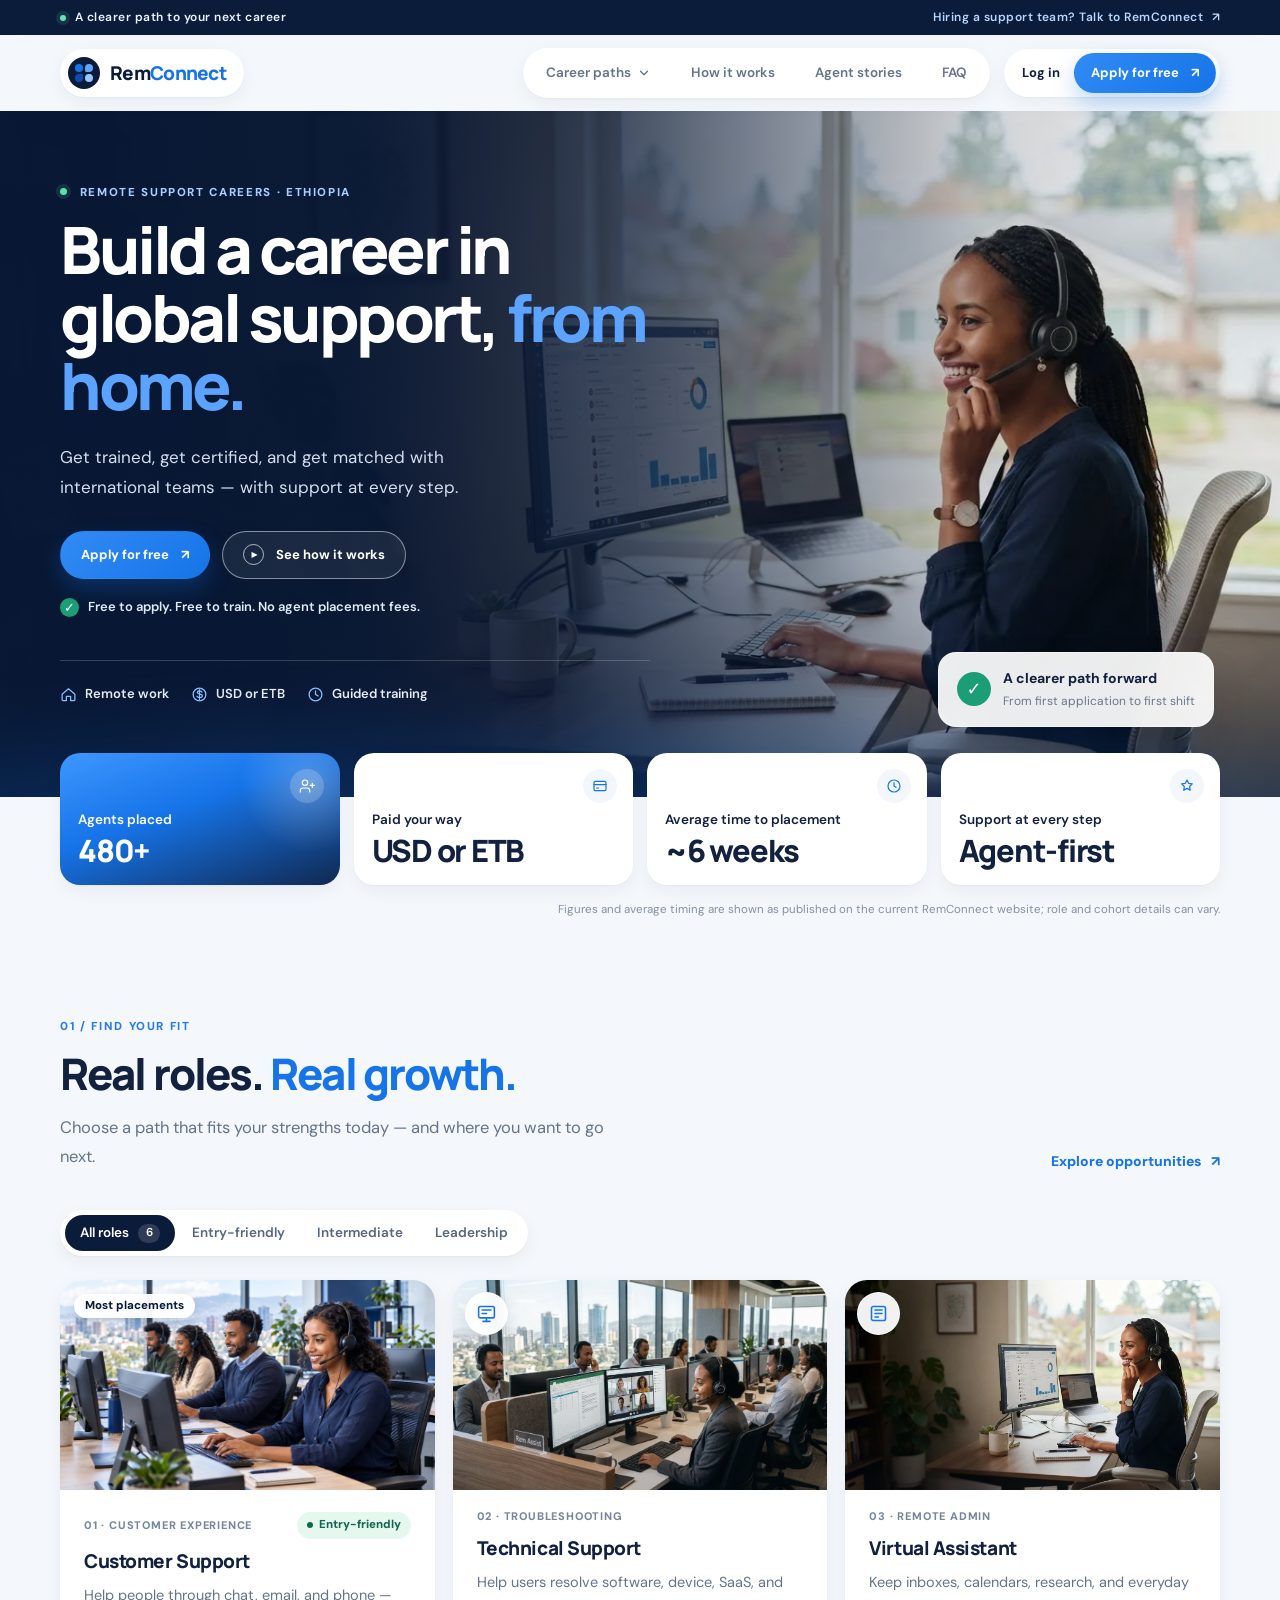
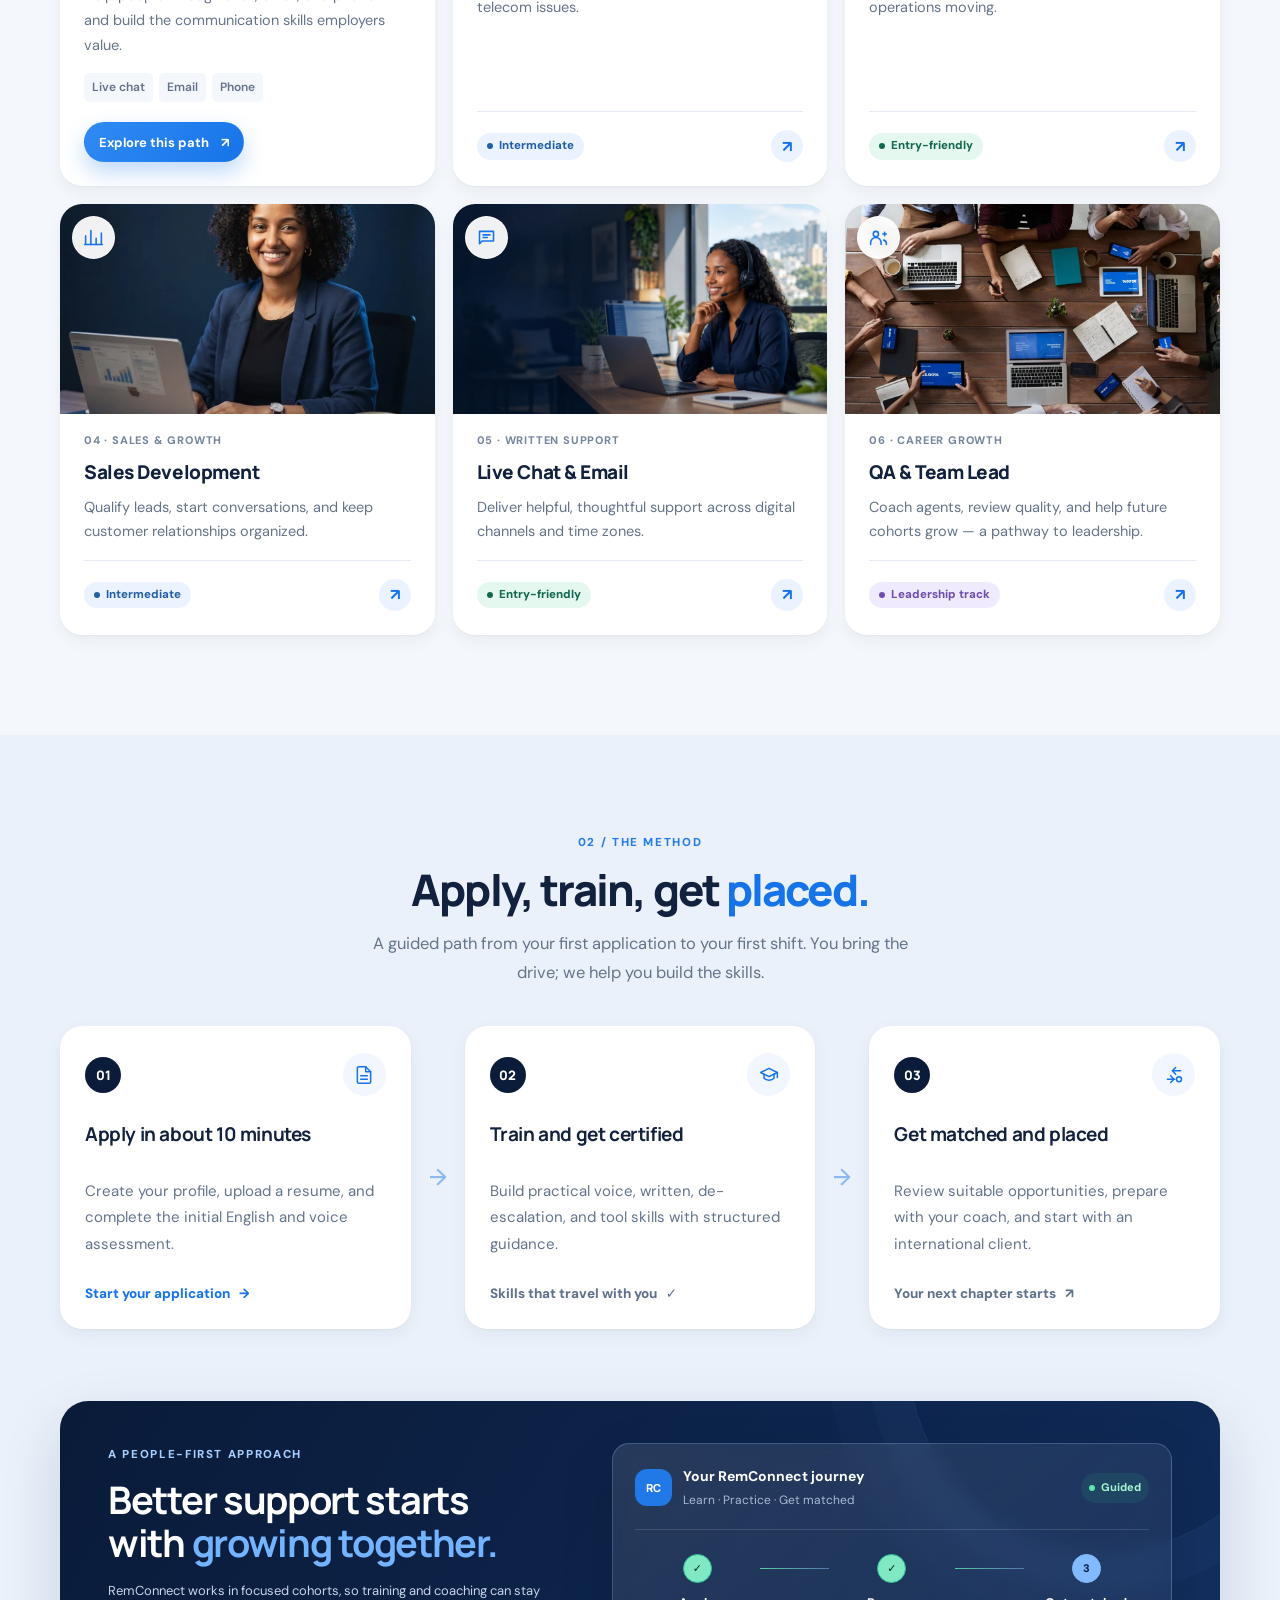
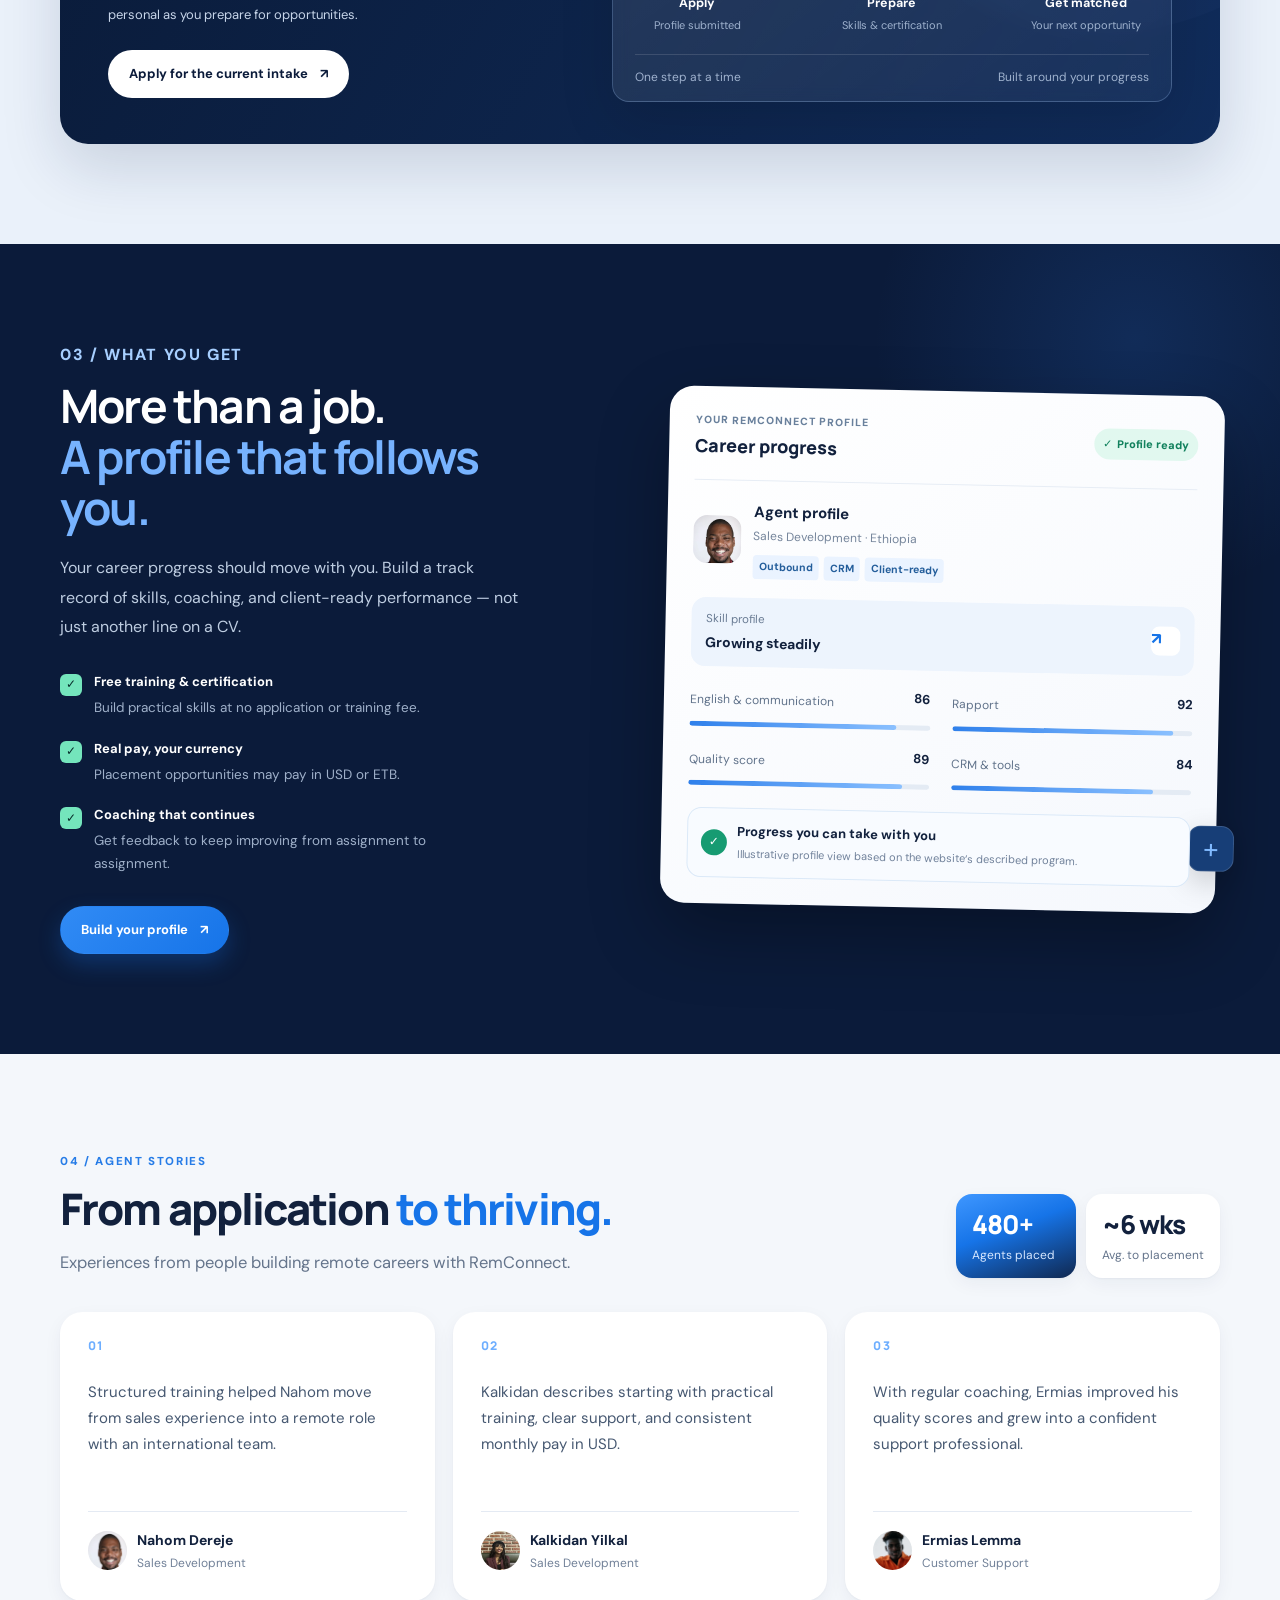
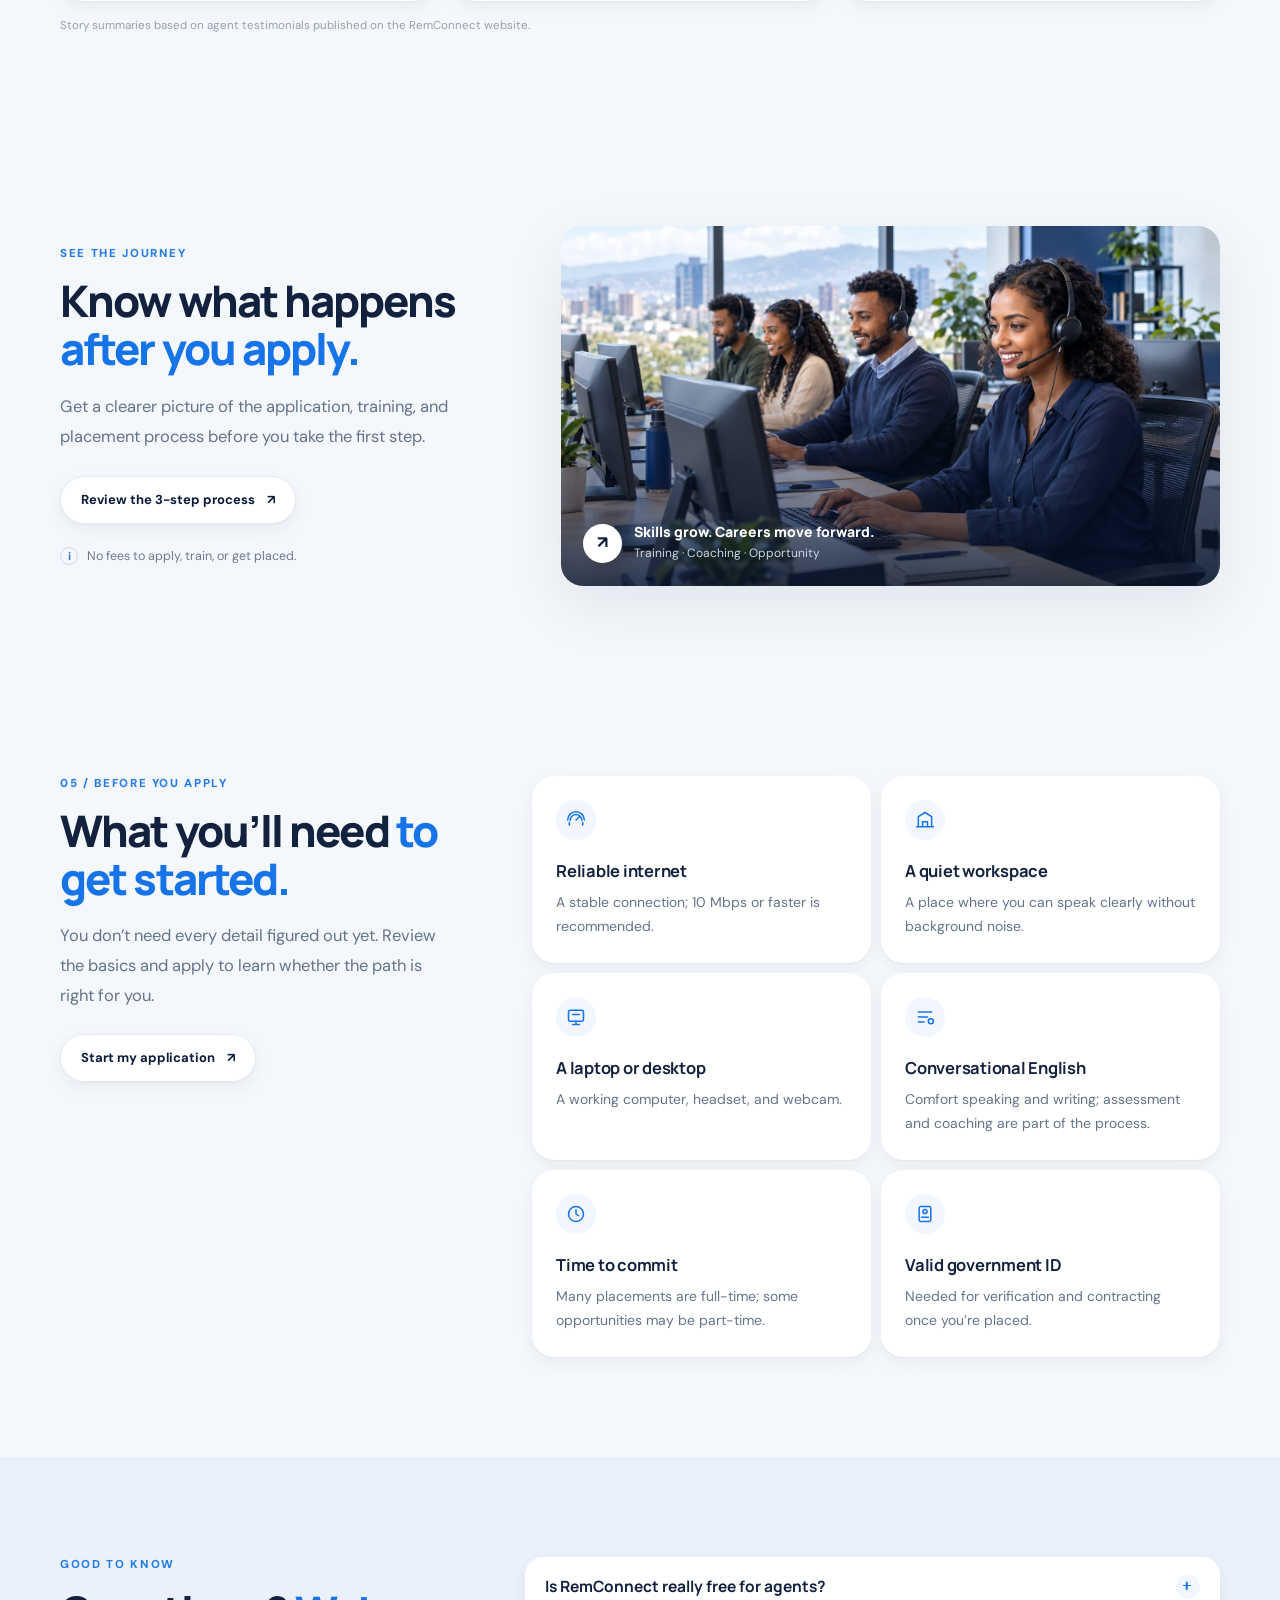
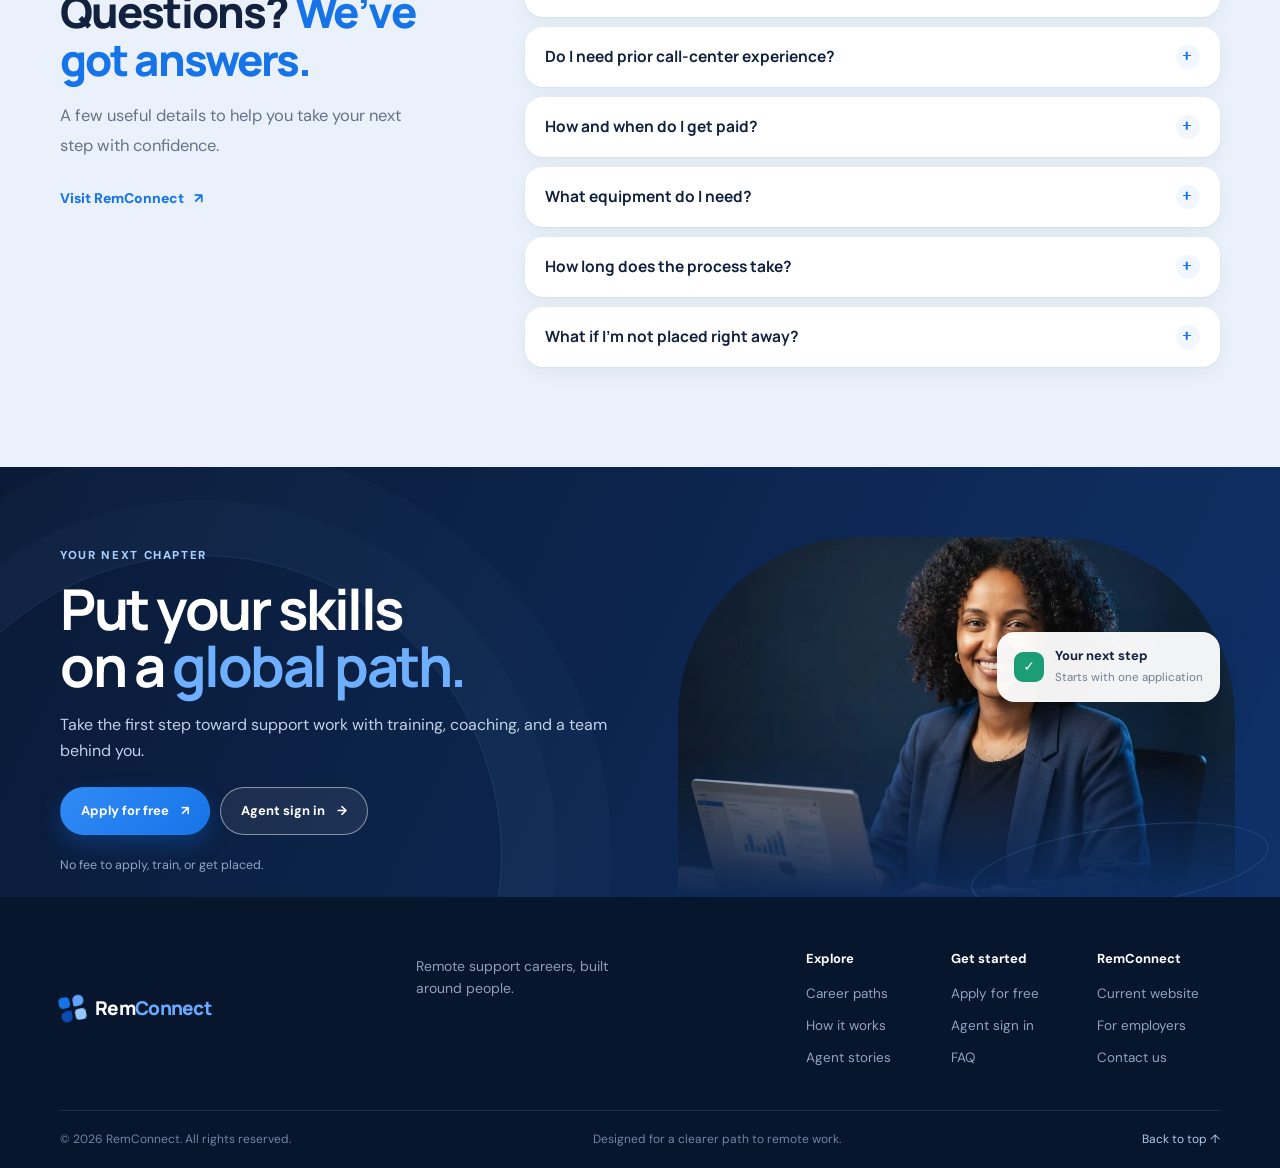
<file: index.html>
<!doctype html>
<html lang="en">
<head>
  <meta charset="utf-8">
  <meta name="viewport" content="width=device-width, initial-scale=1">
  <meta name="theme-color" content="#f7faff">
  <meta name="description" content="Build a remote support career from Ethiopia. RemConnect trains, certifies, and connects talent with international teams.">
  <meta property="og:title" content="RemConnect — Build a career from home">
  <meta property="og:description" content="A guided path to global support careers: training, certification, coaching, and placement.">
  <meta property="og:type" content="website">
  <title>RemConnect — Build a remote career from home</title>
  <link rel="preconnect" href="https://fonts.googleapis.com">
  <link rel="preconnect" href="https://fonts.gstatic.com" crossorigin>
  <link href="https://fonts.googleapis.com/css2?family=DM+Sans:wght@400;500;600;700&family=Manrope:wght@400;500;600;700;800&display=swap" rel="stylesheet">
  <link rel="stylesheet" href="styles.css">
  <link rel="stylesheet" href="admin-match.css?v=2">
  <link rel="stylesheet" href="readable.css?v=1">
  <link rel="stylesheet" href="mega.css?v=1">
  <script type="application/ld+json">
  {
    "@context":"https://schema.org",
    "@type":"Organization",
    "name":"RemConnect",
    "url":"https://www.remconnect.io/",
    "description":"Remote-support training, certification, and placement for talent in Ethiopia."
  }
  </script>
</head>
<body>
  <a class="skip-link" href="#main">Skip to content</a>
  <div class="announcement">
    <div class="container announcement-inner">
      <span><i aria-hidden="true"></i> A clearer path to your next career</span>
      <a href="https://www.remconnect.io/#contact">Hiring a support team? Talk to RemConnect <span aria-hidden="true">↗</span></a>
    </div>
  </div>
  <header class="site-header" id="top">
    <div class="container nav-wrap">
      <a class="brand" href="#top" aria-label="RemConnect home">
        <span class="brand-mark" aria-hidden="true"><span></span><span></span><span></span><span></span></span>
        <span>Rem<span>Connect</span></span>
      </a>
      <button class="menu-toggle" type="button" aria-label="Open navigation" aria-expanded="false" aria-controls="primary-nav">
        <span></span><span></span>
      </button>
      <nav class="primary-nav" id="primary-nav" aria-label="Main navigation">
        <div class="nav-links-box">
          <a href="#roles">Career paths</a>
          <a href="#method">How it works</a>
          <a href="#stories">Agent stories</a>
          <a href="#faq">FAQ</a>
        </div>
        <div class="nav-actions">
          <a class="nav-login" href="apply.html?screen=login">Log in</a>
          <a class="button button-primary button-small" href="apply.html">Apply for free <span aria-hidden="true">↗</span></a>
        </div>
      </nav>
    </div>
  </header>

  <main id="main">
    <section class="hero">
      <div class="hero-photo" role="img" aria-label="Remote support professional working at a laptop"></div>
      <div class="hero-overlay"></div>
      <div class="container hero-inner">
        <div class="hero-copy">
          <p class="eyebrow eyebrow-light"><span class="status-dot"></span> REMOTE SUPPORT CAREERS · ETHIOPIA</p>
          <h1>Build a career in global support, <span>from home.</span></h1>
          <p class="hero-description">Get trained, get certified, and get matched with international teams — with support at every step.</p>
          <div class="hero-actions">
            <a class="button button-primary" href="apply.html">Apply for free <span aria-hidden="true">↗</span></a>
            <a class="button button-ghost" href="#method"><span class="play-symbol" aria-hidden="true">▶</span> See how it works</a>
          </div>
          <div class="hero-assurance"><span class="assurance-check" aria-hidden="true">✓</span><span>Free to apply. Free to train. No agent placement fees.</span></div>
          <div class="hero-proof" aria-label="Program highlights">
            <span><svg viewBox="0 0 24 24" aria-hidden="true"><path d="M3 11.5 12 4l9 7.5v8a1 1 0 0 1-1 1h-5v-6h-6v6H4a1 1 0 0 1-1-1z"/></svg> Remote work</span>
            <span><svg viewBox="0 0 24 24" aria-hidden="true"><circle cx="12" cy="12" r="9"/><path d="M15.5 8.5c-.8-1.1-2-1.5-3.5-1.5-1.7 0-3 .8-3 2s1.2 1.8 3.1 2.2l.8.2c1.9.4 3.1 1 3.1 2.4s-1.4 2.6-3.6 2.6c-1.7 0-3.2-.7-4-1.9M12 5v14"/></svg> USD or ETB</span>
            <span><svg viewBox="0 0 24 24" aria-hidden="true"><circle cx="12" cy="12" r="9"/><path d="M12 7v5l3.5 2"/></svg> Guided training</span>
          </div>
        </div>
        <div class="hero-note" aria-label="Career support summary">
          <span class="hero-note-icon" aria-hidden="true">✓</span>
          <div><strong>A clearer path forward</strong><small>From first application to first shift</small></div>
        </div>
      </div>
      <div class="hero-bottom-glow" aria-hidden="true"></div>
    </section>

    <section class="proof-strip" aria-label="RemConnect highlights">
      <div class="container proof-grid">
        <div class="proof-item"><span class="proof-icon"><svg viewBox="0 0 24 24" aria-hidden="true"><path d="M16 21v-2a4 4 0 0 0-4-4H6a4 4 0 0 0-4 4v2M9 11a4 4 0 1 0 0-8 4 4 0 0 0 0 8ZM20 8v6M23 11h-6"/></svg></span><div><strong>480+</strong><span>Agents placed</span></div></div>
        <div class="proof-divider" aria-hidden="true"></div>
        <div class="proof-item"><span class="proof-icon"><svg viewBox="0 0 24 24" aria-hidden="true"><rect x="3" y="5" width="18" height="14" rx="2"/><path d="M3 10h18M7 15h3"/></svg></span><div><strong>USD or ETB</strong><span>Paid your way</span></div></div>
        <div class="proof-divider" aria-hidden="true"></div>
        <div class="proof-item"><span class="proof-icon"><svg viewBox="0 0 24 24" aria-hidden="true"><circle cx="12" cy="12" r="9"/><path d="M12 7v5l3 2"/></svg></span><div><strong>~6 weeks</strong><span>Average time to placement</span></div></div>
        <div class="proof-divider" aria-hidden="true"></div>
        <div class="proof-item"><span class="proof-icon"><svg viewBox="0 0 24 24" aria-hidden="true"><path d="m12 3 2.4 5 5.5.8-4 3.9.9 5.5-4.8-2.6-4.9 2.6.9-5.5-4-3.9 5.5-.8z"/></svg></span><div><strong>Agent-first</strong><span>Support at every step</span></div></div>
        <p class="proof-note">Figures and average timing are shown as published on the current RemConnect website; role and cohort details can vary.</p>
      </div>
    </section>

    <section class="section section-roles" id="roles">
      <div class="container">
        <div class="section-heading section-heading-row">
          <div>
            <p class="eyebrow">01 / FIND YOUR FIT</p>
            <h2>Real roles. <span>Real growth.</span></h2>
            <p class="section-intro">Choose a path that fits your strengths today — and where you want to go next.</p>
          </div>
          <a class="text-link desktop-link" href="apply.html">Explore opportunities <span aria-hidden="true">↗</span></a>
        </div>
        <div class="role-filters" role="group" aria-label="Filter roles by experience">
          <button type="button" class="filter-chip is-active" data-filter="all" aria-pressed="true">All roles <span>6</span></button>
          <button type="button" class="filter-chip" data-filter="entry" aria-pressed="false">Entry-friendly</button>
          <button type="button" class="filter-chip" data-filter="intermediate" aria-pressed="false">Intermediate</button>
          <button type="button" class="filter-chip" data-filter="leadership" aria-pressed="false">Leadership</button>
        </div>
        <div class="roles-grid" id="roles-grid">
          <article class="role-card role-featured" data-level="entry">
            <div class="role-image role-image-featured"><img src="assets/team-remconnect.webp" alt="Support professionals working together in a modern office" loading="lazy"><span class="image-badge">Most placements</span></div>
            <div class="role-content"><div class="role-meta"><span>01 · CUSTOMER EXPERIENCE</span><span class="level-pill level-entry">Entry-friendly</span></div><h3>Customer Support</h3><p>Help people through chat, email, and phone — and build the communication skills employers value.</p><div class="tag-row"><span>Live chat</span><span>Email</span><span>Phone</span></div><a class="button button-primary button-card" href="apply.html">Explore this path <span aria-hidden="true">↗</span></a></div>
          </article>
          <article class="role-card" data-level="intermediate"><div class="role-card-media"><img src="assets/hero.webp" alt="Support agents working with customer service tools" loading="lazy"><span class="role-icon" aria-hidden="true"><svg viewBox="0 0 24 24"><rect x="3" y="4" width="18" height="13" rx="2"/><path d="M8 21h8m-4-4v4M7 8h10M7 12h5"/></svg></span></div><div class="role-meta"><span>02 · TROUBLESHOOTING</span></div><h3>Technical Support</h3><p>Help users resolve software, device, SaaS, and telecom issues.</p><div class="role-footer"><span class="level-pill level-intermediate">Intermediate</span><a class="icon-link" href="apply.html" aria-label="Apply for technical support"><span aria-hidden="true">↗</span></a></div></article>
          <article class="role-card" data-level="entry"><div class="role-card-media"><img src="assets/hero-ai.webp" alt="Remote professional managing work at her home desk" loading="lazy"><span class="role-icon" aria-hidden="true"><svg viewBox="0 0 24 24"><rect x="4" y="4" width="16" height="16" rx="2"/><path d="M8 8h8M8 12h8M8 16h4"/></svg></span></div><div class="role-meta"><span>03 · REMOTE ADMIN</span></div><h3>Virtual Assistant</h3><p>Keep inboxes, calendars, research, and everyday operations moving.</p><div class="role-footer"><span class="level-pill level-entry">Entry-friendly</span><a class="icon-link" href="apply.html" aria-label="Apply for virtual assistant"><span aria-hidden="true">↗</span></a></div></article>
          <article class="role-card" data-level="intermediate"><div class="role-card-media"><img src="assets/cta-ai.webp" alt="Professional preparing for a client conversation at her laptop" loading="lazy"><span class="role-icon" aria-hidden="true"><svg viewBox="0 0 24 24"><path d="M3 20V10m6 10V4m6 16v-7m6 7V7"/><path d="M2 20h20"/></svg></span></div><div class="role-meta"><span>04 · SALES & GROWTH</span></div><h3>Sales Development</h3><p>Qualify leads, start conversations, and keep customer relationships organized.</p><div class="role-footer"><span class="level-pill level-intermediate">Intermediate</span><a class="icon-link" href="apply.html" aria-label="Apply for sales development"><span aria-hidden="true">↗</span></a></div></article>
          <article class="role-card" data-level="entry"><div class="role-card-media"><img src="assets/hero-remconnect.webp" alt="Customer support professional wearing a headset at work" loading="lazy"><span class="role-icon" aria-hidden="true"><svg viewBox="0 0 24 24"><path d="M4 5h16v11H7l-3 3z"/><path d="M8 9h8M8 12h5"/></svg></span></div><div class="role-meta"><span>05 · WRITTEN SUPPORT</span></div><h3>Live Chat & Email</h3><p>Deliver helpful, thoughtful support across digital channels and time zones.</p><div class="role-footer"><span class="level-pill level-entry">Entry-friendly</span><a class="icon-link" href="apply.html" aria-label="Apply for live chat and email"><span aria-hidden="true">↗</span></a></div></article>
          <article class="role-card" data-level="leadership"><div class="role-card-media"><img src="assets/roles-team.webp" alt="Team members collaborating around a shared workspace" loading="lazy"><span class="role-icon" aria-hidden="true"><svg viewBox="0 0 24 24"><circle cx="9" cy="8" r="3"/><path d="M3 20v-2a6 6 0 0 1 12 0v2M17 8h4m-2-2v4M18 15a4 4 0 0 1 3 4v1"/></svg></span></div><div class="role-meta"><span>06 · CAREER GROWTH</span></div><h3>QA & Team Lead</h3><p>Coach agents, review quality, and help future cohorts grow — a pathway to leadership.</p><div class="role-footer"><span class="level-pill level-leadership">Leadership track</span><a class="icon-link" href="apply.html" aria-label="Learn about QA and team lead"><span aria-hidden="true">↗</span></a></div></article>
        </div>
        <p class="filter-empty" id="filter-empty" hidden>No roles match this filter. <button type="button" data-filter="all">View all roles</button></p>
      </div>
    </section>

    <section class="section section-method" id="method">
      <div class="container">
        <div class="section-heading section-heading-centered">
          <p class="eyebrow">02 / THE METHOD</p>
          <h2>Apply, train, get <span>placed.</span></h2>
          <p class="section-intro">A guided path from your first application to your first shift. You bring the drive; we help you build the skills.</p>
        </div>
        <div class="steps-grid">
          <article class="step-card"><div class="step-top"><span class="step-number">01</span><span class="step-icon" aria-hidden="true"><svg viewBox="0 0 24 24"><path d="M14 2H6a2 2 0 0 0-2 2v16a2 2 0 0 0 2 2h12a2 2 0 0 0 2-2V8z"/><path d="M14 2v6h6M8 13h8M8 17h8"/></svg></span></div><h3>Apply in about 10 minutes</h3><p>Create your profile, upload a resume, and complete the initial English and voice assessment.</p><a href="apply.html" class="step-link">Start your application <span aria-hidden="true">→</span></a></article>
          <span class="step-connector" aria-hidden="true">→</span>
          <article class="step-card"><div class="step-top"><span class="step-number">02</span><span class="step-icon" aria-hidden="true"><svg viewBox="0 0 24 24"><path d="m2 9 10-5 10 5-10 5z"/><path d="M6 11v5c3 3 9 3 12 0v-5M22 9v6"/></svg></span></div><h3>Train and get certified</h3><p>Build practical voice, written, de-escalation, and tool skills with structured guidance.</p><span class="step-link step-link-static">Skills that travel with you <span aria-hidden="true">✓</span></span></article>
          <span class="step-connector" aria-hidden="true">→</span>
          <article class="step-card"><div class="step-top"><span class="step-number">03</span><span class="step-icon" aria-hidden="true"><svg viewBox="0 0 24 24"><path d="M20 7h-9M14 3l-4 4 4 4M4 17h9m-5-4 4 4-4 4"/><circle cx="18" cy="17" r="3"/></svg></span></div><h3>Get matched and placed</h3><p>Review suitable opportunities, prepare with your coach, and start with an international client.</p><span class="step-link step-link-static">Your next chapter starts <span aria-hidden="true">↗</span></span></article>
        </div>
        <div class="cohort-banner">
          <div class="cohort-copy"><p class="eyebrow eyebrow-light">A PEOPLE-FIRST APPROACH</p><h3>Better support starts with <span>growing together.</span></h3><p>RemConnect works in focused cohorts, so training and coaching can stay personal as you prepare for opportunities.</p><a class="button button-white" href="apply.html">Apply for the current intake <span aria-hidden="true">↗</span></a></div>
          <div class="cohort-visual" aria-label="Cohort progress overview">
            <div class="cohort-card-top"><span class="cohort-orb">RC</span><span><strong>Your RemConnect journey</strong><small>Learn · Practice · Get matched</small></span><span class="live-pill"><i></i> Guided</span></div>
            <div class="cohort-track"><div class="track-step is-complete"><span>✓</span><div><strong>Apply</strong><small>Profile submitted</small></div></div><div class="track-line"></div><div class="track-step is-complete"><span>✓</span><div><strong>Prepare</strong><small>Skills & certification</small></div></div><div class="track-line"></div><div class="track-step is-current"><span>3</span><div><strong>Get matched</strong><small>Your next opportunity</small></div></div></div>
            <p class="cohort-card-foot"><span>One step at a time</span><span>Built around your progress</span></p>
          </div>
        </div>
      </div>
    </section>

    <section class="section section-profile">
      <div class="container profile-layout">
        <div class="profile-copy"><p class="eyebrow eyebrow-light">03 / WHAT YOU GET</p><h2>More than a job.<br><span>A profile that follows you.</span></h2><p class="profile-lead">Your career progress should move with you. Build a track record of skills, coaching, and client-ready performance — not just another line on a CV.</p><div class="benefit-list"><div><span class="check-icon" aria-hidden="true">✓</span><p><strong>Free training & certification</strong><small>Build practical skills at no application or training fee.</small></p></div><div><span class="check-icon" aria-hidden="true">✓</span><p><strong>Real pay, your currency</strong><small>Placement opportunities may pay in USD or ETB.</small></p></div><div><span class="check-icon" aria-hidden="true">✓</span><p><strong>Coaching that continues</strong><small>Get feedback to keep improving from assignment to assignment.</small></p></div></div><a class="button button-primary" href="apply.html">Build your profile <span aria-hidden="true">↗</span></a></div>
        <div class="profile-dashboard" aria-label="Illustrative agent progress card">
          <div class="dashboard-head"><div><span class="dashboard-kicker">YOUR REMCONNECT PROFILE</span><strong>Career progress</strong></div><span class="verified-pill"><span aria-hidden="true">✓</span> Profile ready</span></div>
          <div class="dashboard-person"><img class="profile-avatar" src="assets/agent-nahom.webp" alt="" loading="lazy"><div><strong>Agent profile</strong><small>Sales Development · Ethiopia</small><span class="profile-tags"><i>Outbound</i><i>CRM</i><i>Client-ready</i></span></div></div>
          <div class="dashboard-score"><div><span>Skill profile</span><strong>Growing steadily</strong></div><span class="score-icon" aria-hidden="true">↗</span></div>
          <div class="score-row"><div><span>English & communication</span><strong>86</strong><div class="score-bar"><i style="width:86%"></i></div></div><div><span>Rapport</span><strong>92</strong><div class="score-bar"><i style="width:92%"></i></div></div></div>
          <div class="score-row"><div><span>Quality score</span><strong>89</strong><div class="score-bar"><i style="width:89%"></i></div></div><div><span>CRM & tools</span><strong>84</strong><div class="score-bar"><i style="width:84%"></i></div></div></div>
          <div class="dashboard-footer"><span class="dashboard-check">✓</span><div><strong>Progress you can take with you</strong><small>Illustrative profile view based on the website’s described program.</small></div></div>
          <div class="dashboard-deco" aria-hidden="true">+</div>
        </div>
      </div>
    </section>

    <section class="section section-stories" id="stories">
      <div class="container">
        <div class="section-heading section-heading-row stories-heading"><div><p class="eyebrow">04 / AGENT STORIES</p><h2>From application <span>to thriving.</span></h2><p class="section-intro">Experiences from people building remote careers with RemConnect.</p></div><div class="story-stats"><div><strong>480+</strong><span>Agents placed</span></div><div><strong>~6 wks</strong><span>Avg. to placement</span></div></div></div>
        <div class="testimonials-grid">
          <article class="testimonial-card"><div class="quote-mark" aria-hidden="true">01</div><p>Structured training helped Nahom move from sales experience into a remote role with an international team.</p><div class="testimonial-person"><img src="assets/agent-nahom.webp" alt="" loading="lazy"><div><strong>Nahom Dereje</strong><span>Sales Development</span></div></div></article>
          <article class="testimonial-card"><div class="quote-mark" aria-hidden="true">02</div><p>Kalkidan describes starting with practical training, clear support, and consistent monthly pay in USD.</p><div class="testimonial-person"><img src="assets/agent-kalkidan.webp" alt="" loading="lazy"><div><strong>Kalkidan Yilkal</strong><span>Sales Development</span></div></div></article>
          <article class="testimonial-card"><div class="quote-mark" aria-hidden="true">03</div><p>With regular coaching, Ermias improved his quality scores and grew into a confident support professional.</p><div class="testimonial-person"><img src="assets/agent-ermias.webp" alt="" loading="lazy"><div><strong>Ermias Lemma</strong><span>Customer Support</span></div></div></article>
        </div>
        <p class="disclaimer">Story summaries based on agent testimonials published on the RemConnect website.</p>
      </div>
    </section>

    <section class="section section-team">
      <div class="container team-layout">
        <div class="team-copy"><p class="eyebrow">SEE THE JOURNEY</p><h2>Know what happens <span>after you apply.</span></h2><p class="section-intro">Get a clearer picture of the application, training, and placement process before you take the first step.</p><a class="button button-outline" href="#method">Review the 3-step process <span aria-hidden="true">↗</span></a><div class="team-footnote"><span class="team-foot-icon" aria-hidden="true">i</span><span>No fees to apply, train, or get placed.</span></div></div>
        <div class="team-image-card"><img src="assets/team-remconnect.webp" alt="East African remote-support professionals working as a team" loading="lazy"><div class="image-caption"><span class="caption-play" aria-hidden="true">↗</span><div><strong>Skills grow. Careers move forward.</strong><small>Training · Coaching · Opportunity</small></div></div></div>
      </div>
    </section>

    <section class="section section-needs" id="requirements">
      <div class="container needs-layout">
        <div class="needs-intro"><p class="eyebrow">05 / BEFORE YOU APPLY</p><h2>What you’ll need <span>to get started.</span></h2><p class="section-intro">You don’t need every detail figured out yet. Review the basics and apply to learn whether the path is right for you.</p><a class="button button-outline" href="apply.html">Start my application <span aria-hidden="true">↗</span></a></div>
        <div class="needs-grid">
          <article class="need-item"><span class="need-icon" aria-hidden="true"><svg viewBox="0 0 24 24"><path d="M5 12.5a7 7 0 0 1 14 0M2 12a10 10 0 0 1 20 0M12 12l4-4M4 15v3m16-3v3"/></svg></span><h3>Reliable internet</h3><p>A stable connection; 10 Mbps or faster is recommended.</p></article>
          <article class="need-item"><span class="need-icon" aria-hidden="true"><svg viewBox="0 0 24 24"><path d="M4 20V8l8-5 8 5v12M2 20h20M9 20v-6h6v6"/></svg></span><h3>A quiet workspace</h3><p>A place where you can speak clearly without background noise.</p></article>
          <article class="need-item"><span class="need-icon" aria-hidden="true"><svg viewBox="0 0 24 24"><rect x="3" y="4" width="18" height="13" rx="2"/><path d="M8 21h8m-4-4v4M8 9h8"/></svg></span><h3>A laptop or desktop</h3><p>A working computer, headset, and webcam.</p></article>
          <article class="need-item"><span class="need-icon" aria-hidden="true"><svg viewBox="0 0 24 24"><path d="M4 6h16M4 12h11M4 18h7"/><circle cx="19" cy="17" r="3"/></svg></span><h3>Conversational English</h3><p>Comfort speaking and writing; assessment and coaching are part of the process.</p></article>
          <article class="need-item"><span class="need-icon" aria-hidden="true"><svg viewBox="0 0 24 24"><circle cx="12" cy="12" r="9"/><path d="M12 7v5l3 2"/></svg></span><h3>Time to commit</h3><p>Many placements are full-time; some opportunities may be part-time.</p></article>
          <article class="need-item"><span class="need-icon" aria-hidden="true"><svg viewBox="0 0 24 24"><rect x="5" y="3" width="14" height="18" rx="2"/><circle cx="12" cy="9" r="2.5"/><path d="M8 16h8"/></svg></span><h3>Valid government ID</h3><p>Needed for verification and contracting once you’re placed.</p></article>
        </div>
      </div>
    </section>

    <section class="section section-faq" id="faq">
      <div class="container faq-layout">
        <div class="faq-intro"><p class="eyebrow">GOOD TO KNOW</p><h2>Questions? <span>We’ve got answers.</span></h2><p class="section-intro">A few useful details to help you take your next step with confidence.</p><a class="text-link" href="https://www.remconnect.io/">Visit RemConnect <span aria-hidden="true">↗</span></a></div>
        <div class="faq-list">
          <details class="faq-item"><summary>Is RemConnect really free for agents?<span aria-hidden="true"></span></summary><div class="faq-answer"><p>RemConnect’s public website states that agents do not pay to apply, train, or get placed. Employers pay for the service. Be cautious of anyone claiming to represent RemConnect who asks for a fee.</p></div></details>
          <details class="faq-item"><summary>Do I need prior call-center experience?<span aria-hidden="true"></span></summary><div class="faq-answer"><p>No prior call-center experience is required for some entry-friendly paths. You’ll need conversational English, a willingness to learn, and the ability to complete the assessment and training process.</p></div></details>
          <details class="faq-item"><summary>How and when do I get paid?<span aria-hidden="true"></span></summary><div class="faq-answer"><p>Pay depends on the placement and agreement. RemConnect describes monthly pay in USD or ETB and states that it does not take a cut of an agent’s wage. Confirm the terms for a specific role before accepting it.</p></div></details>
          <details class="faq-item"><summary>What equipment do I need?<span aria-hidden="true"></span></summary><div class="faq-answer"><p>You’ll generally need a laptop or desktop, a working headset with microphone, a webcam, reliable internet, and a quiet workspace. A power backup can be helpful but is not listed as a requirement to apply.</p></div></details>
          <details class="faq-item"><summary>How long does the process take?<span aria-hidden="true"></span></summary><div class="faq-answer"><p>The public website describes around six weeks on average from application through training to a first shift. Timing can vary based on the cohort and your progress.</p></div></details>
          <details class="faq-item"><summary>What if I’m not placed right away?<span aria-hidden="true"></span></summary><div class="faq-answer"><p>RemConnect describes continued coaching and ongoing matching for eligible agents while suitable opportunities are being found. Ask the team about the current process and terms for your cohort.</p></div></details>
        </div>
      </div>
    </section>

    <section class="final-cta">
      <div class="container final-cta-inner">
        <div><p class="eyebrow eyebrow-light">YOUR NEXT CHAPTER</p><h2>Put your skills<br>on a <span>global path.</span></h2><p>Take the first step toward support work with training, coaching, and a team behind you.</p><div class="final-actions"><a class="button button-primary" href="apply.html">Apply for free <span aria-hidden="true">↗</span></a><a class="button button-ghost" href="apply.html?screen=login">Agent sign in <span aria-hidden="true">→</span></a></div><small class="cta-footnote">No fee to apply, train, or get placed.</small></div>
        <div class="final-visual"><img src="assets/cta-ai.webp" alt="Remote support professional smiling at her laptop" loading="lazy"><div class="floating-note"><span class="floating-check" aria-hidden="true">✓</span><span><strong>Your next step</strong><small>Starts with one application</small></span></div><div class="final-orbit" aria-hidden="true"></div></div>
      </div>
    </section>
  </main>

  <footer class="site-footer">
    <div class="container footer-top"><a class="brand brand-footer" href="#top" aria-label="RemConnect home"><span class="brand-mark" aria-hidden="true"><span></span><span></span><span></span><span></span></span><span>Rem<span>Connect</span></span></a><p>Remote support careers, built around people.</p><div class="footer-links"><div><strong>Explore</strong><a href="#roles">Career paths</a><a href="#method">How it works</a><a href="#stories">Agent stories</a></div><div><strong>Get started</strong><a href="apply.html">Apply for free</a><a href="apply.html?screen=login">Agent sign in</a><a href="#faq">FAQ</a></div><div><strong>RemConnect</strong><a href="https://www.remconnect.io/">Current website</a><a href="https://www.remconnect.io/#contact">For employers</a><a href="mailto:apply@remconnect.io">Contact us</a></div></div></div>
    <div class="container footer-bottom"><span>© 2026 RemConnect. All rights reserved.</span><span>Designed for a clearer path to remote work.</span><a href="#top">Back to top ↑</a></div>
  </footer>
  <div class="mobile-apply" id="mobile-apply" hidden><span>Ready for your next step?</span><a href="apply.html">Apply for free <b aria-hidden="true">↗</b></a></div>
  <script src="script.js"></script>
  <script src="admin-match.js?v=1"></script>
  <script src="mega.js?v=2"></script>
</body>
</html>
</file>
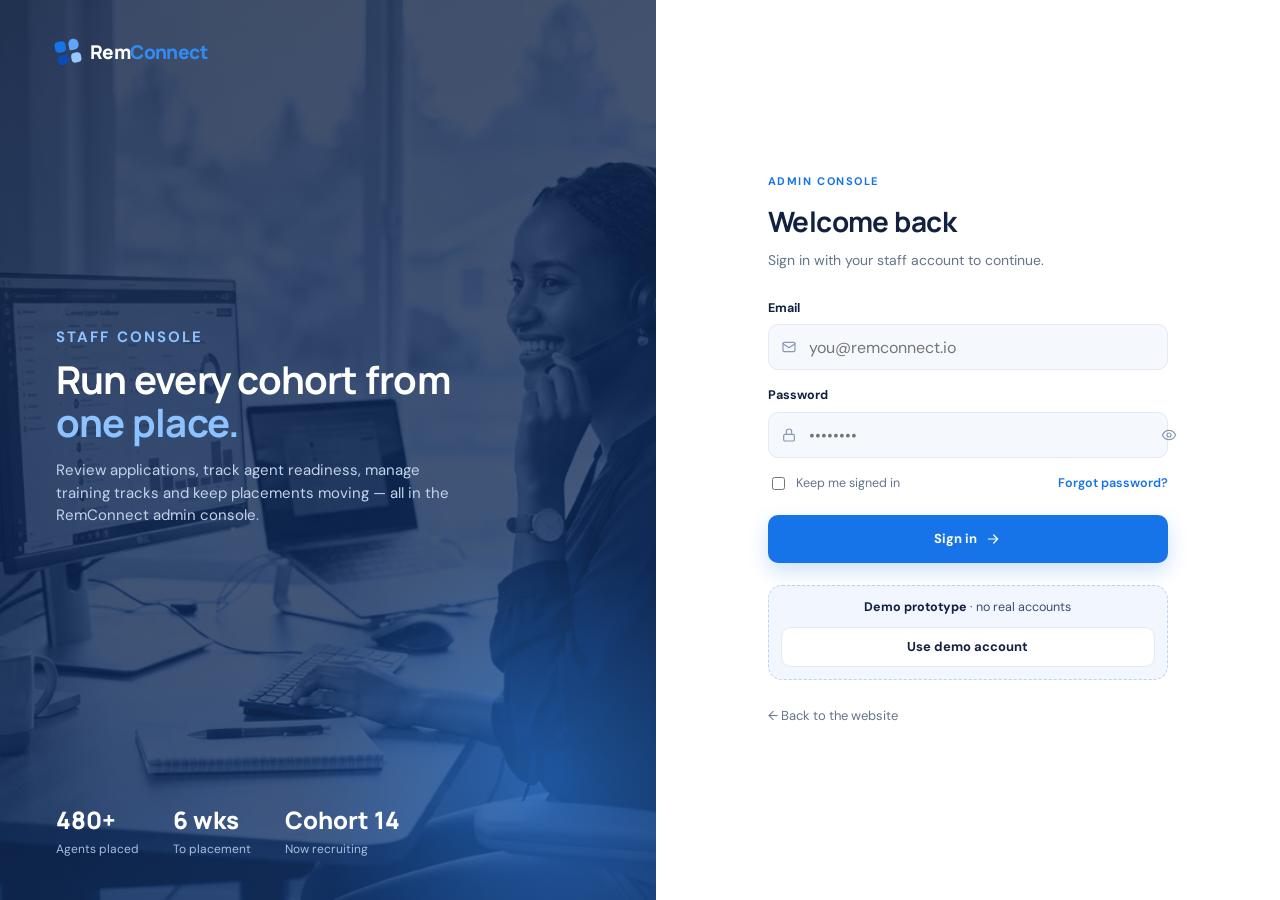
<file: admin/index.html>
<!doctype html>
<html lang="en">
<head>
  <meta charset="utf-8">
  <meta name="viewport" content="width=device-width, initial-scale=1">
  <meta name="robots" content="noindex">
  <title>Dashboard — RemConnect Admin Console</title>
  <link rel="icon" href="../assets/logo.png">
  <link rel="preconnect" href="https://fonts.googleapis.com">
  <link rel="preconnect" href="https://fonts.gstatic.com" crossorigin>
  <link href="https://fonts.googleapis.com/css2?family=DM+Sans:wght@400;500;600;700&family=Manrope:wght@500;600;700;800&display=swap" rel="stylesheet">
  <link rel="stylesheet" href="admin.css?v=4">
  <link rel="stylesheet" href="dashboard.css?v=4">
  <link rel="stylesheet" href="views.css?v=7">
  <link rel="stylesheet" href="modern.css?v=12">
  <link rel="stylesheet" href="screens.css?v=14">
  <link rel="stylesheet" href="screens-learning.css?v=13">
  <link rel="stylesheet" href="sidebar.css?v=17">
  <link rel="stylesheet" href="charts.css?v=17">
  <link rel="stylesheet" href="ui-extras.css?v=22">
  <link rel="stylesheet" href="layout.css?v=21">
  <link rel="stylesheet" href="roles.css?v=24">
  <link rel="stylesheet" href="search.css?v=25">
  <script>
    // Demo auth guard + saved theme (applied before paint).
    (function () {
      var s = null, t = null;
      try { s = sessionStorage.getItem('rc-admin-session') || localStorage.getItem('rc-admin-session'); t = localStorage.getItem('rc-admin-theme'); } catch (e) {}
      if (!s) location.replace('login.html');
      if (t === 'dark') document.documentElement.setAttribute('data-theme', 'dark');
    })();
  </script>
</head>
<body class="dash">
  <div class="frame">
    <header class="topbar">
      <a class="pill-box logo-pill" href="#overview" aria-label="RemConnect admin home">
        <span class="logo-dot"><span class="brand-mark" aria-hidden="true"><span></span><span></span><span></span><span></span></span></span>
        <span class="brand-text">Rem<span>Connect</span></span>
      </a>
      <nav class="pill-box main-nav" id="mainNav" aria-label="Admin sections"></nav>
      <div class="pill-box icons-pill">
        <button class="round" id="searchBtn" aria-label="Search (Ctrl K)"><svg class="icon" viewBox="0 0 24 24"><circle cx="11" cy="11" r="7"/><path d="m20 20-3.5-3.5"/></svg></button>
        <button class="round" id="bell" aria-label="Notifications"><svg class="icon" viewBox="0 0 24 24"><path d="M6 8a6 6 0 1 1 12 0c0 7 3 9 3 9H3s3-2 3-9"/><path d="M10.3 21a1.94 1.94 0 0 0 3.4 0"/></svg><span class="dot"></span></button>
        <button class="round" id="alertBtn" aria-label="System status"><svg class="icon" viewBox="0 0 24 24"><circle cx="12" cy="12" r="9"/><path d="M12 8v5M12 16h.01"/></svg></button>
        <span class="pill-sep" aria-hidden="true"></span>
        <button class="round" id="helpBtn" aria-label="Help" title="Help"><svg class="icon" viewBox="0 0 24 24"><circle cx="12" cy="12" r="9"/><path d="M9.5 9a2.5 2.5 0 1 1 3.5 2.3c-.6.3-1 .9-1 1.6V14M12 17h.01"/></svg></button>
      </div>
      <div class="pill-box user-pill" id="userPill" tabindex="0" aria-haspopup="menu">
        <span class="avatar" id="userInitial">S</span>
        <div class="who"><b id="userName">Rem SuperAdmin</b><small id="userEmail">superadmin@remconnect.io</small></div>
        <svg class="icon" viewBox="0 0 24 24" style="width:14px;height:14px"><path d="m6 9 6 6 6-6"/></svg>
        <div class="user-menu" id="userMenu" role="menu">
          <a href="#profile" role="menuitem">My profile</a>
          <a href="../index.html" role="menuitem">View website</a>
          <button id="themeToggle" role="menuitem">Switch light / dark</button>
          <button id="signOut" role="menuitem">Sign out</button>
        </div>
      </div>
    </header>

    <div class="body-wrap">
      <aside class="rail" id="rail" aria-label="Quick navigation"></aside>
      <main id="content"></main>
    </div>
  </div>
  <div class="toast" id="toast" role="status"></div>

  <script src="demo-config.js"></script>
  <script src="screens.js?v=24"></script>
  <script src="admin.js?v=25"></script>
  <script src="search.js?v=27"></script>
  <script src="dropdown.js?v=19"></script>
</body>
</html>
</file>
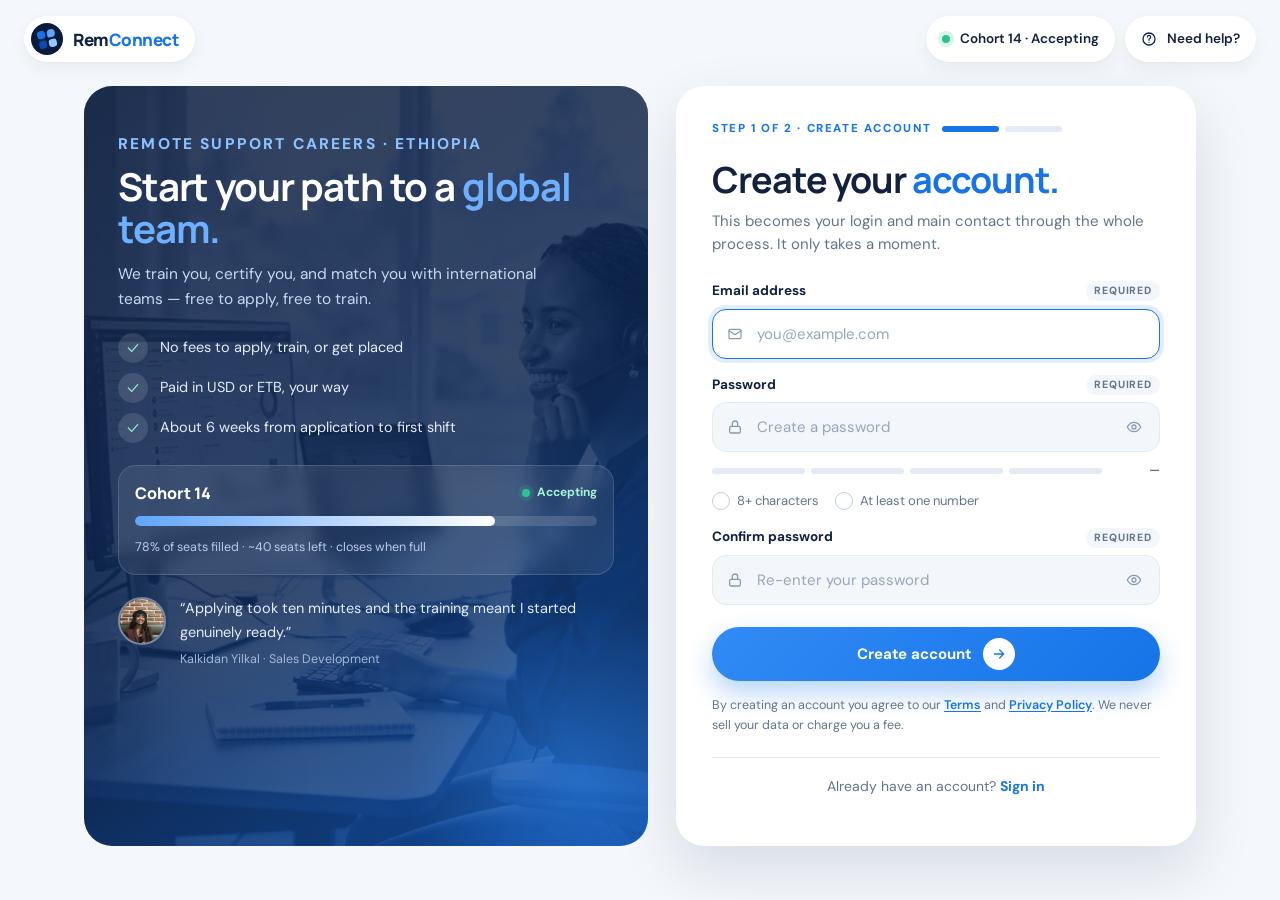
<file: apply.html>
<!doctype html>
<html lang="en">
<head>
  <meta charset="utf-8">
  <meta name="viewport" content="width=device-width, initial-scale=1">
  <title>Apply — RemConnect</title>
  <meta name="description" content="Create your RemConnect account to start your application, or sign in to continue.">
  <link rel="icon" href="assets/logo.png">
  <link rel="preconnect" href="https://fonts.googleapis.com">
  <link rel="preconnect" href="https://fonts.gstatic.com" crossorigin>
  <link href="https://fonts.googleapis.com/css2?family=DM+Sans:wght@400;500;600;700&family=Manrope:wght@600;700;800&display=swap" rel="stylesheet">
  <link rel="stylesheet" href="apply.css?v=4">
</head>
<body>
  <svg width="0" height="0" style="position:absolute" aria-hidden="true">
    <symbol id="i-mail" viewBox="0 0 24 24"><rect x="3" y="5" width="18" height="14" rx="2"/><path d="m3 7 9 6 9-6"/></symbol>
    <symbol id="i-lock" viewBox="0 0 24 24"><rect x="4" y="11" width="16" height="10" rx="2"/><path d="M8 11V7a4 4 0 0 1 8 0v4"/></symbol>
    <symbol id="i-eye" viewBox="0 0 24 24"><path d="M2 12s3.5-7 10-7 10 7 10 7-3.5 7-10 7S2 12 2 12Z"/><circle cx="12" cy="12" r="3"/></symbol>
    <symbol id="i-eyeoff" viewBox="0 0 24 24"><path d="M3 3l18 18M10.6 5.1A10 10 0 0 1 12 5c6.5 0 10 7 10 7a17 17 0 0 1-3.2 4M6.6 6.6C3.9 8.4 2 12 2 12s3.5 7 10 7c1.7 0 3.2-.5 4.5-1.2"/><path d="M9.9 9.9a3 3 0 0 0 4.2 4.2"/></symbol>
    <symbol id="i-arrow" viewBox="0 0 24 24"><path d="M5 12h14M13 6l6 6-6 6"/></symbol>
    <symbol id="i-check" viewBox="0 0 24 24"><path d="m5 12 5 5 9-10"/></symbol>
    <symbol id="i-info" viewBox="0 0 24 24"><circle cx="12" cy="12" r="9"/><path d="M12 8h.01M11 12h1v5h1"/></symbol>
    <symbol id="i-help" viewBox="0 0 24 24"><circle cx="12" cy="12" r="9"/><path d="M9.5 9a2.5 2.5 0 1 1 3.5 2.3c-.6.3-1 .9-1 1.6V14M12 17h.01"/></symbol>
    <symbol id="i-upload" viewBox="0 0 24 24"><path d="M12 16V4M7 9l5-5 5 5M5 20h14"/></symbol>
    <symbol id="i-file" viewBox="0 0 24 24"><path d="M14 3H6v18h12V7z"/><path d="M14 3v4h4M9 13h6M9 17h6"/></symbol>
    <symbol id="i-x" viewBox="0 0 24 24"><path d="M6 6l12 12M18 6 6 18"/></symbol>
    <symbol id="i-user" viewBox="0 0 24 24"><circle cx="12" cy="8" r="4"/><path d="M4 21a8 8 0 0 1 16 0"/></symbol>
    <symbol id="i-phone" viewBox="0 0 24 24"><path d="M5 4h4l2 5-2.5 1.5a11 11 0 0 0 5 5L15 13l5 2v4a2 2 0 0 1-2 2A16 16 0 0 1 3 6a2 2 0 0 1 2-2"/></symbol>
    <symbol id="i-mic" viewBox="0 0 24 24"><rect x="9" y="3" width="6" height="11" rx="3"/><path d="M5 11a7 7 0 0 0 14 0M12 18v3"/></symbol>
    <symbol id="i-stop" viewBox="0 0 24 24"><rect x="7" y="7" width="10" height="10" rx="2"/></symbol>
    <symbol id="i-back" viewBox="0 0 24 24"><path d="M19 12H5M11 6l-6 6 6 6"/></symbol>
    <symbol id="i-edit" viewBox="0 0 24 24"><path d="M4 20h4L19 9l-4-4L4 16z"/><path d="m14 6 4 4"/></symbol>
  </svg>

  <header class="ap-header">
    <a class="pill brand" href="index.html" aria-label="RemConnect home">
      <span class="brand-dot"><span class="brand-mark" aria-hidden="true"><span></span><span></span><span></span><span></span></span></span>
      <span>Rem<b>Connect</b></span>
    </a>
    <div class="ap-head-right">
      <span class="pill cohort-pill"><i class="live" aria-hidden="true"></i>Cohort 14 · Accepting</span>
      <a class="pill link" href="mailto:apply@remconnect.io"><svg class="icon"><use href="#i-help"/></svg>Need help?</a>
    </div>
  </header>

  <main class="ap">
    <aside class="ap-side" aria-label="Why RemConnect">
      <div>
        <p class="eyebrow">Remote support careers · Ethiopia</p>
        <h2 id="sideTitle">Start your path to a <span>global team.</span></h2>
        <p id="sideText">We train you, certify you, and match you with international teams — free to apply, free to train.</p>
      </div>
      <ol class="next-steps" id="nextSteps" hidden>
        <li><b>1</b><span><strong>Recruiter review</strong><small>A recruiter replies within 3 business days</small></span></li>
        <li><b>2</b><span><strong>Train with your cohort</strong><small>Free curriculum, coaching and certification</small></span></li>
        <li><b>3</b><span><strong>Get placed</strong><small>About 6 weeks from application to first shift</small></span></li>
      </ol>
      <ul class="perks" id="perks">
        <li><span class="ck"><svg class="icon"><use href="#i-check"/></svg></span>No fees to apply, train, or get placed</li>
        <li><span class="ck"><svg class="icon"><use href="#i-check"/></svg></span>Paid in USD or ETB, your way</li>
        <li><span class="ck"><svg class="icon"><use href="#i-check"/></svg></span>About 6 weeks from application to first shift</li>
      </ul>
      <div class="cohort">
        <div class="cohort-top"><b>Cohort 14</b><span><i class="live" aria-hidden="true"></i>Accepting</span></div>
        <div class="seats" role="img" aria-label="78% of seats filled"><i></i></div>
        <small>78% of seats filled · ~40 seats left · closes when full</small>
      </div>
      <figure class="quote" style="margin:0">
        <img src="assets/agent-kalkidan.webp" alt="">
        <figcaption><p>“Applying took ten minutes and the training meant I started genuinely ready.”</p><small>Kalkidan Yilkal · Sales Development</small></figcaption>
      </figure>
    </aside>

    <section class="ap-card">
      <!-- CREATE ACCOUNT -->
      <form id="signup" novalidate>
        <div class="steps"><p class="eyebrow">Step 1 of 2 · Create account</p><span class="bar" aria-hidden="true"><i class="on"></i><i></i></span></div>
        <h1>Create your <span>account.</span></h1>
        <p class="lede">This becomes your login and main contact through the whole process. It only takes a moment.</p>

        <div class="fld" data-f="email">
          <div class="fld-l"><label for="su-email">Email address</label><span class="req">Required</span></div>
          <div class="input"><svg class="icon"><use href="#i-mail"/></svg><input id="su-email" name="email" type="email" autocomplete="email" placeholder="you@example.com" required></div>
          <p class="msg" role="alert"></p>
        </div>

        <div class="fld" data-f="pw">
          <div class="fld-l"><label for="su-pw">Password</label><span class="req">Required</span></div>
          <div class="input"><svg class="icon"><use href="#i-lock"/></svg><input id="su-pw" name="pw" type="password" autocomplete="new-password" placeholder="Create a password" required>
            <button type="button" class="eye" aria-label="Show password"><svg class="icon"><use href="#i-eye"/></svg></button></div>
          <div class="strength" data-lv="0" aria-live="polite"><i></i><i></i><i></i><i></i><b>—</b></div>
          <div class="rules"><span data-rule="len"><i class="dot"><svg class="icon"><use href="#i-check"/></svg></i>8+ characters</span><span data-rule="num"><i class="dot"><svg class="icon"><use href="#i-check"/></svg></i>At least one number</span></div>
          <p class="msg" role="alert"></p>
        </div>

        <div class="fld" data-f="pw2">
          <div class="fld-l"><label for="su-pw2">Confirm password</label><span class="req">Required</span></div>
          <div class="input"><svg class="icon"><use href="#i-lock"/></svg><input id="su-pw2" name="pw2" type="password" autocomplete="new-password" placeholder="Re-enter your password" required>
            <button type="button" class="eye" aria-label="Show password"><svg class="icon"><use href="#i-eye"/></svg></button></div>
          <p class="msg" role="alert"></p>
        </div>

        <button class="submit" type="submit">Create account <span class="arr"><svg class="icon"><use href="#i-arrow"/></svg></span></button>
        <p class="fine">By creating an account you agree to our <a href="https://www.remconnect.io/">Terms</a> and <a href="https://www.remconnect.io/">Privacy Policy</a>. We never sell your data or charge you a fee.</p>
        <p class="switch">Already have an account? <a href="?screen=login" data-go="login">Sign in</a></p>
      </form>

      <!-- SIGN IN -->
      <form id="login" novalidate hidden>
        <p class="eyebrow" style="margin-bottom:18px">Returning agents</p>
        <h1>Welcome <span>back.</span></h1>
        <p class="lede">Sign in to finish an application, check your status, or jump into your agent portal.</p>

        <div class="fld" data-f="email">
          <div class="fld-l"><label for="li-email">Email address</label><span class="req">Required</span></div>
          <div class="input"><svg class="icon"><use href="#i-mail"/></svg><input id="li-email" name="email" type="email" autocomplete="email" placeholder="you@example.com" required></div>
          <p class="msg" role="alert"></p>
        </div>
        <div class="fld" data-f="pw">
          <div class="fld-l"><label for="li-pw">Password</label><span class="req">Required</span></div>
          <div class="input"><svg class="icon"><use href="#i-lock"/></svg><input id="li-pw" name="pw" type="password" autocomplete="current-password" placeholder="Your password" required>
            <button type="button" class="eye" aria-label="Show password"><svg class="icon"><use href="#i-eye"/></svg></button></div>
          <p class="msg" role="alert"></p>
        </div>
        <div class="row-end"><a href="#" id="forgot">Forgot password?</a></div>
        <button class="submit" type="submit">Sign in <span class="arr"><svg class="icon"><use href="#i-arrow"/></svg></span></button>
        <div class="note" id="forgotNote"><svg class="icon"><use href="#i-info"/></svg><span>Password reset isn’t connected in this prototype. On the live site you’d get a reset link by email.</span></div>
        <p class="switch">New to RemConnect? <a href="?screen=signup" data-go="signup">Create an account</a></p>
      </form>

      <!-- STEP 2 OF 2 -->
      <form id="step2" novalidate hidden>
        <div class="steps"><p class="eyebrow">Step 2 of 2 · Your application</p><span class="bar" aria-hidden="true"><i class="on"></i><i class="on"></i></span></div>
        <ol class="sub" aria-label="Application progress">
          <li data-s="0"><span>1</span><em>Resume</em></li><li data-s="1"><span>2</span><em>About you</em></li><li data-s="2"><span>3</span><em>English</em></li><li data-s="3"><span>4</span><em>Voice</em></li><li data-s="4"><span>5</span><em>Review</em></li>
        </ol>

        <!-- 1 · resume -->
        <section class="pane" data-p="0">
          <h1>Upload your <span>resume.</span></h1>
          <p class="lede">In the live app our AI reads it and fills in your profile, so this saves you typing in the next step.</p>
          <label class="drop" id="drop">
            <input type="file" id="resume" accept=".pdf,.doc,.docx,application/pdf,application/msword,application/vnd.openxmlformats-officedocument.wordprocessingml.document">
            <span class="drop-ic"><svg class="icon"><use href="#i-upload"/></svg></span>
            <b>Drop your resume here</b><small>or click to browse · PDF, DOC or DOCX · up to 5 MB</small>
          </label>
          <div class="file-chip" id="fileChip" hidden>
            <span class="fc-ic"><svg class="icon"><use href="#i-file"/></svg></span>
            <span class="fc-t"><b id="fileName"></b><small id="fileMeta"></small></span>
            <button type="button" class="fc-x" id="fileRemove" aria-label="Remove file"><svg class="icon"><use href="#i-x"/></svg></button>
            <span class="fc-bar" aria-hidden="true"><i></i></span>
          </div>
          <p class="msg" id="resumeMsg" role="alert"></p>
          <p class="fine">No resume yet? <a href="#" id="noResume">Continue without one</a> — you can add it later from your portal.</p>
        </section>

        <!-- 2 · about you -->
        <section class="pane" data-p="1" hidden>
          <h1>A bit <span>about you.</span></h1>
          <p class="lede">Recruiters use this to match you with the right cohort and role.</p>
          <div class="grid2">
            <div class="fld" data-f="first"><div class="fld-l"><label for="p-first">First name</label><span class="req">Required</span></div><div class="input"><svg class="icon"><use href="#i-user"/></svg><input id="p-first" name="first" autocomplete="given-name" placeholder="e.g. Hana"></div><p class="msg" role="alert"></p></div>
            <div class="fld" data-f="last"><div class="fld-l"><label for="p-last">Last name</label><span class="req">Required</span></div><div class="input"><svg class="icon"><use href="#i-user"/></svg><input id="p-last" name="last" autocomplete="family-name" placeholder="e.g. Tesfaye"></div><p class="msg" role="alert"></p></div>
          </div>
          <div class="fld" data-f="phone"><div class="fld-l"><label for="p-phone">Phone</label><span class="req">Required</span></div><div class="input"><svg class="icon"><use href="#i-phone"/></svg><input id="p-phone" name="phone" type="tel" autocomplete="tel" placeholder="+251 9XX XXX XXX"></div><p class="msg" role="alert"></p></div>
          <div class="grid2">
            <div class="fld" data-f="city"><div class="fld-l"><label for="p-city">City</label><span class="req">Required</span></div><div class="select"><select id="p-city" name="city"><option value="">Choose your city</option><option>Addis Ababa</option><option>Adama</option><option>Bahir Dar</option><option>Dire Dawa</option><option>Hawassa</option><option>Hossana</option><option>Mekelle</option><option>Other</option></select></div><p class="msg" role="alert"></p></div>
            <div class="fld" data-f="role"><div class="fld-l"><label for="p-role">Preferred role</label><span class="req">Required</span></div><div class="select"><select id="p-role" name="role"><option value="">Choose a role</option><option>Customer Support</option><option>Technical Support</option><option>Virtual Assistant</option><option>Sales Development</option><option>Live Chat &amp; Email</option><option>Not sure yet</option></select></div><p class="msg" role="alert"></p></div>
          </div>
          <div class="fld" data-f="exp"><div class="fld-l"><label>Support or sales experience</label></div>
            <div class="choice" role="radiogroup" aria-label="Experience"><label><input type="radio" name="exp" value="None yet" checked><span>None yet</span></label><label><input type="radio" name="exp" value="Under 1 year"><span>Under 1 year</span></label><label><input type="radio" name="exp" value="1–3 years"><span>1–3 years</span></label><label><input type="radio" name="exp" value="3+ years"><span>3+ years</span></label></div>
            <p class="fld-hint">No experience is fine — most of our agents started with none.</p></div>
          <div class="fld" data-f="avail"><div class="fld-l"><label>Availability</label></div>
            <div class="choice" role="radiogroup" aria-label="Availability"><label><input type="radio" name="avail" value="Full-time (~40 hrs/week)" checked><span>Full-time · ~40 hrs/week</span></label><label><input type="radio" name="avail" value="Part-time"><span>Part-time</span></label></div></div>
        </section>

        <!-- 3 · English -->
        <section class="pane" data-p="2" hidden>
          <h1>Quick <span>English check.</span></h1>
          <p class="lede">Four short questions, no time limit. Pick the answer that fits best.</p>
          <div id="quiz"></div>
          <p class="msg" id="quizMsg" role="alert"></p>
        </section>

        <!-- 4 · voice -->
        <section class="pane" data-p="3" hidden>
          <h1>Record a <span>voice sample.</span></h1>
          <p class="lede">Clients hear you before they meet you. Speak naturally — clear and friendly beats perfect.</p>
          <div class="prompt-card"><small>Your prompt</small><p>“Introduce yourself in about 30 seconds: your name, where you’re from, and why you’d enjoy helping customers.”</p></div>
          <div class="rec" id="rec" data-state="idle">
            <button type="button" class="rec-btn" id="recBtn" aria-label="Start recording"><svg class="icon i-mic"><use href="#i-mic"/></svg><svg class="icon i-stop"><use href="#i-stop"/></svg></button>
            <div class="rec-info"><b id="recTitle">Ready when you are</b><small id="recSub">Tap the mic and allow microphone access · up to 60 seconds</small>
              <div class="wave" aria-hidden="true"><i></i><i></i><i></i><i></i><i></i><i></i><i></i><i></i><i></i><i></i><i></i><i></i><i></i><i></i><i></i><i></i><i></i><i></i></div></div>
            <span class="rec-time" id="recTime">0:00</span>
          </div>
          <audio id="recAudio" controls hidden></audio>
          <div class="rec-actions" id="recActions" hidden><button type="button" class="btn-ghost" id="reRecord"><svg class="icon"><use href="#i-mic"/></svg>Record again</button></div>
          <p class="msg" id="recMsg" role="alert"></p>
          <p class="fine">Can’t record right now? <a href="#" id="recLater">Record it later</a> from your portal — it won’t affect your place in the queue.</p>
        </section>

        <!-- 5 · review -->
        <section class="pane" data-p="4" hidden>
          <h1>Review and <span>submit.</span></h1>
          <p class="lede">Check everything looks right. You can still edit any section.</p>
          <div class="review" id="review"></div>
          <label class="consent"><input type="checkbox" id="consent"><span>I confirm these details are accurate, and I agree RemConnect may contact me about my application.</span></label>
          <p class="msg" id="consentMsg" role="alert"></p>
        </section>

        <div class="nav2">
          <button type="button" class="btn-ghost" id="prevBtn"><svg class="icon"><use href="#i-back"/></svg>Back</button>
          <button type="button" class="submit" id="nextBtn"><span id="nextLabel">Continue</span> <span class="arr"><svg class="icon"><use href="#i-arrow"/></svg></span></button>
        </div>
      </form>

      <!-- DONE (prototype) -->
      <div class="done" id="done" hidden>
        <div class="big"><svg class="icon"><use href="#i-check"/></svg></div>
        <h1 id="doneTitle">You’re in.</h1>
        <p id="doneText"></p>
        <a class="submit" href="index.html">Back to the website <span class="arr"><svg class="icon"><use href="#i-arrow"/></svg></span></a>
      </div>
    </section>
  </main>

  <script src="apply.js?v=3"></script>
</body>
</html>
</file>
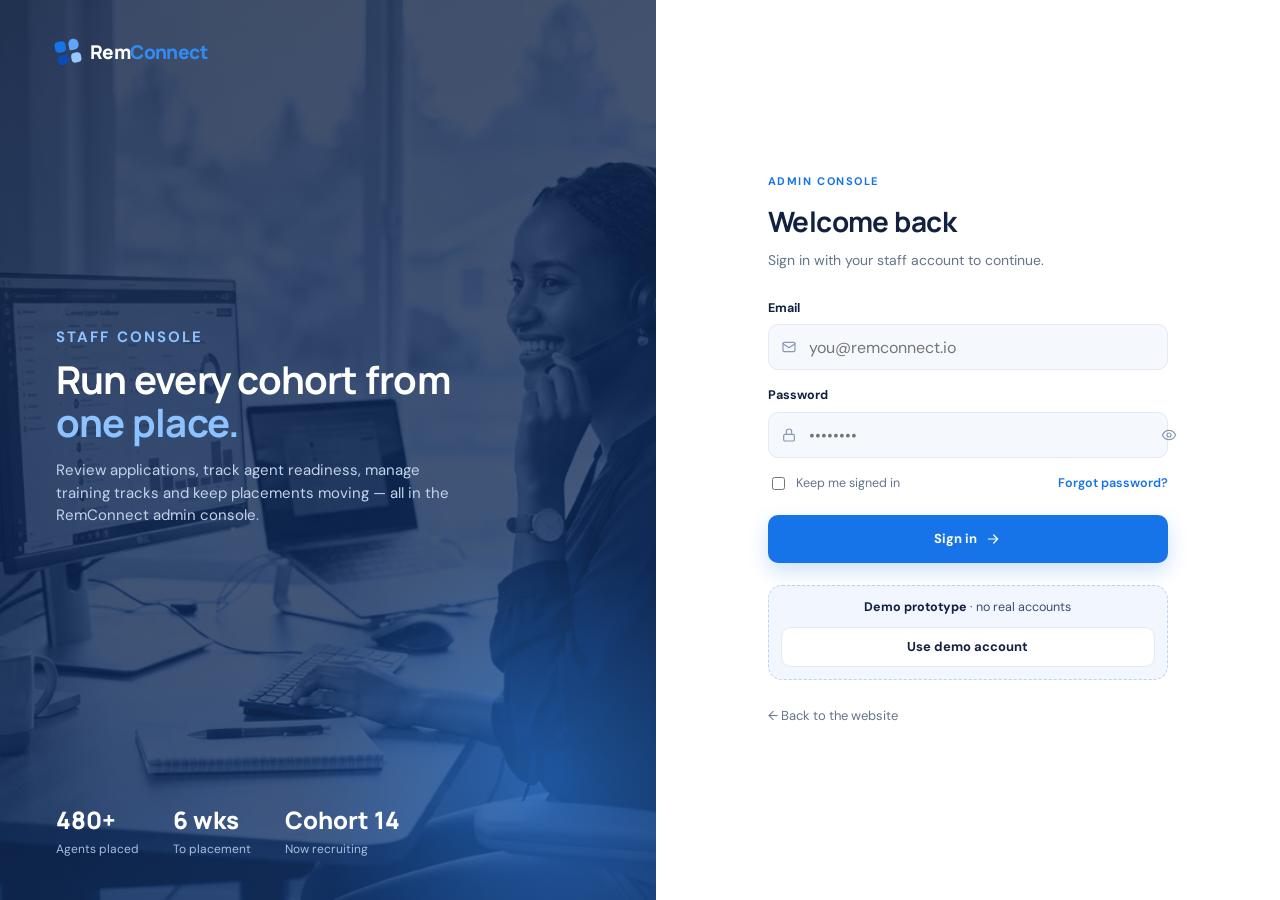
<file: admin/login.html>
<!doctype html>
<html lang="en">
<head>
  <meta charset="utf-8">
  <meta name="viewport" content="width=device-width, initial-scale=1">
  <meta name="robots" content="noindex">
  <title>Sign in — RemConnect Admin Console</title>
  <link rel="icon" href="../assets/logo.png">
  <link rel="preconnect" href="https://fonts.googleapis.com">
  <link rel="preconnect" href="https://fonts.gstatic.com" crossorigin>
  <link href="https://fonts.googleapis.com/css2?family=DM+Sans:wght@400;500;600;700&family=Manrope:wght@500;600;700;800&display=swap" rel="stylesheet">
  <link rel="stylesheet" href="admin.css?v=2">
</head>
<body>
  <div class="login-page">
    <aside class="login-art">
      <a class="brand" href="../index.html" aria-label="RemConnect home">
        <span class="brand-mark" aria-hidden="true"><span></span><span></span><span></span><span></span></span>
        <span class="brand-text">Rem<span>Connect</span></span>
      </a>
      <div>
        <p class="eyebrow" style="color:#8cc2ff">Staff console</p>
        <h2>Run every cohort from <span>one place.</span></h2>
        <p>Review applications, track agent readiness, manage training tracks and keep placements moving — all in the RemConnect admin console.</p>
      </div>
      <div class="art-stats">
        <div><b>480+</b><small>Agents placed</small></div>
        <div><b>6 wks</b><small>To placement</small></div>
        <div><b>Cohort 14</b><small>Now recruiting</small></div>
      </div>
    </aside>

    <main class="login-panel">
      <form class="login-card" id="loginForm" novalidate>
        <p class="eyebrow">Admin console</p>
        <h1>Welcome back</h1>
        <p class="lede">Sign in with your staff account to continue.</p>

        <p class="error" id="error" role="alert"></p>

        <div class="field">
          <label for="email">Email</label>
          <div class="input-wrap">
            <svg class="icon" viewBox="0 0 24 24"><rect x="3" y="5" width="18" height="14" rx="2"/><path d="m3 7 9 6 9-6"/></svg>
            <input id="email" type="email" autocomplete="username" placeholder="you@remconnect.io" required>
          </div>
        </div>
        <div class="field">
          <label for="password">Password</label>
          <div class="input-wrap">
            <svg class="icon" viewBox="0 0 24 24"><rect x="4" y="11" width="16" height="10" rx="2"/><path d="M8 11V7a4 4 0 0 1 8 0v4"/></svg>
            <input id="password" type="password" autocomplete="current-password" placeholder="••••••••" required>
            <button type="button" class="toggle-pass" id="togglePass" aria-label="Show password">
              <svg class="icon" viewBox="0 0 24 24"><path d="M2 12s3.5-7 10-7 10 7 10 7-3.5 7-10 7S2 12 2 12Z"/><circle cx="12" cy="12" r="3"/></svg>
            </button>
          </div>
        </div>
        <div class="row-between">
          <label><input type="checkbox" id="remember"> Keep me signed in</label>
          <a href="#" onclick="alert('Demo prototype — password reset is not connected.');return false;">Forgot password?</a>
        </div>
        <button class="btn btn-primary" type="submit">Sign in
          <svg class="icon" viewBox="0 0 24 24"><path d="M5 12h14M13 6l6 6-6 6"/></svg>
        </button>

        <div class="demo-box">
          <span><b>Demo prototype</b> · no real accounts</span>
          <button type="button" class="btn btn-light demo-btn" id="fillDemo">Use demo account</button>
        </div>

        <a class="back-link" href="../index.html">← Back to the website</a>
      </form>
    </main>
  </div>

  <script src="demo-config.js"></script>
  <script>
    const KEY = 'rc-admin-session';
    const store = () => document.getElementById('remember').checked ? localStorage : sessionStorage;
    const read = s => { try { return JSON.parse(s.getItem(KEY)); } catch { return null; } };
    try { if (read(sessionStorage) || read(localStorage)) location.replace('index.html'); } catch {}

    const form = document.getElementById('loginForm');
    const err = document.getElementById('error');
    const email = document.getElementById('email');
    const pass = document.getElementById('password');

    document.getElementById('togglePass').addEventListener('click', () => {
      pass.type = pass.type === 'password' ? 'text' : 'password';
    });
    document.getElementById('fillDemo').addEventListener('click', () => {
      email.value = REM_DEMO.account.email;
      pass.value = REM_DEMO.account.password;
      err.classList.remove('show');
    });

    form.addEventListener('submit', e => {
      e.preventDefault();
      const a = REM_DEMO.account;
      if (!email.value.trim() || !pass.value) {
        err.textContent = 'Enter your email and password.'; err.classList.add('show'); return;
      }
      if (email.value.trim().toLowerCase() !== a.email || pass.value !== a.password) {
        err.textContent = 'Incorrect email or password.'; err.classList.add('show'); pass.value = ''; pass.focus(); return;
      }
      try { store().setItem(KEY, JSON.stringify({ email: a.email, name: a.name, role: a.role, at: Date.now() })); } catch {}
      location.href = 'index.html';
    });
  </script>
</body>
</html>
</file>
<file: styles.css>
:root {
  --navy: #0b1b3a;
  --navy-2: #102850;
  --navy-3: #183a70;
  --blue: #1674e8;
  --blue-2: #318bf5;
  --blue-pale: #eaf3ff;
  --ink: #12213d;
  --muted: #64748b;
  --line: #e4eaf3;
  --surface: #ffffff;
  --surface-soft: #f5f8fc;
  --surface-blue: #f1f6ff;
  --green: #1b9d75;
  --shadow: 0 20px 60px rgba(12, 32, 70, .08);
  --radius-sm: 12px;
  --radius-md: 18px;
  --radius-lg: 28px;
  --container: 1160px;
  color-scheme: light;
}
* { box-sizing: border-box; }
html { scroll-behavior: smooth; scroll-padding-top: 90px; }
body { margin: 0; font-family: "DM Sans", Inter, system-ui, -apple-system, BlinkMacSystemFont, "Segoe UI", sans-serif; color: var(--ink); background: #fff; line-height: 1.6; -webkit-font-smoothing: antialiased; }
img { max-width: 100%; display: block; }
a { color: inherit; text-decoration: none; }
button, input { font: inherit; }
button, a { -webkit-tap-highlight-color: transparent; }
button:focus-visible, a:focus-visible, summary:focus-visible { outline: 3px solid #82b7ff; outline-offset: 4px; }
.container { width: min(var(--container), calc(100% - 64px)); margin-inline: auto; }
.skip-link { position: fixed; z-index: 1000; top: 10px; left: 10px; padding: 10px 14px; border-radius: 8px; color: #fff; background: var(--navy); transform: translateY(-150%); }
.skip-link:focus { transform: translateY(0); }
.announcement { color: #eaf3ff; background: var(--navy); }
.announcement-inner { min-height: 35px; display: flex; align-items: center; justify-content: space-between; gap: 20px; font-size: 10px; font-weight: 600; letter-spacing: .04em; }
.announcement-inner > span { display: inline-flex; align-items: center; gap: 9px; }
.announcement-inner i { width: 6px; height: 6px; border-radius: 50%; background: #67e4b6; box-shadow: 0 0 0 4px rgba(103,228,182,.12); }
.announcement-inner a { color: #b7d6ff; transition: color .2s ease; }
.announcement-inner a:hover { color: #fff; }
.announcement-inner a span { margin-left: 5px; }
.site-header { position: sticky; top: 0; z-index: 100; height: 76px; background: rgba(255,255,255,.93); border-bottom: 1px solid rgba(226,233,243,.9); backdrop-filter: blur(18px); }
.nav-wrap { display: flex; align-items: center; justify-content: space-between; height: 100%; gap: 32px; }
.brand { display: inline-flex; align-items: center; gap: 10px; color: var(--navy); font: 800 19px/1 "Manrope", sans-serif; letter-spacing: -.7px; white-space: nowrap; }
.brand > span:last-child > span { color: var(--blue); }
.brand-mark { width: 25px; height: 25px; display: grid; grid-template-columns: repeat(2, 1fr); grid-template-rows: repeat(2,1fr); gap: 3px; transform: rotate(-12deg); }
.brand-mark span { display: block; border-radius: 4px; background: var(--blue); }
.brand-mark span:nth-child(2) { background: #60a5fa; border-radius: 7px 7px 7px 2px; }
.brand-mark span:nth-child(3) { background: #0d4bb4; border-radius: 7px 2px 7px 7px; }
.brand-mark span:nth-child(4) { background: #97c7ff; }
.primary-nav { display: flex; align-items: center; gap: clamp(22px, 3vw, 40px); height: 100%; }
.primary-nav > a { position: relative; display: flex; align-items: center; height: 100%; color: #53627a; font-size: 13px; font-weight: 600; transition: color .2s ease; }
.primary-nav > a:hover, .nav-login:hover { color: var(--blue); }
.primary-nav > a::after { content: ""; position: absolute; bottom: 0; left: 0; right: 0; height: 2px; background: var(--blue); transform: scaleX(0); transform-origin: left; transition: transform .2s ease; }
.primary-nav > a:hover::after { transform: scaleX(1); }
.nav-actions { display: flex; align-items: center; gap: 20px; }
.nav-login { font-size: 13px; font-weight: 700; color: var(--ink); }
.menu-toggle { display: none; }
.button { min-height: 48px; padding: 0 20px; display: inline-flex; align-items: center; justify-content: center; gap: 12px; border: 1px solid transparent; border-radius: 10px; font-weight: 700; font-size: 13px; line-height: 1.2; cursor: pointer; transition: transform .18s ease, background .18s ease, box-shadow .18s ease, border-color .18s ease; }
.button:hover { transform: translateY(-2px); }
.button-primary { background: var(--blue); color: #fff; box-shadow: 0 8px 20px rgba(22,116,232,.22); }
.button-primary:hover { background: #075fc8; box-shadow: 0 10px 26px rgba(22,116,232,.28); }
.button-small { min-height: 40px; padding-inline: 16px; border-radius: 9px; font-size: 12px; }
.button-ghost { color: #fff; border-color: rgba(255,255,255,.48); background: rgba(255,255,255,.07); }
.button-ghost:hover { background: rgba(255,255,255,.14); border-color: rgba(255,255,255,.85); }
.button-white { color: var(--navy); background: #fff; }
.button-white:hover { background: #eaf3ff; }
.button-outline { border-color: #ccdaec; color: var(--navy); background: white; }
.button-outline:hover { border-color: var(--blue); color: var(--blue); box-shadow: 0 6px 20px rgba(12,32,70,.06); }
.hero { isolation: isolate; position: relative; min-height: 600px; display: flex; align-items: center; overflow: hidden; color: #fff; background: var(--navy); }
.hero-photo, .hero-overlay { position: absolute; inset: 0; z-index: -2; }
.hero-photo { background: url("assets/hero-ai.webp") 70% center/cover no-repeat; }
.hero-overlay { z-index: -1; background: linear-gradient(90deg, rgba(8,24,53,.98) 0%, rgba(8,24,53,.94) 28%, rgba(8,24,53,.73) 49%, rgba(8,24,53,.18) 77%, rgba(8,24,53,.04) 100%), linear-gradient(0deg, rgba(8,24,53,.46), transparent 35%); }
.hero-inner { position: relative; display: flex; align-items: center; min-height: 600px; padding-block: 74px 92px; }
.hero-copy { width: min(590px, 58%); }
.eyebrow { margin: 0 0 15px; color: #267ce7; font-size: 10px; line-height: 1.4; font-weight: 800; letter-spacing: 1.65px; }
.eyebrow-light { color: #a7cfff; }
.status-dot { display: inline-block; width: 7px; height: 7px; margin-right: 8px; vertical-align: 1px; border-radius: 50%; background: #5de0b0; box-shadow: 0 0 0 4px rgba(93,224,176,.12); }
h1, h2, h3, p { margin-top: 0; }
h1, h2, h3 { font-family: "Manrope", "DM Sans", sans-serif; }
.hero h1 { max-width: 660px; margin: 0 0 22px; font-size: clamp(48px, 5.1vw, 72px); line-height: 1.04; letter-spacing: -3.5px; font-weight: 800; }
.hero h1 span, h2 span { color: #5ba3ff; }
.hero-description { max-width: 480px; margin-bottom: 28px; color: #d4deee; font-size: 16px; line-height: 1.8; }
.hero-actions { display: flex; flex-wrap: wrap; gap: 12px; }
.hero-assurance { display: flex; align-items: center; gap: 9px; margin-top: 18px; color: #e1eaf7; font-size: 11px; font-weight: 600; }
.assurance-check { display: grid; place-items: center; width: 19px; height: 19px; border-radius: 50%; color: #fff; background: var(--green); font-size: 11px; font-weight: 900; }
.play-symbol { display: inline-grid; place-items: center; width: 21px; height: 21px; border: 1px solid rgba(255,255,255,.65); border-radius: 50%; font-size: 8px; padding-left: 2px; }
.hero-proof { display: flex; align-items: center; flex-wrap: wrap; gap: 22px; margin-top: 42px; padding-top: 23px; border-top: 1px solid rgba(255,255,255,.18); color: #e3eaf4; }
.hero-proof span { display: inline-flex; align-items: center; gap: 8px; font-size: 11px; font-weight: 600; }
.hero-proof svg, .proof-icon svg, .role-icon svg, .step-icon svg, .need-icon svg { width: 20px; height: 20px; fill: none; stroke: currentColor; stroke-width: 1.8; stroke-linecap: round; stroke-linejoin: round; }
.hero-proof svg { width: 17px; height: 17px; color: #88bfff; }
.hero-note { position: absolute; right: 6px; bottom: 70px; display: flex; align-items: center; gap: 12px; padding: 14px 18px; border: 1px solid rgba(255,255,255,.5); border-radius: 14px; background: rgba(255,255,255,.92); color: var(--ink); box-shadow: 0 16px 50px rgba(0,0,0,.18); backdrop-filter: blur(12px); }
.hero-note-icon { display: grid; place-items: center; width: 34px; height: 34px; color: #fff; border-radius: 10px; background: var(--green); font-size: 18px; font-weight: 800; }
.hero-note strong, .hero-note small { display: block; }
.hero-note strong { font-size: 12px; }
.hero-note small { margin-top: 3px; color: #69788c; font-size: 10px; }
.hero-bottom-glow { position: absolute; pointer-events: none; z-index: -1; left: -12%; right: -12%; bottom: -75px; height: 125px; border-radius: 50%; background: var(--blue); opacity: .22; filter: blur(45px); }
.proof-strip { border-bottom: 1px solid var(--line); background: white; }
.proof-grid { min-height: 116px; display: grid; grid-template-columns: 1fr auto 1fr auto 1fr auto 1fr; align-items: center; gap: clamp(14px, 2.5vw, 35px); }
.proof-item { display: flex; align-items: center; gap: 13px; min-width: 0; }
.proof-icon { display: grid; place-items: center; flex: 0 0 42px; width: 42px; height: 42px; border-radius: 13px; color: var(--blue); background: var(--blue-pale); }
.proof-item strong, .proof-item span:not(.proof-icon) { display: block; }
.proof-item strong { font: 800 20px/1.3 "Manrope", sans-serif; letter-spacing: -.7px; }
.proof-item div span { color: var(--muted); font-size: 11px; }
.proof-divider { height: 36px; width: 1px; background: var(--line); }
.proof-note { grid-column: 1 / -1; margin: -12px 0 14px; color: #8291a5; font-size: 9px; text-align: right; }
.section { padding-block: 100px; }
.section-roles { background: #fff; }
.section-heading { margin-bottom: 38px; }
.section-heading-row { display: flex; align-items: end; justify-content: space-between; gap: 35px; }
.section-heading h2, .needs-intro h2, .faq-intro h2, .team-copy h2 { max-width: 700px; margin: 0 0 14px; font-size: clamp(34px, 3.4vw, 46px); line-height: 1.12; letter-spacing: -1.9px; font-weight: 800; }
.section-heading h2 span, .needs-intro h2 span, .faq-intro h2 span, .team-copy h2 span { color: var(--blue); }
.section-intro { max-width: 575px; margin-bottom: 0; color: var(--muted); font-size: 15px; line-height: 1.8; }
.text-link { display: inline-flex; align-items: center; gap: 10px; color: var(--blue); font-size: 12px; font-weight: 800; white-space: nowrap; }
.text-link:hover { color: #075fc8; }
.role-filters { display: flex; flex-wrap: wrap; align-items: center; gap: 8px; margin-bottom: 24px; }
.filter-chip { min-height: 39px; display: inline-flex; align-items: center; gap: 9px; padding: 0 15px; border: 1px solid var(--line); border-radius: 8px; color: #56667e; background: white; font-size: 12px; font-weight: 700; cursor: pointer; transition: .2s ease; }
.filter-chip:hover { border-color: #a8c9f4; color: var(--blue); }
.filter-chip.is-active { border-color: var(--navy); background: var(--navy); color: #fff; }
.filter-chip span { display: grid; place-items: center; width: 19px; height: 19px; border-radius: 5px; background: rgba(255,255,255,.15); font-size: 10px; }
.filter-chip:not(.is-active) span { background: var(--blue-pale); color: var(--blue); }
.roles-grid { display: grid; grid-template-columns: repeat(3, minmax(0, 1fr)); gap: 18px; align-items: stretch; }
.role-card[hidden] { display: none !important; }
.role-card { position: relative; display: flex; flex-direction: column; min-width: 0; padding: 24px; border: 1px solid #e7edf5; border-radius: var(--radius-md); background: #fff; box-shadow: 0 5px 18px rgba(20,44,80,.035); transition: transform .22s ease, box-shadow .22s ease, border-color .22s ease; }
.role-card:hover { transform: translateY(-4px); border-color: #c8dcf7; box-shadow: 0 18px 45px rgba(20,44,80,.09); }
.role-featured { grid-column: span 1; padding: 0; overflow: hidden; }
.role-card-media { position: relative; flex: 0 0 210px; height: 210px; margin: -24px -24px 18px; overflow: hidden; border-radius: 17px 17px 0 0; background: #e9eff6; }
.role-card-media::after { position: absolute; inset: 45% 0 0; content: ""; background: linear-gradient(0deg, rgba(9,28,56,.16), transparent); pointer-events: none; }
.role-card-media img { width: 100%; height: 100%; object-fit: cover; object-position: center; transition: transform .45s ease; }
.role-card:hover .role-card-media img { transform: scale(1.045); }
.role-card-media .role-icon { position: absolute; z-index: 1; top: 12px; left: 12px; margin: 0; border: 1px solid rgba(255,255,255,.78); background: rgba(255,255,255,.94); box-shadow: 0 5px 16px rgba(10,30,60,.12); backdrop-filter: blur(6px); }
.role-image { position: relative; overflow: hidden; background: #e9eff6; }
.role-image-featured { height: 210px; }
.role-image img { width: 100%; height: 100%; object-fit: cover; object-position: center; transition: transform .5s ease; }
.role-card:hover .role-image img { transform: scale(1.045); }
.image-badge { position: absolute; left: 14px; top: 14px; padding: 7px 10px; border-radius: 6px; color: var(--navy); background: rgba(255,255,255,.95); font-size: 10px; line-height: 1; font-weight: 800; }
.role-content { display: flex; flex: 1; flex-direction: column; padding: 22px 24px 24px; }
.role-meta { display: flex; flex-wrap: wrap; justify-content: space-between; align-items: center; gap: 8px; margin-bottom: 10px; color: #76869c; font-size: 9px; font-weight: 800; letter-spacing: .8px; }
.role-card h3 { margin: 0 0 10px; font-size: 18px; font-weight: 800; line-height: 1.3; letter-spacing: -.45px; }
.role-card p { margin: 0 0 16px; color: #65748a; font-size: 12px; line-height: 1.75; }
.level-pill { display: inline-flex; align-items: center; padding: 5px 8px; border-radius: 6px; font-size: 9px; letter-spacing: 0; font-weight: 800; white-space: nowrap; }
.level-entry { color: #12684f; background: #e4f8f0; }
.level-intermediate { color: #255fa7; background: #eaf3ff; }
.level-leadership { color: #6d4eb0; background: #f0eaff; }
.tag-row { display: flex; flex-wrap: wrap; gap: 6px; margin-top: auto; margin-bottom: 20px; }
.tag-row span { padding: 5px 8px; color: #61728a; border-radius: 5px; background: #f4f7fb; font-size: 10px; font-weight: 600; }
.button-card { width: fit-content; min-height: 40px; padding-inline: 14px; font-size: 11px; }
.role-icon { display: grid; place-items: center; width: 43px; height: 43px; margin-bottom: 24px; border-radius: 12px; color: var(--blue); background: var(--blue-pale); }
.role-icon svg { width: 21px; height: 21px; }
.role-card:not(.role-featured) .role-meta { margin-top: 0; }
.role-footer { display: flex; align-items: center; justify-content: space-between; gap: 12px; margin-top: auto; padding-top: 18px; border-top: 1px solid #edf1f6; }
.icon-link { display: grid; place-items: center; width: 32px; height: 32px; border-radius: 9px; background: var(--blue-pale); color: var(--blue); font-size: 16px; font-weight: 800; transition: .2s ease; }
.icon-link:hover { color: white; background: var(--blue); }
.filter-empty { margin-top: 22px; color: var(--muted); font-size: 14px; }
.filter-empty button { border: 0; color: var(--blue); background: none; font-weight: 800; cursor: pointer; }
.section-method { background: var(--surface-blue); }
.section-heading-centered { max-width: 680px; margin-inline: auto; text-align: center; }
.section-heading-centered .section-intro { margin-inline: auto; }
.steps-grid { position: relative; display: grid; grid-template-columns: 1fr auto 1fr auto 1fr; align-items: center; gap: 18px; }
.step-card { min-height: 280px; padding: 27px 25px 24px; border: 1px solid #e4ebf4; border-radius: var(--radius-md); background: #fff; box-shadow: 0 10px 32px rgba(18,48,89,.04); }
.step-top { display: flex; align-items: center; justify-content: space-between; margin-bottom: 26px; }
.step-number { display: grid; place-items: center; width: 36px; height: 36px; border-radius: 50%; color: #2567b7; background: #eef5ff; font: 800 12px "Manrope", sans-serif; }
.step-icon { display: grid; place-items: center; width: 43px; height: 43px; border-radius: 12px; color: var(--blue); background: #f0f6ff; }
.step-card h3 { min-height: 44px; margin: 0 0 12px; font-size: 17px; line-height: 1.3; letter-spacing: -.4px; }
.step-card p { margin: 0 0 23px; color: var(--muted); font-size: 12px; line-height: 1.8; }
.step-link { display: inline-flex; gap: 9px; color: var(--blue); font-size: 11px; font-weight: 800; }
.step-link-static { color: #60728b; }
.step-connector { color: #8ab7f1; font-size: 23px; font-weight: 500; }
.cohort-banner { position: relative; display: grid; grid-template-columns: .9fr 1.1fr; gap: 45px; align-items: center; margin-top: 72px; padding: 42px 48px; overflow: hidden; border-radius: var(--radius-lg); color: white; background: linear-gradient(120deg, #0a1b39, #102c5b); box-shadow: 0 24px 60px rgba(14,36,73,.15); }
.cohort-banner::after { content: ""; position: absolute; width: 390px; height: 390px; top: -240px; right: -80px; border-radius: 50%; border: 1px solid rgba(118,176,255,.12); box-shadow: 0 0 0 40px rgba(118,176,255,.035), 0 0 0 80px rgba(118,176,255,.025); pointer-events: none; }
.cohort-copy, .cohort-visual { position: relative; z-index: 1; }
.cohort-copy h3 { max-width: 440px; margin: 0 0 16px; font-size: clamp(28px, 3vw, 38px); line-height: 1.12; letter-spacing: -1.3px; }
.cohort-copy h3 span { color: #73b3ff; }
.cohort-copy > p:not(.eyebrow) { max-width: 440px; margin-bottom: 24px; color: #c7d5e9; font-size: 13px; line-height: 1.8; }
.cohort-visual { padding: 21px 22px 14px; border: 1px solid rgba(160,196,243,.27); border-radius: 17px; background: linear-gradient(145deg, rgba(255,255,255,.11), rgba(255,255,255,.04)); box-shadow: 0 20px 55px rgba(0,0,0,.12); backdrop-filter: blur(8px); }
.cohort-card-top { display: flex; align-items: center; gap: 11px; padding-bottom: 19px; border-bottom: 1px solid rgba(255,255,255,.13); }
.cohort-orb { display: grid; place-items: center; width: 37px; height: 37px; border-radius: 12px; color: white; background: #2079e6; font: 800 11px "Manrope", sans-serif; }
.cohort-card-top strong, .cohort-card-top small { display: block; }
.cohort-card-top strong { font-size: 12px; }
.cohort-card-top small { margin-top: 3px; color: #a8bad5; font-size: 10px; }
.live-pill { display: inline-flex; align-items: center; gap: 6px; margin-left: auto; padding: 6px 8px; border-radius: 6px; color: #a4f4d4; background: rgba(34,177,126,.12); font-size: 9px; font-weight: 800; white-space: nowrap; }
.live-pill i { width: 6px; height: 6px; border-radius: 50%; background: #5ee5b0; }
.cohort-track { display: flex; align-items: start; padding-block: 24px 19px; }
.track-step { display: flex; flex-direction: column; align-items: center; flex: 1; text-align: center; }
.track-step > span { display: grid; place-items: center; width: 29px; height: 29px; margin-bottom: 10px; border: 1px solid #4d6d99; border-radius: 50%; color: #c4d4ea; background: #1b3964; font-size: 11px; font-weight: 800; }
.track-step.is-complete > span { border-color: #2cbd91; color: #062c27; background: #80e8c3; }
.track-step.is-current > span { border-color: #82baff; color: #092146; background: #82baff; }
.track-step strong, .track-step small { display: block; }
.track-step strong { font-size: 10px; }
.track-step small { margin-top: 4px; color: #9fb2ce; font-size: 8px; }
.track-line { height: 1px; flex: .55; margin-top: 14px; background: linear-gradient(90deg, #51cba3, #5377ab); }
.cohort-card-foot { display: flex; justify-content: space-between; gap: 15px; margin: 0; padding-top: 13px; border-top: 1px solid rgba(255,255,255,.13); color: #9fb2ce; font-size: 9px; }
.section-profile { position: relative; overflow: hidden; color: white; background: var(--navy); }
.section-profile::before { content: ""; position: absolute; top: -180px; right: -130px; width: 550px; height: 550px; border-radius: 50%; background: radial-gradient(circle, rgba(42,110,208,.2), transparent 67%); }
.profile-layout { position: relative; z-index: 1; display: grid; grid-template-columns: .9fr 1.1fr; align-items: center; gap: 95px; }
.profile-copy h2 { margin: 0 0 20px; font-size: clamp(35px, 3.6vw, 48px); line-height: 1.1; letter-spacing: -1.8px; }
.profile-copy h2 span { color: #77b3ff; }
.profile-lead { max-width: 465px; margin-bottom: 30px; color: #becde1; font-size: 14px; line-height: 1.85; }
.benefit-list { display: grid; gap: 19px; margin-bottom: 30px; }
.benefit-list > div { display: flex; align-items: start; gap: 12px; }
.check-icon { display: grid; place-items: center; flex: 0 0 22px; width: 22px; height: 22px; margin-top: 2px; border-radius: 6px; color: #072c2a; background: #74e5bc; font-size: 12px; font-weight: 900; }
.benefit-list p { margin: 0; }
.benefit-list strong, .benefit-list small { display: block; }
.benefit-list strong { font-size: 13px; }
.benefit-list small { max-width: 380px; margin-top: 4px; color: #9fb0c9; font-size: 11px; line-height: 1.7; }
.profile-dashboard { position: relative; max-width: 555px; width: 100%; justify-self: end; padding: 26px; border: 1px solid rgba(159,192,235,.22); border-radius: 22px; background: linear-gradient(145deg, #ffffff, #f5f8fd); color: var(--ink); box-shadow: 0 30px 70px rgba(0,0,0,.28); transform: rotate(1.2deg); }
.dashboard-head { display: flex; align-items: center; justify-content: space-between; gap: 16px; padding-bottom: 20px; border-bottom: 1px solid #e7edf5; }
.dashboard-kicker { display: block; margin-bottom: 4px; color: #69809c; font-size: 8px; font-weight: 800; letter-spacing: 1px; }
.dashboard-head strong { font: 800 18px "Manrope", sans-serif; }
.verified-pill { display: inline-flex; align-items: center; gap: 5px; padding: 7px 9px; border-radius: 7px; color: #12815d; background: #e1f8ef; font-size: 9px; font-weight: 800; }
.dashboard-person { display: flex; align-items: center; gap: 12px; padding-block: 19px; }
.profile-avatar { width: 48px; height: 48px; flex: 0 0 48px; border-radius: 14px; object-fit: cover; object-position: top; }
.dashboard-person strong, .dashboard-person small { display: block; }
.dashboard-person strong { font-size: 13px; }
.dashboard-person small { margin-top: 3px; color: #75859b; font-size: 10px; }
.profile-tags { display: flex; flex-wrap: wrap; gap: 5px; margin-top: 8px; }
.profile-tags i { padding: 4px 6px; border-radius: 4px; color: #245e9b; background: #eaf3ff; font-size: 8px; font-style: normal; font-weight: 700; }
.dashboard-score { display: flex; align-items: center; justify-content: space-between; padding: 13px 14px; border-radius: 10px; background: #edf4fd; }
.dashboard-score span, .dashboard-score strong { display: block; }
.dashboard-score div span { color: #6a7c94; font-size: 9px; }
.dashboard-score strong { margin-top: 2px; font-size: 12px; }
.score-icon { display: grid; place-items: center; width: 29px; height: 29px; border-radius: 8px; color: var(--blue); background: white; font-weight: 900; }
.score-row { display: grid; grid-template-columns: 1fr 1fr; gap: 22px; padding-top: 19px; }
.score-row > div > span { display: inline-block; color: #61738b; font-size: 10px; }
.score-row > div > strong { float: right; font-size: 11px; }
.score-bar { height: 5px; margin-top: 10px; overflow: hidden; border-radius: 20px; background: #e4ebf4; }
.score-bar i { display: block; height: 100%; border-radius: inherit; background: linear-gradient(90deg, #2f80eb, #8ac0ff); }
.dashboard-footer { display: flex; align-items: center; gap: 10px; margin-top: 22px; padding: 13px; border: 1px solid #dbe9f8; border-radius: 10px; background: #f8fbff; }
.dashboard-check { display: grid; place-items: center; width: 26px; height: 26px; border-radius: 50%; color: #fff; background: #179b72; font-size: 12px; font-weight: 900; }
.dashboard-footer strong, .dashboard-footer small { display: block; }
.dashboard-footer strong { font-size: 10px; }
.dashboard-footer small { margin-top: 3px; color: #71829b; font-size: 8px; }
.dashboard-deco { position: absolute; z-index: -1; right: -18px; bottom: 42px; display: grid; place-items: center; width: 46px; height: 46px; border: 1px solid rgba(255,255,255,.14); border-radius: 13px; color: #81baff; background: #173e77; box-shadow: 0 10px 30px rgba(0,0,0,.18); font-size: 28px; }
.section-stories { background: #fff; }
.stories-heading { margin-bottom: 34px; }
.story-stats { display: flex; gap: 30px; padding-bottom: 7px; }
.story-stats > div { padding-left: 20px; border-left: 1px solid var(--line); }
.story-stats strong, .story-stats span { display: block; }
.story-stats strong { font: 800 20px "Manrope", sans-serif; letter-spacing: -.5px; }
.story-stats span { margin-top: 4px; color: var(--muted); font-size: 10px; white-space: nowrap; }
.testimonials-grid { display: grid; grid-template-columns: repeat(3,1fr); gap: 18px; }
.testimonial-card { padding: 28px; border: 1px solid var(--line); border-radius: var(--radius-md); background: #fff; box-shadow: 0 8px 26px rgba(15,39,76,.035); }
.quote-mark { height: 30px; color: #6daeff; font: 800 46px/1 Georgia, serif; }
.testimonial-card > p { min-height: 108px; margin: 14px 0 24px; color: #465871; font-size: 13px; line-height: 1.85; }
.testimonial-person { display: flex; align-items: center; gap: 10px; padding-top: 17px; border-top: 1px solid #edf1f6; }
.testimonial-person > img { width: 39px; height: 39px; flex: 0 0 39px; border-radius: 50%; object-fit: cover; object-position: top; }
.testimonial-avatar { display: grid; place-items: center; flex: 0 0 39px; width: 39px; height: 39px; border-radius: 50%; font: 800 11px "Manrope", sans-serif; }
.avatar-blue { color: #fff; background: linear-gradient(135deg, #2b7bd4, #172d55); }
.avatar-lilac { color: #5c3a92; background: #e6dfff; }
.avatar-sand { color: #885322; background: #f3dfc4; }
.testimonial-person strong, .testimonial-person span { display: block; }
.testimonial-person strong { font-size: 11px; }
.testimonial-person div span { margin-top: 3px; color: #718198; font-size: 9px; }
.star-rating { margin-left: auto; color: #e89d23; font-size: 11px; letter-spacing: 1px; white-space: nowrap; }
.disclaimer { margin: 16px 0 0; color: #94a0b1; font-size: 9px; }
.quote-mark { height: 25px; color: #6daeff; font: 800 12px/1 "Manrope", sans-serif; letter-spacing: .1em; }
.section-team { padding-block: 90px; background: #f4f8fe; }
.team-layout { display: grid; grid-template-columns: .78fr 1.22fr; align-items: center; gap: 80px; }
.team-copy h2 { margin-bottom: 18px; }
.team-copy .section-intro { margin-bottom: 24px; }
.team-footnote { display: flex; align-items: center; gap: 9px; margin-top: 22px; color: #6b7c92; font-size: 10px; }
.team-foot-icon { display: grid; place-items: center; width: 18px; height: 18px; border: 1px solid #c8d9ec; border-radius: 50%; color: #3f75b5; font-size: 11px; font-weight: 800; }
.team-image-card { position: relative; height: 360px; overflow: hidden; border-radius: 22px; background: #d8e3f0; box-shadow: var(--shadow); }
.team-image-card::after { content: ""; position: absolute; inset: 35% 0 0; background: linear-gradient(0deg, rgba(7,20,43,.82), transparent); pointer-events: none; }
.team-image-card img { width: 100%; height: 100%; object-fit: cover; }
.image-caption { position: absolute; z-index: 1; left: 22px; right: 22px; bottom: 22px; display: flex; align-items: center; gap: 12px; color: white; }
.caption-play { display: grid; place-items: center; width: 39px; height: 39px; border-radius: 50%; color: var(--navy); background: white; font-size: 17px; font-weight: 800; }
.image-caption strong, .image-caption small { display: block; }
.image-caption strong { font: 800 14px "Manrope", sans-serif; }
.image-caption small { margin-top: 3px; color: #cad6e8; font-size: 10px; }
.section-needs { background: #fff; }
.needs-layout { display: grid; grid-template-columns: .72fr 1.28fr; align-items: start; gap: 85px; }
.needs-intro { position: sticky; top: 112px; }
.needs-intro h2 { margin-bottom: 17px; }
.needs-intro .section-intro { margin-bottom: 24px; }
.needs-grid { display: grid; grid-template-columns: repeat(2,1fr); gap: 10px; }
.need-item { padding: 24px; border: 1px solid var(--line); border-radius: 14px; background: white; transition: border-color .2s ease, box-shadow .2s ease; }
.need-item:hover { border-color: #bdd6f7; box-shadow: 0 12px 30px rgba(20,44,80,.055); }
.need-icon { display: grid; place-items: center; width: 40px; height: 40px; margin-bottom: 18px; border-radius: 11px; color: var(--blue); background: var(--blue-pale); }
.need-item h3 { margin: 0 0 7px; font-size: 14px; letter-spacing: -.25px; }
.need-item p { margin: 0; color: var(--muted); font-size: 11px; line-height: 1.75; }
.section-faq { background: var(--surface-blue); }
.faq-layout { display: grid; grid-template-columns: .7fr 1.3fr; gap: 90px; align-items: start; }
.faq-intro h2 { margin-bottom: 16px; }
.faq-intro .section-intro { margin-bottom: 24px; }
.faq-list { border-top: 1px solid #dbe5f1; }
.faq-item { border-bottom: 1px solid #dbe5f1; }
.faq-item summary { display: flex; align-items: center; justify-content: space-between; gap: 18px; padding: 21px 0; list-style: none; cursor: pointer; font: 700 13px/1.45 "Manrope", sans-serif; }
.faq-item summary::-webkit-details-marker { display: none; }
.faq-item summary span { position: relative; flex: 0 0 24px; width: 24px; height: 24px; border: 1px solid #d2deed; border-radius: 50%; background: white; }
.faq-item summary span::before, .faq-item summary span::after { content: ""; position: absolute; left: 7px; top: 10px; width: 8px; height: 1.5px; background: var(--blue); transition: transform .2s ease; }
.faq-item summary span::after { transform: rotate(90deg); }
.faq-item[open] summary span::after { transform: rotate(0); }
.faq-item[open] summary { color: var(--blue); }
.faq-answer { padding: 0 42px 18px 0; }
.faq-answer p { margin: 0; color: #62738a; font-size: 12px; line-height: 1.8; }
.final-cta { position: relative; overflow: hidden; color: white; background: linear-gradient(115deg, #0a1a36, #0f3168); }
.final-cta::before { content: ""; position: absolute; left: -100px; bottom: -260px; width: 600px; height: 600px; border: 1px solid rgba(142,191,255,.14); border-radius: 50%; box-shadow: 0 0 0 55px rgba(142,191,255,.025), 0 0 0 110px rgba(142,191,255,.025); }
.final-cta-inner { position: relative; display: grid; grid-template-columns: 1fr 1fr; align-items: center; gap: 45px; min-height: 430px; padding-block: 60px 0; }
.final-cta h2 { margin: 0 0 18px; font-size: clamp(40px, 4.4vw, 58px); line-height: 1.02; letter-spacing: -2.5px; }
.final-cta h2 span { color: #6eafff; }
.final-cta p:not(.eyebrow) { margin-bottom: 23px; color: #c1d1e8; font-size: 14px; }
.final-actions { display: flex; flex-wrap: wrap; gap: 10px; }
.cta-footnote { display: block; margin-top: 20px; color: #8fa5c4; font-size: 10px; }
.final-visual { position: relative; align-self: stretch; min-height: 350px; display: flex; align-items: end; justify-content: center; }
.final-visual > img { position: absolute; right: -15px; bottom: 0; width: min(590px, 115%); height: 360px; object-fit: cover; object-position: 78% 35%; border-radius: 180px 180px 0 0; mask-image: linear-gradient(to bottom, #000 58%, transparent 100%); }
.floating-note { position: absolute; right: 0; top: 105px; z-index: 1; display: flex; gap: 11px; align-items: center; padding: 13px 16px; border: 1px solid rgba(255,255,255,.3); border-radius: 12px; background: rgba(255,255,255,.95); color: var(--ink); box-shadow: 0 18px 40px rgba(0,0,0,.18); }
.floating-check { display: grid; place-items: center; width: 30px; height: 30px; border-radius: 9px; color: white; background: #1b9d75; font-size: 14px; font-weight: 900; }
.floating-note strong, .floating-note small { display: block; }
.floating-note strong { font-size: 11px; }
.floating-note small { margin-top: 3px; color: #6e7e94; font-size: 9px; }
.final-orbit { position: absolute; right: -50px; bottom: -10px; width: 300px; height: 80px; border: 1px solid rgba(110,175,255,.2); border-radius: 50%; transform: rotate(-8deg); }
.site-footer { color: #d1dceb; background: #07152d; }
.footer-top { display: grid; grid-template-columns: .9fr 1fr 1.2fr; gap: 45px; padding-block: 52px 42px; }
.brand-footer { color: #fff; }
.brand-footer > span:last-child > span { color: #69aaff; }
.footer-top > p { max-width: 235px; margin: 6px 0 0; color: #8fa0ba; font-size: 12px; }
.footer-links { display: grid; grid-template-columns: repeat(3, 1fr); gap: 22px; }
.footer-links div { display: flex; flex-direction: column; align-items: start; gap: 10px; }
.footer-links strong { margin-bottom: 4px; color: #fff; font-size: 11px; }
.footer-links a { color: #91a3bf; font-size: 10px; transition: color .2s ease; }
.footer-links a:hover { color: #fff; }
.footer-bottom { display: flex; justify-content: space-between; flex-wrap: wrap; gap: 16px; padding-block: 19px; border-top: 1px solid rgba(255,255,255,.1); color: #7186a5; font-size: 9px; }
.footer-bottom a { color: #afc7e8; }
.mobile-apply[hidden] { display: none !important; }
.mobile-apply { display: none; }
@media (max-width: 1050px) {
  :root { --container: 900px; }
  .container { width: min(var(--container), calc(100% - 48px)); }
  .primary-nav { gap: 20px; }
  .hero { min-height: 560px; }
  .hero-inner { min-height: 560px; }
  .hero h1 { font-size: clamp(44px, 5vw, 60px); }
  .hero-copy { width: 62%; }
  .hero-note { right: 0; bottom: 45px; }
  .proof-grid { gap: 16px; }
  .proof-icon { flex-basis: 36px; width: 36px; height: 36px; }
  .proof-item strong { font-size: 18px; }
  .role-card { padding: 20px; }
  .role-featured { padding: 0; }
  .role-content { padding: 20px; }
  .role-card-media { flex-basis: 175px; height: 175px; margin: -20px -20px 18px; }
  .role-image-featured { height: 175px; }
  .profile-layout { gap: 50px; }
  .team-layout, .needs-layout, .faq-layout { gap: 55px; }
  .cohort-banner { padding: 36px; gap: 26px; }
}
@media (max-width: 760px) {
  html { scroll-padding-top: 74px; }
  .container { width: min(100% - 38px, 600px); }
  .site-header { height: 68px; }
  .brand { font-size: 17px; }
  .menu-toggle { display: flex; flex-direction: column; gap: 5px; justify-content: center; width: 42px; height: 42px; padding: 10px; border: 1px solid var(--line); border-radius: 10px; background: #fff; cursor: pointer; }
  .menu-toggle span { height: 2px; width: 100%; border-radius: 2px; background: var(--navy); transition: transform .2s ease; }
  .menu-toggle[aria-expanded="true"] span:first-child { transform: translateY(3.5px) rotate(45deg); }
  .menu-toggle[aria-expanded="true"] span:last-child { transform: translateY(-3.5px) rotate(-45deg); }
  .primary-nav { position: absolute; top: 67px; left: 0; right: 0; display: none; height: auto; align-items: stretch; gap: 0; padding: 8px 19px 19px; border-bottom: 1px solid var(--line); background: rgba(255,255,255,.98); box-shadow: 0 20px 30px rgba(13,33,66,.09); }
  .primary-nav.is-open { display: flex; flex-direction: column; }
  .primary-nav > a { height: auto; padding: 14px 5px; border-bottom: 1px solid #eef2f7; font-size: 14px; }
  .primary-nav > a::after { display: none; }
  .nav-actions { justify-content: space-between; padding-top: 16px; }
  .announcement-inner { min-height: 33px; font-size: 9px; }
  .hero { min-height: 640px; align-items: end; }
  .hero-photo { background-position: 68% center; }
  .hero-overlay { background: linear-gradient(90deg, rgba(8,24,53,.95), rgba(8,24,53,.7) 70%, rgba(8,24,53,.35)), linear-gradient(0deg, rgba(8,24,53,.92) 0%, rgba(8,24,53,.62) 50%, rgba(8,24,53,.08) 100%); }
  .hero-inner { min-height: 640px; align-items: end; padding-block: 130px 42px; }
  .hero-copy { width: 100%; max-width: 560px; }
  .hero h1 { max-width: 560px; margin-bottom: 18px; font-size: clamp(40px, 10vw, 56px); letter-spacing: -2.3px; }
  .hero-description { max-width: 490px; margin-bottom: 24px; font-size: 14px; }
  .hero-proof { gap: 13px 20px; margin-top: 31px; padding-top: 20px; }
  .hero-assurance { font-size: 10px; }
  .hero-proof span { font-size: 10px; }
  .hero-note { display: none; }
  .proof-grid { grid-template-columns: repeat(2, minmax(0,1fr)); gap: 20px 16px; padding-block: 25px; }
  .proof-note { grid-column: 1 / -1; margin: -8px 0 0; text-align: left; }
  .proof-divider { display: none; }
  .proof-item strong { font-size: 17px; }
  .proof-item div span { font-size: 10px; }
  .proof-icon { width: 36px; height: 36px; flex-basis: 36px; border-radius: 11px; }
  .section { padding-block: 72px; }
  .section-heading-row { display: block; }
  .section-heading h2, .needs-intro h2, .faq-intro h2, .team-copy h2 { font-size: clamp(31px, 8vw, 40px); letter-spacing: -1.4px; }
  .section-intro { font-size: 13px; }
  .desktop-link { display: none; }
  .section-heading { margin-bottom: 28px; }
  .role-filters { flex-wrap: nowrap; overflow-x: auto; padding-bottom: 6px; margin-right: -19px; scrollbar-width: thin; }
  .filter-chip { flex-shrink: 0; }
  .roles-grid { grid-template-columns: repeat(2, minmax(0,1fr)); gap: 12px; }
  .role-featured { grid-column: span 2; display: flex; }
  .role-image-featured { height: 132px; min-height: unset; }
  .role-content { padding: 19px; }
  .role-meta { font-size: 8px; }
  .role-card h3 { font-size: 16px; }
  .role-card p { font-size: 11px; }
  .role-card:not(.role-featured) { padding: 17px; }
  .role-card:not(.role-featured) .role-card-media { flex-basis: 132px; height: 132px; margin: -17px -17px 16px; border-radius: 17px 17px 0 0; }
  .role-card:not(.role-featured) .role-meta { min-height: 27px; font-size: 7px; }
  .role-card:not(.role-featured) .role-footer { align-items: flex-start; flex-direction: column; }
  .role-icon { width: 38px; height: 38px; margin-bottom: 19px; }
  .role-card-media .role-icon { width: 38px; height: 38px; margin: 0; }
  .step-connector { display: none; }
  .steps-grid { grid-template-columns: 1fr; gap: 12px; }
  .step-card { min-height: auto; padding: 23px; }
  .step-top { margin-bottom: 17px; }
  .step-card h3 { min-height: unset; margin-bottom: 8px; }
  .step-card p { margin-bottom: 15px; }
  .cohort-banner { grid-template-columns: 1fr; gap: 28px; margin-top: 45px; padding: 27px 22px; border-radius: 20px; }
  .cohort-copy h3 { font-size: 30px; }
  .cohort-visual { padding: 17px 14px 13px; }
  .cohort-card-top strong { font-size: 10px; }
  .cohort-card-top small { font-size: 8px; }
  .live-pill { padding: 5px 6px; font-size: 8px; }
  .track-step strong { font-size: 9px; }
  .track-step small { font-size: 7px; }
  .section-profile { padding-block: 72px; }
  .profile-layout { grid-template-columns: 1fr; gap: 35px; }
  .profile-copy h2 { font-size: 37px; }
  .profile-dashboard { justify-self: center; padding: 20px; transform: none; }
  .dashboard-head strong { font-size: 16px; }
  .score-row { gap: 14px; }
  .dashboard-deco { right: -6px; }
  .story-stats { gap: 16px; margin-top: 24px; }
  .story-stats > div { padding-left: 12px; }
  .story-stats strong { font-size: 17px; }
  .testimonials-grid { grid-template-columns: 1fr; gap: 12px; }
  .testimonial-card { padding: 23px; }
  .testimonial-card > p { min-height: unset; margin-bottom: 20px; }
  .section-team { padding-block: 70px; }
  .team-layout { grid-template-columns: 1fr; gap: 34px; }
  .team-image-card { height: 275px; }
  .needs-layout { grid-template-columns: 1fr; gap: 32px; }
  .needs-intro { position: static; }
  .needs-grid { gap: 10px; }
  .need-item { padding: 18px; }
  .need-icon { width: 36px; height: 36px; margin-bottom: 14px; }
  .need-item h3 { font-size: 13px; }
  .need-item p { font-size: 10px; }
  .faq-layout { grid-template-columns: 1fr; gap: 30px; }
  .faq-item summary { padding-block: 18px; font-size: 12px; }
  .final-cta-inner { grid-template-columns: 1fr; gap: 4px; min-height: unset; padding-block: 65px 0; }
  .final-cta h2 { font-size: 46px; }
  .final-visual { min-height: 250px; }
  .final-visual > img { right: 0; width: 100%; max-width: 430px; height: 280px; }
  .floating-note { right: 2px; top: 38px; }
  .footer-top { grid-template-columns: 1fr 1fr; gap: 24px; padding-block: 40px 32px; }
  .footer-top > p { grid-column: 1 / -1; grid-row: 2; }
  .footer-links { grid-column: 1 / -1; gap: 16px; }
  .footer-bottom { display: grid; grid-template-columns: 1fr auto; gap: 10px; }
  .footer-bottom span:nth-child(2) { grid-column: 1 / -1; grid-row: 2; }
}
@media (max-width: 420px) {
  .announcement-inner { justify-content: center; }
  .announcement-inner > a { display: none; }
  .container { width: calc(100% - 32px); }
  .hero-actions { align-items: stretch; flex-direction: column; max-width: 270px; }
  .hero-actions .button { width: 100%; }
  .hero h1 { font-size: 39px; }
  .proof-grid { gap: 19px 9px; }
  .proof-item { gap: 9px; }
  .proof-icon { width: 32px; height: 32px; flex-basis: 32px; }
  .proof-item strong { font-size: 15px; }
  .proof-item div span { font-size: 9px; }
  .roles-grid { grid-template-columns: 1fr; }
  .role-featured { grid-column: auto; display: flex; }
  .role-image-featured { height: 190px; min-height: unset; }
  .role-card:not(.role-featured) .role-card-media { flex-basis: 190px; height: 190px; }
  .role-content { padding: 19px; }
  .role-card:not(.role-featured) .role-footer { align-items: center; flex-direction: row; }
  .story-stats { justify-content: flex-start; }
  .needs-grid { grid-template-columns: 1fr; }
  .need-item { display: grid; grid-template-columns: 40px 1fr; column-gap: 12px; align-items: center; }
  .need-icon { grid-row: span 2; margin: 0; }
  .need-item h3 { align-self: end; margin-bottom: 3px; }
  .need-item p { align-self: start; }
  .footer-links { grid-template-columns: repeat(2,1fr); }
  .footer-links div:last-child { grid-column: 1 / -1; }
  .footer-bottom { grid-template-columns: 1fr; }
  .footer-bottom span:nth-child(2) { grid-column: auto; grid-row: auto; }
  .footer-bottom { padding-bottom: 72px; }
  .mobile-apply { position: fixed; z-index: 90; right: 9px; bottom: max(9px, env(safe-area-inset-bottom)); left: 9px; display: flex; align-items: center; justify-content: space-between; gap: 12px; padding: 9px 10px 9px 15px; border: 1px solid rgba(207,220,237,.9); border-radius: 14px; color: #53657e; background: rgba(255,255,255,.96); box-shadow: 0 9px 32px rgba(11,27,58,.16); backdrop-filter: blur(12px); font-size: 9px; font-weight: 700; }
  .mobile-apply a { display: inline-flex; align-items: center; gap: 8px; min-height: 36px; padding: 0 13px; border-radius: 9px; color: #fff; background: var(--blue); font-size: 9px; }
}
@media (prefers-reduced-motion: reduce) {
  *, *::before, *::after { scroll-behavior: auto !important; transition-duration: .01ms !important; animation-duration: .01ms !important; animation-iteration-count: 1 !important; }
}
@media (max-width: 760px) {
  .mobile-apply { position: fixed; z-index: 90; right: 9px; bottom: max(9px, env(safe-area-inset-bottom)); left: 9px; display: flex; align-items: center; justify-content: space-between; gap: 12px; padding: 9px 10px 9px 15px; border: 1px solid rgba(207,220,237,.9); border-radius: 14px; color: #53657e; background: rgba(255,255,255,.96); box-shadow: 0 9px 32px rgba(11,27,58,.16); backdrop-filter: blur(12px); font-size: 9px; font-weight: 700; }
  .mobile-apply a { display: inline-flex; align-items: center; gap: 8px; min-height: 36px; padding: 0 13px; border-radius: 9px; color: #fff; background: var(--blue); font-size: 9px; }
  .footer-bottom { padding-bottom: 72px; }
}
</file>
<file: admin-match.css>
/* RemConnect website — admin look & feel layer.
   Loaded after styles.css. Brings the admin console's visual language to the public site:
   pill navigation with a dark active pill, pill buttons, soft rounded white cards on a pale page,
   blue-gradient highlight tiles, status pills with dots, and big Manrope numbers. Content is unchanged. */

:root {
  --page: #f4f7fb;
  --card: #ffffff;
  --card-soft: #f3f6fb;
  --chip: #eef3fa;
  --shadow-sm: 0 1px 2px rgba(12, 32, 70, .04), 0 6px 18px rgba(12, 32, 70, .05);
  --shadow-lift: 0 16px 36px rgba(12, 32, 70, .1);
  --hero-grad: linear-gradient(160deg, #3f97ff 0%, var(--blue) 42%, var(--navy-2) 100%);
  --radius-card: 22px;
}
body { background: var(--page); }

/* ---------- header: floating pill groups like the admin top bar ---------- */
@media (min-width: 761px) {
  .site-header { height: 76px; background: color-mix(in srgb, var(--page) 88%, transparent); border-bottom: 0; }
  .site-header .brand { height: 48px; padding: 0 18px 0 8px; border-radius: 999px; background: var(--card); box-shadow: var(--shadow-sm); }
  .site-header .brand-mark { width: 32px; height: 32px; padding: 7px; border-radius: 50%; background: var(--navy); transform: none; gap: 2px; }
  .primary-nav { gap: 14px; }
  .primary-nav::before { content: ""; order: 0; }
  .primary-nav > a { height: 48px; padding: 0 18px; border-radius: 999px; font-size: 13.5px; color: var(--muted); }
  .primary-nav > a::after { display: none; }
  .primary-nav > a:hover { color: var(--ink); background: var(--chip); }
  .primary-nav > a.is-current { color: #fff; background: var(--navy); }
  /* one white pill box around the links */
  .nav-links-box { display: flex; align-items: center; gap: 4px; padding: 5px; border-radius: 999px; background: var(--card); box-shadow: var(--shadow-sm); }
  .nav-links-box > a { height: 40px; padding: 0 18px; display: flex; align-items: center; border-radius: 999px; font-size: 13.5px; font-weight: 600; color: var(--muted); transition: background .15s, color .15s; }
  .nav-links-box > a:hover { color: var(--ink); background: var(--chip); }
  .nav-links-box > a.is-current { color: #fff; background: var(--navy); }
  .nav-actions { height: 48px; padding: 4px 4px 4px 18px; gap: 14px; border-radius: 999px; background: var(--card); box-shadow: var(--shadow-sm); }
  .nav-actions .button-small { min-height: 40px; }
}

/* ---------- buttons: pills like the admin ---------- */
.button { border-radius: 999px; }
.button-small { border-radius: 999px; }
.button-primary { background: linear-gradient(135deg, #318bf5, var(--blue)); box-shadow: 0 10px 22px rgba(22, 116, 232, .28); }
.button-primary:hover { background: linear-gradient(135deg, #2a82ee, #075fc8); }
.button-outline { border-color: var(--line); background: var(--card); box-shadow: var(--shadow-sm); }
.button-card { border-radius: 999px; }
.icon-link { border-radius: 50%; }

/* ---------- hero note: admin card ---------- */
.hero-note { border-radius: 18px; box-shadow: var(--shadow-lift); }
.hero-note-icon { border-radius: 50%; }

/* ---------- proof strip: admin stat tiles (first one highlighted) ---------- */
.proof-strip { position: relative; z-index: 2; background: transparent; border-bottom: 0; margin-top: -44px; }
.proof-grid { min-height: 0; grid-template-columns: repeat(4, minmax(0, 1fr)); gap: 14px; }
.proof-divider { display: none; }
.proof-item { flex-direction: column; align-items: flex-start; gap: 14px; padding: 18px; min-height: 132px; border-radius: 20px; background: var(--card); box-shadow: var(--shadow-sm); position: relative; overflow: hidden; }
.proof-item > div { display: flex; flex-direction: column-reverse; margin-top: auto; }
.proof-item strong { font: 800 clamp(24px, 2.4vw, 34px)/1.05 "Manrope", sans-serif; letter-spacing: -.04em; margin-top: 4px; }
.proof-item div span { font-size: 12.5px; font-weight: 600; color: var(--ink); }
.proof-icon { position: absolute; top: 16px; right: 16px; width: 34px; height: 34px; flex: none; border-radius: 50%; background: var(--card-soft); }
.proof-icon svg { width: 16px; height: 16px; }
.proof-item:first-child { background: var(--hero-grad); color: #fff; }
.proof-item:first-child div span { color: #fff; }
.proof-item:first-child strong { color: #fff; }
.proof-item:first-child .proof-icon { background: rgba(255, 255, 255, .18); color: #fff; }
.proof-item:first-child::after { content: ""; position: absolute; right: -40px; top: -40px; width: 140px; height: 140px; border-radius: 50%; background: radial-gradient(circle, rgba(255, 255, 255, .25), transparent 70%); }
.proof-note { margin: 2px 0 0; font-size: 10px; }

/* ---------- sections: pale page, white cards ---------- */
.section-roles, .section-stories, .section-needs { background: var(--page); }
.section-method, .section-faq { background: #eaf1fa; }
.section-team { background: var(--page); }

/* ---------- role filters: chip bar like the admin ---------- */
.role-filters { width: fit-content; max-width: 100%; gap: 2px; padding: 5px; border-radius: 999px; background: var(--card); box-shadow: var(--shadow-sm); }
.filter-chip { min-height: 36px; border: 0; border-radius: 999px; background: none; font-weight: 600; }
.filter-chip:hover { background: var(--chip); color: var(--ink); }
.filter-chip.is-active { background: var(--navy); }
.filter-chip span { border-radius: 99px; width: auto; min-width: 22px; padding: 0 6px; }
.filter-chip:not(.is-active) span { background: var(--card-soft); color: var(--muted); }

/* ---------- cards: 22px radius, soft shadow, lift on hover ---------- */
.role-card, .step-card, .testimonial-card, .need-item { border: 0; border-radius: var(--radius-card); box-shadow: var(--shadow-sm); }
.role-card:hover, .need-item:hover, .step-card:hover, .testimonial-card:hover { transform: translateY(-3px); box-shadow: var(--shadow-lift); }
.step-card, .testimonial-card { transition: transform .2s ease, box-shadow .2s ease; }
.role-card-media { border-radius: var(--radius-card) var(--radius-card) 0 0; }
.role-footer, .testimonial-person { border-top-color: var(--line); }
.role-icon, .step-icon, .need-icon { border-radius: 50%; background: var(--surface-blue); }
.role-card-media .role-icon { border-radius: 50%; }
.image-badge { border-radius: 99px; padding: 6px 11px; box-shadow: 0 4px 12px rgba(0, 0, 0, .12); }
.step-number { background: var(--navy); color: #fff; }

/* level pills → admin status pills with a dot */
.level-pill { gap: 6px; padding: 4px 10px; border-radius: 99px; font-size: 10px; }
.level-pill::before { content: ""; width: 6px; height: 6px; border-radius: 50%; background: currentColor; }

/* ---------- story stats: mini stat tiles ---------- */
.story-stats { gap: 10px; padding-bottom: 0; }
.story-stats > div { padding: 12px 16px; border-left: 0; border-radius: 16px; background: var(--card); box-shadow: var(--shadow-sm); min-width: 120px; }
.story-stats > div:first-child { background: var(--hero-grad); color: #fff; }
.story-stats > div:first-child span { color: #d6e7ff; }
.story-stats strong { font-size: 26px; letter-spacing: -.04em; }

/* ---------- profile section: admin-style dashboard card ---------- */
.profile-dashboard { border-radius: 24px; border: 0; box-shadow: 0 30px 70px rgba(0, 0, 0, .3); }
.verified-pill, .live-pill { border-radius: 99px; }
.dashboard-score, .dashboard-footer { border-radius: 14px; }

/* ---------- team photo ---------- */
.team-image-card { border-radius: var(--radius-card); }

/* ---------- FAQ: each question is its own card ---------- */
.faq-list { border-top: 0; display: grid; gap: 10px; }
.faq-item { border-bottom: 0; padding: 0 20px; border-radius: 18px; background: var(--card); box-shadow: var(--shadow-sm); transition: box-shadow .2s ease; }
.faq-item[open] { box-shadow: var(--shadow-lift); }
.faq-item summary { padding: 18px 0; }
.faq-item summary span { border: 0; background: var(--surface-blue); }
.faq-item[open] summary span { background: var(--navy); }
.faq-item[open] summary span::before, .faq-item[open] summary span::after { background: #fff; }

/* ---------- final CTA + footer ---------- */
.floating-note { border-radius: 18px; }
.mobile-apply { border-radius: 999px !important; }
.mobile-apply a { border-radius: 999px !important; }

/* ---------- responsive ---------- */
@media (max-width: 1050px) {
  .proof-grid { grid-template-columns: repeat(2, minmax(0, 1fr)); }
}
@media (max-width: 760px) {
  /* phone menu: the pill wrapper disappears so links stack as before */
  .nav-links-box { display: contents; }
  .primary-nav.is-open { background: var(--card); box-shadow: 0 18px 40px rgba(12, 32, 70, .14); border-radius: 0 0 22px 22px; }
  .primary-nav .nav-actions { background: none; box-shadow: none; }
  .nav-links-box > a { height: auto; padding: 14px 5px; border-bottom: 1px solid #eef2f7; font-size: 14px; font-weight: 600; color: #53627a; }
  .nav-links-box > a.is-current { color: var(--blue); }
  .proof-strip { margin-top: -28px; }
  .proof-grid { padding-block: 0 18px; gap: 10px; }
  .proof-item { min-height: 112px; padding: 14px; }
  .role-filters { width: auto; margin-right: 0; border-radius: 16px; }
  .story-stats { flex-wrap: wrap; }
  .story-stats > div { flex: 1; min-width: 100px; }
  .faq-item { padding: 0 16px; }
}
</file>
<file: readable.css>
/* RemConnect website — readable text sizes.
   Loaded last: lifts descriptions, labels, captions and footer text that were 8–12px
   to comfortable sizes on desktop and phone. Wins over the smaller phone sizes in styles.css too. */

/* top strip, hero */
.announcement-inner { font-size: 12px; }
.hero-description { font-size: 17px; }
.hero-assurance, .assurance-check { font-size: 13px; }
.hero-proof span { font-size: 13px; }
.hero-note strong { font-size: 14px; }
.hero-note small { font-size: 12px; }
.eyebrow { font-size: 11.5px; }

/* section intros + links */
.section-intro { font-size: 16.5px; }
.text-link { font-size: 14px; }
.button-small { font-size: 13px; }
.button-card { font-size: 13px; }

/* stats strip */
.proof-item div span { font-size: 13.5px; }
.proof-note { font-size: 11.5px; }

/* career paths */
.filter-chip { font-size: 13.5px; }
.filter-chip span { font-size: 11.5px; }
.image-badge { font-size: 11.5px; }
.role-meta { font-size: 11px; }
.role-card h3 { font-size: 19px; }
.role-card p { font-size: 14.5px; line-height: 1.7; }
.level-pill { font-size: 11.5px; }
.tag-row span { font-size: 12px; }

/* how it works */
.step-card h3 { font-size: 19px; }
.step-card p { font-size: 15px; line-height: 1.75; }
.step-link { font-size: 13.5px; }
.step-number { font-size: 13px; }

/* cohort card + profile dashboard (dark section) */
.cohort-card-top strong { font-size: 14px; }
.cohort-card-top small { font-size: 12px; }
.live-pill { font-size: 11px; }
.track-step strong { font-size: 12.5px; }
.track-step small { font-size: 11px; }
.cohort-card-foot { font-size: 12px; }
.benefit-list small { font-size: 13.5px; }
.profile-copy p { font-size: 16px; }
.dashboard-kicker { font-size: 10.5px; }
.verified-pill { font-size: 11px; }
.dashboard-person strong { font-size: 15px; }
.dashboard-person small { font-size: 12px; }
.profile-tags i { font-size: 10.5px; }
.dashboard-score div span { font-size: 11.5px; }
.dashboard-score strong { font-size: 14px; }
.score-row > div > span { font-size: 12px; }
.score-row > div > strong { font-size: 13px; }
.dashboard-footer strong { font-size: 13px; }
.dashboard-footer small { font-size: 11px; }

/* agent stories */
.story-stats span { font-size: 12px; }
.testimonial-card > p { font-size: 15px; line-height: 1.75; }
.testimonial-person strong { font-size: 14px; }
.testimonial-person div span { font-size: 12px; }
.star-rating { font-size: 13px; }
.disclaimer { font-size: 11.5px; }

/* team + requirements */
.team-footnote { font-size: 12.5px; }
.image-caption small { font-size: 12px; }
.need-item h3 { font-size: 16.5px; }
.need-item p { font-size: 14px; line-height: 1.7; }

/* FAQ */
.faq-item summary { font-size: 15.5px; }
.faq-answer p { font-size: 14.5px; line-height: 1.75; }

/* final CTA + footer */
.final-cta p:not(.eyebrow) { font-size: 16px; }
.cta-footnote { font-size: 12.5px; }
.floating-note strong { font-size: 13px; }
.floating-note small { font-size: 11.5px; }
.footer-top > p { font-size: 14px; }
.footer-links strong { font-size: 13px; }
.footer-links a { font-size: 13.5px; }
.footer-bottom { font-size: 12px; }
.mobile-apply, .mobile-apply a { font-size: 13px; }

@media (max-width: 760px) {
  .announcement-inner { font-size: 11px; }
  .hero-description { font-size: 15.5px; }
  .section-intro { font-size: 15px; }
  .role-card p, .step-card p, .testimonial-card > p, .faq-answer p { font-size: 14px; }
  .need-item p { font-size: 13.5px; }
  .faq-item summary { font-size: 14.5px; }
}
</file>
<file: mega.css>
/* RemConnect website — Career paths mega menu */
.mega-trigger { gap: 6px; }
.mega-chev { width: 14px; height: 14px; fill: none; stroke: currentColor; stroke-width: 2.2; stroke-linecap: round; stroke-linejoin: round; transition: transform .2s; }
.mega-trigger[aria-expanded="true"] { color: var(--ink) !important; background: var(--chip, #eef3fa); }
.mega-trigger[aria-expanded="true"].is-current { color: #fff !important; background: var(--navy); }
.mega-trigger[aria-expanded="true"] .mega-chev { transform: rotate(180deg); }

.mega { position: absolute; top: calc(100% + 4px); left: 50%; z-index: 150; width: min(1120px, calc(100% - 48px)); transform: translate(-50%, -6px); opacity: 0; transition: opacity .16s ease, transform .16s ease; }
.mega.open { opacity: 1; transform: translate(-50%, 0); }
.mega[hidden] { display: none; }
.mega-inner { display: grid; grid-template-columns: minmax(0, 1.35fr) minmax(0, 1fr); gap: 18px; padding: 18px; border-radius: 26px; background: var(--card, #fff); box-shadow: 0 30px 70px rgba(12, 32, 70, .18), 0 2px 8px rgba(12, 32, 70, .06); }
.mega-list { padding: 8px 6px 0 8px; display: flex; flex-direction: column; }
.mega-list .eyebrow { margin: 0 0 10px 10px; }
.mega-grid { display: grid; grid-template-columns: repeat(2, minmax(0, 1fr)); gap: 4px; }
.mega-item { display: grid; grid-template-columns: auto minmax(0, 1fr); grid-template-rows: auto auto; column-gap: 12px; row-gap: 6px; align-items: start; padding: 12px; border-radius: 16px; color: var(--ink); transition: background .15s; }
.mega-item:hover, .mega-item:focus-visible { background: var(--card-soft, #f3f6fb); outline: none; }
.mi-ic { grid-row: span 2; width: 40px; height: 40px; border-radius: 50%; display: grid; place-items: center; color: var(--blue); background: var(--surface-blue, #f1f6ff); transition: background .15s, color .15s; }
.mi-ic svg { width: 19px; height: 19px; fill: none; stroke: currentColor; stroke-width: 1.8; stroke-linecap: round; stroke-linejoin: round; }
.mega-item:hover .mi-ic { background: var(--blue); color: #fff; }
.mi-t b { display: block; font: 700 15px/1.3 "Manrope", sans-serif; letter-spacing: -.2px; }
.mi-t small { display: block; margin-top: 2px; font-size: 13px; line-height: 1.5; color: var(--muted); }
.mega-item .level-pill { grid-column: 2; justify-self: start; }
.mega-foot { display: flex; justify-content: space-between; align-items: center; gap: 10px; margin-top: auto; padding: 14px 10px 4px; border-top: 1px solid var(--line); font-size: 13px; color: var(--muted); }
.mega-all { font-weight: 800; color: var(--blue); }
.mega-all:hover { color: #075fc8; }
.mega-cards { display: grid; grid-template-columns: 1fr 1fr; gap: 12px; }
.mcard { position: relative; overflow: hidden; border-radius: 20px; min-height: 260px; display: block; background: var(--navy); }
.mcard img { position: absolute; inset: 0; width: 100%; height: 100%; object-fit: cover; object-position: center 25%; transition: transform .4s ease; }
.mcard::after { content: ""; position: absolute; inset: 0; background: linear-gradient(0deg, rgba(8, 24, 53, .9) 0%, rgba(8, 24, 53, .2) 55%, transparent 80%); }
.mcard:hover img { transform: scale(1.05); }
.mcard > span { position: absolute; left: 16px; right: 16px; bottom: 16px; z-index: 1; color: #fff; }
.mcard small { display: block; font-size: 11px; font-weight: 800; letter-spacing: .14em; text-transform: uppercase; color: #8cc2ff; }
.mcard b { display: block; margin-top: 4px; font: 800 19px/1.2 "Manrope", sans-serif; letter-spacing: -.3px; }

/* card highlight after picking a role from the menu */
@keyframes megaFlash { 0%, 100% { box-shadow: var(--shadow-sm); } 30% { box-shadow: 0 0 0 4px rgba(22, 116, 232, .45), 0 18px 40px rgba(22, 116, 232, .25); } }
.role-card.mega-flash { animation: megaFlash 1.6s ease 2; }

@media (max-width: 1050px) { .mega-cards { grid-template-columns: 1fr; } .mcard { min-height: 124px; } }
@media (max-width: 760px) { .mega, .mega-chev { display: none !important; } }
</file>
<file: admin/admin.css>
:root {
  --navy: #0b1b3a;
  --navy-2: #102850;
  --navy-3: #183a70;
  --blue: #1674e8;
  --blue-2: #318bf5;
  --blue-pale: #eaf3ff;
  --ink: #12213d;
  --muted: #64748b;
  --line: #e4eaf3;
  --surface: #ffffff;
  --surface-soft: #f5f8fc;
  --surface-blue: #f1f6ff;
  --green: #1b9d75;
  --amber: #d99211;
  --red: #d64545;
  --shadow: 0 20px 60px rgba(12, 32, 70, .08);
  --shadow-sm: 0 1px 2px rgba(12,32,70,.04), 0 6px 18px rgba(12,32,70,.05);
  --radius-sm: 12px;
  --radius-md: 18px;
  color-scheme: light;
}
* { box-sizing: border-box; }
body { margin: 0; font-family: "DM Sans", Inter, system-ui, sans-serif; color: var(--ink); background: var(--surface-soft); line-height: 1.5; -webkit-font-smoothing: antialiased; }
a { color: inherit; text-decoration: none; }
button, input, select { font: inherit; color: inherit; }
button:focus-visible, a:focus-visible, input:focus-visible { outline: 3px solid #82b7ff; outline-offset: 2px; }
h1, h2, h3 { font-family: "Manrope", sans-serif; margin: 0; letter-spacing: -.02em; }

/* Brand mark (same as site) */
.brand { display: inline-flex; align-items: center; gap: 10px; font: 800 17px/1 "Manrope", sans-serif; letter-spacing: -.6px; white-space: nowrap; }
.brand-text span { color: var(--blue-2); }
.brand-mark { width: 24px; height: 24px; display: grid; grid-template-columns: repeat(2,1fr); grid-template-rows: repeat(2,1fr); gap: 3px; transform: rotate(-12deg); flex: none; }
.brand-mark span { border-radius: 4px; background: var(--blue); }
.brand-mark span:nth-child(2) { background: #60a5fa; border-radius: 7px 7px 7px 2px; }
.brand-mark span:nth-child(3) { background: #0d4bb4; border-radius: 7px 2px 7px 7px; }
.brand-mark span:nth-child(4) { background: #97c7ff; }

.btn { min-height: 42px; padding: 0 18px; display: inline-flex; align-items: center; justify-content: center; gap: 8px; border: 1px solid transparent; border-radius: 10px; font-weight: 700; font-size: 13px; cursor: pointer; transition: .18s ease; background: none; }
.btn-primary { background: var(--blue); color: #fff; box-shadow: 0 8px 20px rgba(22,116,232,.22); }
.btn-primary:hover { background: #075fc8; }
.btn-light { background: #fff; border-color: var(--line); color: var(--ink); }
.btn-light:hover { border-color: #c9d6e8; background: var(--surface-blue); }
.icon { width: 16px; height: 16px; flex: none; stroke: currentColor; fill: none; stroke-width: 1.8; stroke-linecap: round; stroke-linejoin: round; }

/* ---------- LOGIN ---------- */
.login-page { min-height: 100vh; display: grid; grid-template-columns: 1.05fr 1fr; background: #fff; }
.login-art { position: relative; overflow: hidden; color: #fff; background: linear-gradient(150deg, var(--navy) 0%, var(--navy-2) 60%, var(--navy-3) 100%); padding: 40px 56px; display: flex; flex-direction: column; justify-content: space-between; }
.login-art::before { content: ""; position: absolute; inset: 0; background: url(../assets/hero-ai.webp) 70% center/cover; opacity: .22; mix-blend-mode: luminosity; }
.login-art::after { content: ""; position: absolute; right: -140px; bottom: -140px; width: 520px; height: 520px; border-radius: 50%; background: radial-gradient(circle, rgba(49,139,245,.45), transparent 65%); }
.login-art > * { position: relative; z-index: 1; }
.login-art .brand { color: #fff; font-size: 19px; }
.login-art h2 { font-size: clamp(28px, 3vw, 40px); line-height: 1.12; max-width: 460px; }
.login-art h2 span { color: #8cc2ff; }
.login-art p { color: #c3d3ec; max-width: 420px; font-size: 15px; }
.art-stats { display: flex; gap: 34px; }
.art-stats b { display: block; font: 800 24px "Manrope", sans-serif; }
.art-stats small { color: #a9bfdf; font-size: 12px; }
.login-panel { display: grid; place-items: center; padding: 40px 24px; }
.login-card { width: min(400px, 100%); }
.eyebrow { font-size: 11px; font-weight: 700; letter-spacing: .14em; text-transform: uppercase; color: var(--blue); margin: 0 0 10px; }
.login-card h1 { font-size: 28px; margin-bottom: 8px; }
.login-card .lede { color: var(--muted); font-size: 14px; margin: 0 0 28px; }
.field { display: grid; gap: 7px; margin-bottom: 16px; }
.field label { font-size: 12.5px; font-weight: 700; }
.input-wrap { position: relative; }
.input-wrap .icon { position: absolute; left: 13px; top: 50%; transform: translateY(-50%); color: #8a99b0; }
.field input { width: 100%; height: 46px; border: 1px solid var(--line); border-radius: 10px; padding: 0 44px 0 40px; background: var(--surface-soft); transition: .15s; }
.field input:focus { outline: none; border-color: var(--blue); background: #fff; box-shadow: 0 0 0 4px rgba(22,116,232,.12); }
.toggle-pass { position: absolute; right: 8px; top: 50%; transform: translateY(-50%); border: 0; background: none; color: #8a99b0; cursor: pointer; padding: 6px; }
.row-between { display: flex; justify-content: space-between; align-items: center; font-size: 12.5px; margin: 4px 0 22px; }
.row-between label { display: flex; gap: 8px; align-items: center; color: var(--muted); }
.row-between a { color: var(--blue); font-weight: 600; }
.login-card .btn-primary { width: 100%; min-height: 48px; }
.error { display: none; margin: 0 0 16px; padding: 10px 12px; border-radius: 10px; background: #fdecec; color: var(--red); font-size: 13px; font-weight: 600; }
.error.show { display: block; }
.demo-box { margin-top: 22px; padding: 12px; border: 1px dashed #bcd4f3; border-radius: 14px; background: var(--surface-blue); font-size: 12.5px; color: #3c4d6b; display: flex; flex-direction: column; align-items: stretch; gap: 10px; text-align: center; }
.demo-box .demo-btn { width: 100%; min-height: 40px; white-space: nowrap; font-size: 13px; }
.demo-box b { color: var(--ink); }
.back-link { display: inline-flex; gap: 6px; align-items: center; margin-top: 26px; font-size: 13px; color: var(--muted); }
.back-link:hover { color: var(--blue); }
</file>
<file: admin/dashboard.css>
/* RemConnect Admin — dashboard shell (Finexy-inspired layout, RemConnect theme) */
:root {
  --page: #e8edf5;
  --frame: #f4f7fb;
  --card: #ffffff;
  --card-soft: #f3f6fb;
  --chip: #eef3fa;
  --text: var(--ink);
  --hatch: #b9d8ff;
  --bar-dark: #0b1b3a;
}
[data-theme="dark"] {
  color-scheme: dark;
  --page: #050c1c;
  --frame: #0a1428;
  --card: #0f1d38;
  --card-soft: #142646;
  --chip: #18305a;
  --text: #e8eef9;
  --ink: #e8eef9;
  --muted: #8ea1c0;
  --line: #1f3460;
  --surface-blue: #142a52;
  --hatch: #3b7fd8;
  --bar-dark: #c9dcff;
  --shadow-sm: 0 1px 2px rgba(0,0,0,.3);
}
body.dash { background: var(--frame); color: var(--text); min-height: 100vh; padding: 0; transition: background .25s; }
.frame { width: 100%; min-height: 100vh; background: var(--frame); padding: 16px 24px 24px; }

/* ---------- top bar ---------- */
.topbar { display: flex; align-items: center; gap: 16px; margin-bottom: 8px; }
.pill-box { display: flex; align-items: center; gap: 4px; background: var(--card); border-radius: 999px; padding: 6px; box-shadow: var(--shadow-sm); }
.logo-pill { padding: 6px 16px 6px 6px; gap: 10px; font: 800 15px "Manrope", sans-serif; color: var(--text); }
.logo-pill .logo-dot { width: 34px; height: 34px; border-radius: 50%; background: var(--navy); display: grid; place-items: center; }
[data-theme="dark"] .logo-pill .logo-dot { background: #fff; }
.logo-pill .brand-mark { width: 18px; height: 18px; gap: 2px; }
.logo-pill .brand-text span { color: var(--blue-2); }
.main-nav { margin: 0 auto; overflow-x: auto; scrollbar-width: none; }
.main-nav a { padding: 9px 18px; border-radius: 999px; font-size: 13.5px; font-weight: 600; color: var(--muted); white-space: nowrap; transition: .15s; }
.main-nav a:hover { color: var(--text); }
.main-nav a.on { background: var(--navy); color: #fff; }
[data-theme="dark"] .main-nav a.on { background: var(--blue); }
.round { width: 38px; height: 38px; border-radius: 50%; border: 0; background: none; display: grid; place-items: center; cursor: pointer; color: var(--text); position: relative; }
.round:hover { background: var(--chip); }
.round .dot { position: absolute; top: 8px; right: 9px; width: 7px; height: 7px; border-radius: 50%; background: #ff5a3c; border: 2px solid var(--card); }
.user-pill { padding: 5px 14px 5px 5px; gap: 10px; cursor: pointer; position: relative; }
.user-pill .avatar { width: 36px; height: 36px; }
.user-pill b { display: block; font-size: 13px; line-height: 1.2; }
.user-pill small { display: block; font-size: 11px; color: var(--muted); max-width: 130px; overflow: hidden; text-overflow: ellipsis; white-space: nowrap; }
.user-menu { position: absolute; right: 0; top: calc(100% + 8px); z-index: 30; min-width: 200px; background: var(--card); border: 1px solid var(--line); border-radius: 14px; padding: 6px; box-shadow: var(--shadow); display: none; }
.user-menu.open { display: block; }
.user-menu a, .user-menu button { display: flex; align-items: center; gap: 10px; width: 100%; padding: 9px 10px; border: 0; background: none; border-radius: 9px; font-size: 13px; cursor: pointer; text-align: left; color: var(--text); }
.user-menu a:hover, .user-menu button:hover { background: var(--chip); }

/* ---------- layout ---------- */
.body-wrap { display: grid; grid-template-columns: 52px minmax(0, 1fr); gap: 22px; transition: grid-template-columns .25s ease; }
.body-wrap.rail-open { grid-template-columns: 210px minmax(0, 1fr); }
.rail .lbl { display: none; font-size: 13.5px; font-weight: 600; white-space: nowrap; }
.rail-open .rail .rail-group { border-radius: 20px; }
.rail-open .rail .round { width: 100%; display: flex; align-items: center; justify-content: flex-start; gap: 12px; padding: 0 13px; border-radius: 14px; }
.rail-open .rail .lbl { display: inline; }
.rail-open .rail .theme { flex-direction: row; }
.rail-open .rail .theme .round { justify-content: center; padding: 0 8px; gap: 8px; }
.rail-open .rail .round[data-tip]:hover::after { display: none; }
.rail-open #railToggle svg { transform: scaleX(-1); }
.rail-group.grow { margin-top: 8px; }
.rail { display: flex; flex-direction: column; gap: 14px; padding-top: 14px; position: sticky; top: 20px; height: calc(100vh - 140px); min-height: 520px; }
.rail-group { background: var(--card); border-radius: 999px; padding: 6px; display: flex; flex-direction: column; gap: 6px; box-shadow: var(--shadow-sm); }

.rail-group.bottom { margin-top: auto; }
.rail .round { width: 40px; height: 40px; color: var(--muted); }
.rail .round.on { background: var(--navy); color: #fff; }
[data-theme="dark"] .rail .round.on, [data-theme="dark"] .rail .round.theme-on { background: var(--blue); color: #fff; }
.rail .round.theme-on { background: var(--chip); color: var(--text); }
.rail .round[data-tip]:hover::after { content: attr(data-tip); position: absolute; left: 50px; white-space: nowrap; background: var(--navy); color: #fff; font-size: 11.5px; font-weight: 600; padding: 4px 9px; border-radius: 7px; z-index: 40; }

.greet { padding: 14px 0 22px; }
.greet h1 { font-size: clamp(26px, 3vw, 36px); font-weight: 700; letter-spacing: -.03em; color: var(--text); }
.greet p { margin: 6px 0 0; color: var(--muted); font-size: 14px; }

.dash-grid { display: grid; grid-template-columns: repeat(3, minmax(0, 1fr)); gap: 18px; grid-template-areas: "bal kpi chart" "left tbl tbl"; align-items: start; }
.a-left { grid-area: left; display: flex; flex-direction: column; gap: 18px; min-width: 0; }
.a-bal { grid-area: bal; } .a-kpi { grid-area: kpi; } .a-chart { grid-area: chart; } .a-tbl { grid-area: tbl; }
.a-kpi, .a-chart, .a-bal { align-self: stretch; }

.box { background: var(--card); border-radius: 22px; padding: 18px; box-shadow: var(--shadow-sm); }
.box-h { display: flex; flex-wrap: wrap; justify-content: space-between; align-items: center; gap: 12px; margin-bottom: 14px; }
.box-h h3 { white-space: nowrap; }
.tools { margin-left: auto; max-width: 100%; }
.box-h h3 { font-size: 15px; font-weight: 700; color: var(--text); }
.box-h p { margin: 3px 0 0; font-size: 12.5px; color: var(--muted); }
.inner { background: var(--card-soft); border-radius: 16px; padding: 12px; }
.muted { color: var(--muted); }

/* balance */
.bal-top { display: flex; justify-content: space-between; align-items: flex-start; }
.bal-top small { font-size: 13px; color: var(--muted); }
.big { font: 700 30px/1.15 "Manrope", sans-serif; letter-spacing: -.03em; color: var(--text); margin: 6px 0 8px; }
.delta { display: inline-flex; align-items: center; gap: 4px; font-size: 11.5px; font-weight: 700; padding: 3px 8px; border-radius: 999px; background: #e3f6ee; color: var(--green); }
.delta.down { background: #fde8e8; color: #d64545; }
[data-theme="dark"] .delta { background: rgba(27,157,117,.18); }
[data-theme="dark"] .delta.down { background: rgba(214,69,69,.2); }
.delta-row { display: flex; align-items: center; gap: 8px; font-size: 12px; color: var(--muted); }
.select { display: inline-flex; align-items: center; gap: 6px; padding: 5px 10px; border: 1px solid var(--line); border-radius: 999px; font-size: 12px; font-weight: 600; background: var(--card); color: var(--text); cursor: pointer; }
.btn-row { display: grid; grid-template-columns: 1fr 1fr; gap: 10px; margin: 16px 0; }
.btn-pill { min-height: 46px; border-radius: 999px; border: 0; display: inline-flex; align-items: center; justify-content: center; gap: 8px; font-weight: 700; font-size: 14px; cursor: pointer; transition: .18s; }
.btn-pill.primary { background: linear-gradient(135deg, var(--blue-2), var(--blue)); color: #fff; box-shadow: 0 10px 22px rgba(22,116,232,.28); }
.btn-pill.primary:hover { transform: translateY(-1px); box-shadow: 0 14px 28px rgba(22,116,232,.34); }
.btn-pill.ghost { background: var(--card-soft); color: var(--text); }
.btn-pill.ghost:hover { background: var(--chip); }
.wallets-h { font-size: 12.5px; color: var(--muted); margin-bottom: 10px; }
.wallets-h b { color: var(--text); font-weight: 600; }
.wallets { display: grid; grid-template-columns: repeat(3, minmax(0, 1fr)); gap: 8px; }
.wallet { background: var(--card); border-radius: 12px; padding: 10px; }
.wallet .wh { display: flex; justify-content: space-between; align-items: center; font-size: 12px; font-weight: 700; color: var(--text); }
.wallet .wh span { display: flex; gap: 6px; align-items: center; }
.flag { width: 16px; height: 16px; border-radius: 50%; display: grid; place-items: center; font-size: 8px; font-weight: 800; color: #fff; background: var(--blue); }
.wallet b { display: block; font: 700 15px "Manrope", sans-serif; margin-top: 8px; color: var(--text); }
.wallet small { display: block; font-size: 10px; color: var(--muted); }
.wallet .st { font-size: 10.5px; font-weight: 700; margin-top: 6px; }
.st.ok { color: var(--green); } .st.off { color: #e0612f; } .st.next { color: var(--blue); }

/* kpi tiles */
.kpi-grid { display: grid; grid-template-columns: 1fr 1fr; gap: 10px; height: 100%; }
.tile { background: var(--card-soft); border-radius: 18px; padding: 16px; display: flex; flex-direction: column; justify-content: space-between; min-height: 130px; }
.tile .th { display: flex; justify-content: space-between; align-items: center; font-size: 13px; font-weight: 600; color: var(--text); }
.tile .ti { width: 30px; height: 30px; border-radius: 50%; display: grid; place-items: center; background: var(--card); color: var(--muted); }
.tile .tv { font: 700 30px/1 "Manrope", sans-serif; letter-spacing: -.03em; margin: 14px 0 10px; color: var(--text); }
.tile.hero { background: linear-gradient(160deg, #3f97ff 0%, var(--blue) 42%, var(--navy-2) 100%); color: #fff; position: relative; overflow: hidden; }
.tile.hero::after { content: ""; position: absolute; right: -40px; top: -40px; width: 140px; height: 140px; border-radius: 50%; background: radial-gradient(circle, rgba(255,255,255,.25), transparent 70%); }
.tile.hero .th, .tile.hero .tv { color: #fff; }
.tile.hero .ti { background: rgba(255,255,255,.18); color: #fff; }
.tile.hero .delta { background: rgba(255,255,255,.18); color: #fff; }
.tile.hero .delta-row { color: #d6e7ff; }

/* chart */
.chart-box { display: flex; flex-direction: column; }
.chart-inner { flex: 1; display: flex; flex-direction: column; }
.legend { display: flex; gap: 12px; font-size: 11.5px; color: var(--text); }
.legend i { display: inline-block; width: 9px; height: 9px; border-radius: 2px; margin-right: 5px; vertical-align: -1px; }
.chart2 { flex: 1; display: grid; grid-template-columns: 30px 1fr; gap: 6px; min-height: 190px; margin-top: 10px; }
.y-axis { display: flex; flex-direction: column; justify-content: space-between; font-size: 10px; color: var(--muted); padding-bottom: 20px; }
.plot { position: relative; display: flex; gap: 8px; align-items: flex-end; padding-bottom: 20px; background: repeating-linear-gradient(to bottom, transparent 0, transparent calc(25% - 1px), var(--line) calc(25% - 1px), var(--line) 25%); }
.col { flex: 1; height: 100%; display: flex; flex-direction: column; justify-content: flex-end; gap: 3px; position: relative; cursor: default; }
.col .p { border-radius: 6px; background: var(--hatch); transition: height .5s ease; }
.col .l { border-radius: 6px; background: var(--bar-dark); transition: height .5s ease; }
.col.peak .l { background: var(--blue); }
.col span { position: absolute; bottom: -20px; left: 0; right: 0; text-align: center; font-size: 10.5px; color: var(--muted); }
.col:hover::before { content: attr(data-tip); position: absolute; bottom: calc(100% + 6px); left: 50%; transform: translateX(-50%); white-space: nowrap; background: var(--navy); color: #fff; font-size: 11px; font-weight: 600; padding: 4px 8px; border-radius: 7px; z-index: 5; }

/* seats */
.seats { height: 12px; border-radius: 99px; background: var(--line); overflow: hidden; margin: 14px 0 10px; }
.seats i { display: block; height: 100%; border-radius: 99px; background: linear-gradient(90deg, var(--navy-2), var(--blue)); }
[data-theme="dark"] .seats i { background: linear-gradient(90deg, var(--blue), var(--blue-2)); }
.seats-row { display: flex; justify-content: space-between; font-size: 12px; color: var(--muted); }
.seats-row b { color: var(--text); }

/* agent id cards */
.ids { display: flex; gap: 12px; overflow-x: auto; scroll-snap-type: x mandatory; padding-bottom: 4px; scrollbar-width: thin; }
.idc { flex: 0 0 82%; scroll-snap-align: start; border-radius: 16px; padding: 14px; min-height: 150px; color: #fff; position: relative; overflow: hidden; display: flex; flex-direction: column; justify-content: space-between; }
.idc.dark { background: linear-gradient(150deg, #1c2c4f, #0b1b3a 60%, #050c1c); }
.idc.blue { background: linear-gradient(150deg, #318bf5, #1674e8 50%, #0d3f8e); }
.idc::after { content: ""; position: absolute; right: -30px; bottom: -50px; width: 160px; height: 160px; border-radius: 50%; border: 22px solid rgba(255,255,255,.05); }
.idc .top { display: flex; justify-content: space-between; align-items: center; }
.idc .badge2 { font-size: 10px; font-weight: 700; padding: 3px 9px; border-radius: 99px; background: rgba(255,255,255,.95); color: var(--navy); }
.idc img { width: 40px; height: 40px; border-radius: 50%; object-fit: cover; object-position: top; border: 2px solid rgba(255,255,255,.4); }
.idc .nm { font: 700 14px "Manrope", sans-serif; margin-top: 10px; }
.idc .rl { font-size: 11px; color: #c4d6f3; }
.idc .meta3 { display: grid; grid-template-columns: 1.6fr 1fr 1fr; font-size: 9.5px; color: #b9cbea; margin-top: 12px; }
.idc .meta3 b { display: block; color: #fff; font-size: 12px; letter-spacing: .04em; }
.add-btn { display: inline-flex; align-items: center; gap: 6px; padding: 7px 14px; border-radius: 999px; border: 1px solid var(--line); background: var(--card); font-size: 12.5px; font-weight: 600; cursor: pointer; color: var(--text); }
.add-btn:hover { background: var(--chip); }

/* table */
.tools { display: flex; gap: 8px; }
.search-pill { display: flex; align-items: center; gap: 8px; height: 40px; padding: 0 14px; border-radius: 999px; border: 1px solid var(--line); background: var(--card); color: var(--muted); width: 220px; }
.search-pill input { border: 0; outline: 0; background: none; width: 100%; font-size: 13px; color: var(--text); }
.filter { position: relative; }
.filter select { appearance: none; height: 40px; padding: 0 36px 0 16px; border-radius: 999px; border: 1px solid var(--line); background: var(--card); font-size: 13px; font-weight: 600; cursor: pointer; color: var(--text); }
.filter .icon { position: absolute; right: 13px; top: 12px; pointer-events: none; color: var(--muted); }
.tbl { border: 1px solid var(--line); border-radius: 16px; overflow: auto; }
.tbl table { width: 100%; border-collapse: collapse; font-size: 13px; }
.tbl th { text-align: left; font-size: 12px; font-weight: 500; color: var(--muted); padding: 11px 10px; background: var(--card-soft); white-space: nowrap; border-bottom: 1px solid var(--line); }
.tbl td { padding: 11px 10px; font-size: 12.5px; border-bottom: 1px solid var(--line); white-space: nowrap; color: var(--text); }
.tbl tr:last-child td { border-bottom: 0; }
.tbl tbody tr { transition: background .12s; }
.tbl tbody tr:hover, .tbl tbody tr.sel { background: var(--card-soft); }
.cb { appearance: none; width: 17px; height: 17px; border: 1.5px solid #c3cfdf; border-radius: 5px; display: grid; place-items: center; cursor: pointer; margin: 0; background: var(--card); }
.cb:checked { background: var(--navy); border-color: var(--navy); }
[data-theme="dark"] .cb:checked { background: var(--blue); border-color: var(--blue); }
.cb:checked::after { content: ""; width: 4px; height: 8px; border: solid #fff; border-width: 0 2px 2px 0; transform: rotate(45deg) translate(-1px, -1px); }
.act { display: flex; align-items: center; gap: 10px; }
.act .ai { width: 26px; height: 26px; border-radius: 8px; display: grid; place-items: center; background: var(--surface-blue); color: var(--blue); }
.act .ai .icon { width: 14px; height: 14px; }
.status { display: inline-flex; align-items: center; gap: 7px; }
.status::before { content: ""; width: 6px; height: 6px; border-radius: 50%; background: var(--c, var(--green)); }
.status.pending { --c: #e5484d; } .status.progress { --c: #f5b301; } .status.review { --c: var(--blue); }
.dots { border: 0; background: none; cursor: pointer; color: var(--muted); padding: 4px 6px; border-radius: 6px; }
.dots:hover { background: var(--chip); color: var(--text); }
.tbl-foot { display: flex; justify-content: space-between; align-items: center; padding-top: 12px; font-size: 12px; color: var(--muted); }
.empty-row td { text-align: center; color: var(--muted); padding: 26px; }

/* secondary views */
.view-grid { display: grid; gap: 18px; }
.view-grid.cols { grid-template-columns: repeat(4, minmax(0, 1fr)); }
.bar-list { display: grid; gap: 14px; }
.bar-list .bl { display: grid; grid-template-columns: 200px 1fr 40px; gap: 14px; align-items: center; font-size: 13px; }
.bar-list .tr { height: 8px; border-radius: 99px; background: var(--card-soft); overflow: hidden; }
.bar-list .tr i { display: block; height: 100%; border-radius: 99px; background: linear-gradient(90deg, var(--blue), var(--blue-2)); }
.bar-list b { text-align: right; font-size: 12px; color: var(--muted); }
.person { display: flex; gap: 10px; align-items: center; }
.person img, .person .avatar { width: 28px; height: 28px; border-radius: 50%; object-fit: cover; object-position: top; font-size: 10.5px; }
.placeholder2 { text-align: center; padding: 60px 20px; color: var(--muted); }
.placeholder2 h3 { color: var(--text); margin: 12px 0 6px; }

.toast { position: fixed; right: 24px; bottom: 24px; z-index: 100; background: var(--navy); color: #fff; padding: 12px 18px; border-radius: 12px; font-size: 13px; font-weight: 600; box-shadow: var(--shadow); transform: translateY(20px); opacity: 0; transition: .25s; pointer-events: none; }
.toast.show { transform: none; opacity: 1; }

/* ---------- responsive ---------- */
@media (max-width: 1240px) {
  .dash-grid { grid-template-columns: repeat(2, minmax(0, 1fr)); grid-template-areas: "bal kpi" "chart chart" "left tbl"; }
  .user-pill .who { display: none; }
  .view-grid.cols { grid-template-columns: repeat(2, minmax(0, 1fr)); }
}
@media (max-width: 860px) {
  .frame { padding: 12px 14px 90px; }
  .topbar { flex-wrap: wrap; gap: 10px; }
  .main-nav { order: 3; width: 100%; margin: 0; }
  .icons-pill { margin-left: auto; }
  .body-wrap { grid-template-columns: minmax(0, 1fr); }
  .rail { position: fixed; z-index: 50; left: 0; right: 0; bottom: 0; top: auto; height: auto; min-height: 0; flex-direction: row; justify-content: center; padding: 10px; background: color-mix(in srgb, var(--frame) 85%, transparent); backdrop-filter: blur(12px); }
  .rail-group, .rail-group.grow { flex-direction: row; margin: 0; }
  .rail-group.bottom, .rail-group.theme, .rail-group.toggle-group { display: none; }
  .body-wrap.rail-open { grid-template-columns: minmax(0, 1fr); }
  .rail-open .rail .lbl { display: none; }
  .rail-open .rail .round { width: 40px; padding: 0; justify-content: center; }
  .rail .round[data-tip]:hover::after { display: none; }
  .dash-grid { grid-template-columns: minmax(0, 1fr); grid-template-areas: "bal" "kpi" "chart" "left" "tbl"; }
  .box-h { flex-wrap: wrap; }
  .tools { width: 100%; }
  .search-pill { flex: 1; width: auto; }
  .bar-list .bl { grid-template-columns: 120px 1fr 36px; }
  .view-grid.cols { grid-template-columns: 1fr; }
}
@media (max-width: 420px) {
  .wallets { grid-template-columns: 1fr 1fr; }
  .logo-pill .brand-text { display: none; }
  .logo-pill { padding: 6px; }
}

.avatar { width: 34px; height: 34px; border-radius: 50%; display: grid; place-items: center; font-weight: 800; font-size: 13px; color: #fff; background: linear-gradient(135deg, var(--blue), #0d4bb4); flex: none; object-fit: cover; }
.pill { display: inline-block; font-size: 11px; font-weight: 700; padding: 3px 10px; border-radius: 99px; background: var(--surface-blue); color: var(--blue); }
.pill.green { background: #e3f6ee; color: var(--green); } .pill.amber { background: #fdf3e1; color: #c27c0e; } .pill.gray { background: var(--chip); color: var(--muted); }
</file>
<file: admin/views.css>
/* RemConnect Admin — data views (Overview, Assessments, Learning, Network, Leads, Trends) */
.page-top { display: flex; justify-content: space-between; align-items: flex-end; gap: 18px; flex-wrap: wrap; padding: 14px 0 20px; }
.page-top .greet { padding: 0; }
.page-top .meta-line { margin: 6px 0 0; color: var(--muted); font-size: 13.5px; }
.range-box { display: flex; gap: 10px; align-items: center; flex-wrap: wrap; max-width: 100%; }
.chips { display: flex; gap: 2px; padding: 5px; border-radius: 999px; background: var(--card); box-shadow: var(--shadow-sm); overflow-x: auto; max-width: 100%; scrollbar-width: none; }
.chips button { border: 0; background: none; padding: 7px 13px; border-radius: 999px; font-size: 12.5px; font-weight: 600; color: var(--muted); cursor: pointer; white-space: nowrap; }
.chips button:hover { color: var(--text); }
.chips button.on { background: var(--navy); color: #fff; }
[data-theme="dark"] .chips button.on { background: var(--blue); }
.refresh { min-height: 40px; padding: 0 16px; }
.spin { animation: spin .7s linear; }
@keyframes spin { to { transform: rotate(360deg); } }

.row { display: grid; gap: 18px; margin-bottom: 18px; }
.row.r4 { grid-template-columns: repeat(4, minmax(0, 1fr)); }
.row.r3 { grid-template-columns: repeat(3, minmax(0, 1fr)); }
.row.r2 { grid-template-columns: repeat(2, minmax(0, 1fr)); }
.row.r21 { grid-template-columns: minmax(0, 2fr) minmax(0, 1fr); align-items: start; }
.stack { display: flex; flex-direction: column; gap: 18px; min-width: 0; }

.k-tile { background: var(--card); border-radius: 22px; padding: 18px; box-shadow: var(--shadow-sm); display: flex; flex-direction: column; min-height: 140px; }
.k-tile .th { display: flex; justify-content: space-between; align-items: center; font-size: 13px; font-weight: 600; color: var(--text); }
.k-tile .ti { width: 32px; height: 32px; border-radius: 50%; display: grid; place-items: center; background: var(--card-soft); color: var(--blue); }
.k-tile .tv { font: 700 32px/1 "Manrope", sans-serif; letter-spacing: -.03em; margin: 16px 0 10px; color: var(--text); }
.k-tile .ts { font-size: 12.5px; color: var(--muted); margin-top: auto; }
.k-tile.hero { background: linear-gradient(160deg, #3f97ff 0%, var(--blue) 42%, var(--navy-2) 100%); position: relative; overflow: hidden; }
.k-tile.hero::after { content: ""; position: absolute; right: -40px; top: -40px; width: 150px; height: 150px; border-radius: 50%; background: radial-gradient(circle, rgba(255,255,255,.25), transparent 70%); }
.k-tile.hero .th, .k-tile.hero .tv { color: #fff; }
.k-tile.hero .ts { color: #d6e7ff; }
.k-tile.hero .ti { background: rgba(255,255,255,.18); color: #fff; }
.k-tile.red .ti { background: #fde8e8; color: #d64545; }
.k-tile.amber .ti { background: #fdf3e1; color: #c27c0e; }
.k-tile.green .ti { background: #e3f6ee; color: var(--green); }
[data-theme="dark"] .k-tile.red .ti { background: rgba(214,69,69,.2); }
[data-theme="dark"] .k-tile.amber .ti { background: rgba(217,146,17,.2); }
[data-theme="dark"] .k-tile.green .ti { background: rgba(27,157,117,.2); }

.card2 { background: var(--card); border-radius: 22px; box-shadow: var(--shadow-sm); padding: 18px; min-width: 0; }
.card2-h { display: flex; justify-content: space-between; align-items: center; gap: 12px; margin-bottom: 14px; flex-wrap: wrap; }
.card2-h h3 { font-size: 15px; font-weight: 700; color: var(--text); }
.card2-h .side { font-size: 12.5px; color: var(--muted); }
.card2-h a.side { color: var(--blue); font-weight: 600; }

.kv { display: grid; grid-template-columns: repeat(var(--cols, 3), minmax(0, 1fr)); gap: 10px; }
.kv > div { background: var(--card-soft); border-radius: 14px; padding: 12px 14px; min-width: 0; }
.kv .k { font-size: 10.5px; font-weight: 700; letter-spacing: .1em; text-transform: uppercase; color: var(--muted); }
.kv .v { font: 700 22px "Manrope", sans-serif; margin-top: 4px; color: var(--text); }
.kv .s { font-size: 11.5px; color: var(--muted); }
.kv .m { height: 5px; border-radius: 99px; background: var(--line); margin-top: 8px; overflow: hidden; }
.kv .m i { display: block; height: 100%; background: var(--blue); border-radius: 99px; }

.hbars { display: grid; gap: 12px; }
.hbar { display: grid; grid-template-columns: minmax(90px, 40%) 1fr 46px; gap: 12px; align-items: center; font-size: 13px; color: var(--text); }
.hbar > span:first-child { overflow: hidden; text-overflow: ellipsis; white-space: nowrap; }
.hbar .tr { height: 8px; border-radius: 99px; background: var(--card-soft); overflow: hidden; }
.hbar .tr i { display: block; height: 100%; border-radius: 99px; background: var(--c, var(--blue)); transition: width .5s ease; }
.hbar b { text-align: right; font-size: 12px; color: var(--muted); font-weight: 600; font-variant-numeric: tabular-nums; }
.note2 { font-size: 12px; color: var(--muted); margin: 12px 0 0; }

.dtable { width: 100%; border-collapse: collapse; font-size: 13px; }
.dtable th { text-align: left; font-size: 11.5px; font-weight: 600; color: var(--muted); padding: 10px 12px; background: var(--card-soft); white-space: nowrap; }
.dtable th:first-child { border-radius: 12px 0 0 12px; }
.dtable th:last-child { border-radius: 0 12px 12px 0; }
.dtable th.n, .dtable td.n { text-align: right; font-variant-numeric: tabular-nums; }
.dtable td { padding: 12px; border-bottom: 1px solid var(--line); color: var(--text); vertical-align: middle; white-space: nowrap; }
.dtable tbody tr:last-child td { border-bottom: 0; }
.dtable tbody tr:hover { background: var(--card-soft); }
.dtable .t1 { font-weight: 600; }
.dtable .t2 { font-size: 11.5px; color: var(--muted); margin-top: 2px; }
.scroll-x { overflow-x: auto; }
.chip { display: inline-block; font-size: 10.5px; font-weight: 700; letter-spacing: .06em; padding: 3px 9px; border-radius: 99px; background: var(--surface-blue); color: var(--blue); text-transform: uppercase; }
.chip.green { background: #e3f6ee; color: var(--green); }
.chip.red { background: #fde8e8; color: #d64545; }
.chip.amber { background: #fdf3e1; color: #c27c0e; }
.chip.gray { background: var(--chip); color: var(--muted); }
[data-theme="dark"] .chip.green { background: rgba(27,157,117,.2); }
[data-theme="dark"] .chip.red { background: rgba(214,69,69,.22); color: #ff8a8a; }
[data-theme="dark"] .chip.amber { background: rgba(217,146,17,.2); color: #f5b84a; }
.rate { font-weight: 700; color: var(--green); }
.thumb { width: 44px; height: 32px; border-radius: 8px; object-fit: cover; flex: none; }
.with-thumb { display: flex; align-items: center; gap: 12px; }
.empty2 { border: 1.5px dashed var(--line); border-radius: 16px; padding: 44px 16px; text-align: center; color: var(--muted); font-size: 13px; }
.empty2 .icon { width: 26px; height: 26px; margin: 0 auto 8px; display: block; color: var(--blue); opacity: .6; }
.info { display: flex; gap: 12px; align-items: flex-start; padding: 14px; border-radius: 14px; background: var(--surface-blue); color: var(--text); font-size: 13px; }
.info .icon { color: var(--blue); margin-top: 2px; }

.spark { display: flex; align-items: flex-end; gap: 3px; height: 110px; padding-top: 6px; border-bottom: 1px solid var(--line); }
.spark i { flex: 1; min-height: 2px; border-radius: 3px 3px 1px 1px; background: var(--c, var(--blue)); opacity: .85; position: relative; transition: height .5s ease; }
.spark i.pk, .spark i:hover { opacity: 1; }
.spark i:hover::after { content: attr(data-t); position: absolute; bottom: calc(100% + 6px); left: 50%; transform: translateX(-50%); white-space: nowrap; background: var(--navy); color: #fff; font-size: 11px; font-weight: 600; font-style: normal; padding: 3px 7px; border-radius: 6px; z-index: 5; }
.spark.flat { align-items: center; justify-content: center; color: var(--muted); font-size: 12.5px; }
.spark-x { display: flex; justify-content: space-between; font-size: 11px; color: var(--muted); margin-top: 6px; }
.spark-note { font-size: 12.5px; color: var(--muted); margin: 10px 0 0; }
.big-num { font: 700 28px "Manrope", sans-serif; letter-spacing: -.03em; color: var(--text); margin-bottom: 8px; }
.big-num small { font: 500 12.5px "DM Sans", sans-serif; color: var(--muted); letter-spacing: 0; margin-left: 6px; }

/* sidebar groups */
.rail .rail-h { display: none; font-size: 10px; font-weight: 700; letter-spacing: .14em; color: var(--muted); padding: 10px 12px 2px; text-transform: uppercase; }
.rail .rail-sep { height: 1px; background: var(--line); margin: 2px 8px; flex: none; }
.rail-open .rail .rail-h { display: block; }
.rail-open .rail .rail-sep { display: none; }
.rail .rail-group.grow { overflow-y: auto; scrollbar-width: none; min-height: 0; }
.rail .round { flex: none; }
.body-wrap.rail-open { grid-template-columns: 230px minmax(0, 1fr); }

@media (max-width: 1240px) {
  .row.r4 { grid-template-columns: repeat(2, minmax(0, 1fr)); }
  .row.r21, .row.r3 { grid-template-columns: minmax(0, 1fr); }
}
@media (max-width: 860px) {
  .row.r2 { grid-template-columns: minmax(0, 1fr); }
  .body-wrap.rail-open { grid-template-columns: minmax(0, 1fr); }
  .rail .rail-sep, .rail .rail-h { display: none !important; }
  .rail .rail-group.grow { overflow-x: auto; max-width: calc(100vw - 20px); }
}
@media (max-width: 520px) {
  .row.r4 { grid-template-columns: minmax(0, 1fr); }
  .kv { --cols: 2 !important; }
}

/* rail grows with its 13 items instead of clipping */
@media (min-width: 861px) {
  .rail { height: auto; min-height: calc(100vh - 110px); position: sticky; top: 12px; align-self: start; }
  .rail .rail-group.grow { overflow: visible; gap: 4px; }
  .rail .round { width: 38px; height: 38px; }
  .rail-open .rail .round { width: 100%; }
}
[data-theme="dark"] .btn-light { background: var(--card); border-color: var(--line); color: var(--text); }
[data-theme="dark"] .btn-light:hover { background: var(--chip); }
</file>
<file: admin/modern.css>
/* RemConnect Admin — modern data presentation (Finexy-style patterns, RemConnect theme) */

/* ---------- layout: headline · stat box · chart / side stack · wide panel ---------- */
.fx { display: grid; gap: 18px; grid-template-columns: repeat(3, minmax(0, 1fr)); grid-template-areas: "a b c" "d e e"; align-items: start; margin-bottom: 18px; }
.fx > .fa { grid-area: a; } .fx > .fb { grid-area: b; } .fx > .fc { grid-area: c; } .fx > .fd { grid-area: d; } .fx > .fe { grid-area: e; }
.fx > .fa, .fx > .fb, .fx > .fc { align-self: stretch; }
.fx.wide-top { grid-template-areas: "e e b" "d d c"; }

/* ---------- headline card ---------- */
.hl-card { display: flex; flex-direction: column; }
.hl-top { display: flex; justify-content: space-between; align-items: flex-start; gap: 10px; }
.hl-top small { font-size: 13px; color: var(--muted); }
.hl-num { font: 700 34px/1.1 "Manrope", sans-serif; letter-spacing: -.03em; color: var(--text); margin: 8px 0 8px; }
.hl-num em { font-style: normal; font-size: 15px; color: var(--muted); font-weight: 600; margin-left: 6px; letter-spacing: 0; }
.tag-pill { display: inline-flex; align-items: center; gap: 6px; padding: 5px 11px; border: 1px solid var(--line); border-radius: 999px; font-size: 12px; font-weight: 600; background: var(--card); color: var(--text); white-space: nowrap; }
.tag-pill i { width: 7px; height: 7px; border-radius: 50%; background: var(--c, var(--green)); }
.pill-delta { display: inline-flex; align-items: center; gap: 4px; font-size: 11.5px; font-weight: 700; padding: 3px 9px; border-radius: 999px; background: #e3f6ee; color: var(--green); }
.pill-delta.red { background: #fde8e8; color: #d64545; }
.pill-delta.amber { background: #fdf3e1; color: #c27c0e; }
.pill-delta.blue { background: var(--surface-blue); color: var(--blue); }
[data-theme="dark"] .pill-delta { background: rgba(27,157,117,.18); }
[data-theme="dark"] .pill-delta.red { background: rgba(214,69,69,.22); color: #ff8a8a; }
[data-theme="dark"] .pill-delta.amber { background: rgba(217,146,17,.2); color: #f5b84a; }
[data-theme="dark"] .pill-delta.blue { background: var(--surface-blue); color: #8cc2ff; }
.hl-sub { display: flex; align-items: center; gap: 8px; flex-wrap: wrap; font-size: 12.5px; color: var(--muted); }
.hl-actions { display: grid; grid-template-columns: 1fr 1fr; gap: 10px; margin: 16px 0; }
.hl-actions .btn-pill { min-height: 44px; font-size: 13.5px; text-decoration: none; }
.mini-head { font-size: 12.5px; color: var(--muted); margin-bottom: 10px; }
.mini-head b { color: var(--text); font-weight: 600; }
.minis { display: grid; grid-template-columns: repeat(3, minmax(0, 1fr)); gap: 8px; }
.mini { background: var(--card); border-radius: 12px; padding: 10px; min-width: 0; }
.mini .mh { display: flex; justify-content: space-between; align-items: center; gap: 6px; font-size: 11.5px; font-weight: 700; color: var(--text); }
.mini .mh span { display: flex; align-items: center; gap: 6px; min-width: 0; overflow: hidden; text-overflow: ellipsis; white-space: nowrap; }
.mini .dot { width: 18px; height: 18px; border-radius: 50%; flex: none; display: grid; place-items: center; background: var(--c, var(--blue)); color: #fff; }
.mini .dot .icon { width: 10px; height: 10px; stroke-width: 2.4; }
.mini b { display: block; font: 700 17px "Manrope", sans-serif; margin-top: 8px; color: var(--text); }
.mini small { display: block; font-size: 10.5px; color: var(--muted); }
.mini .st { font-size: 10.5px; font-weight: 700; margin-top: 6px; color: var(--c, var(--blue)); }

/* ---------- 2x2 stat box ---------- */
.statbox { display: grid; grid-template-columns: 1fr 1fr; gap: 10px; height: 100%; }
.st-tile { background: var(--card-soft); border-radius: 18px; padding: 16px; display: flex; flex-direction: column; justify-content: space-between; min-height: 128px; min-width: 0; }
.st-tile .h { display: flex; justify-content: space-between; align-items: center; gap: 8px; font-size: 13px; font-weight: 600; color: var(--text); }
.st-tile .i { width: 30px; height: 30px; border-radius: 50%; display: grid; place-items: center; background: var(--card); color: var(--muted); flex: none; }
.st-tile .v { font: 700 28px/1 "Manrope", sans-serif; letter-spacing: -.03em; margin: 14px 0 10px; color: var(--text); white-space: nowrap; }
.st-tile .s { display: flex; align-items: center; gap: 6px; flex-wrap: wrap; font-size: 11.5px; color: var(--muted); }
.st-tile.hero { background: linear-gradient(160deg, #3f97ff 0%, var(--blue) 42%, var(--navy-2) 100%); position: relative; overflow: hidden; }
.st-tile.hero::after { content: ""; position: absolute; right: -40px; top: -40px; width: 140px; height: 140px; border-radius: 50%; background: radial-gradient(circle, rgba(255,255,255,.25), transparent 70%); }
.st-tile.hero .h, .st-tile.hero .v { color: #fff; }
.st-tile.hero .s { color: #d6e7ff; }
.st-tile.hero .i { background: rgba(255,255,255,.18); color: #fff; }
.st-tile.hero .pill-delta { background: rgba(255,255,255,.18); color: #fff; }

/* ---------- vertical bar chart ---------- */
.vc-wrap { background: var(--card-soft); border-radius: 16px; padding: 12px 12px 8px; }
.vc-head { display: flex; justify-content: space-between; align-items: center; gap: 10px; flex-wrap: wrap; font-size: 12.5px; font-weight: 700; color: var(--text); }
.vc-legend { display: flex; gap: 12px; font-size: 11.5px; font-weight: 500; color: var(--text); }
.vc-legend i { display: inline-block; width: 9px; height: 9px; border-radius: 2px; margin-right: 5px; vertical-align: -1px; }
.vc { display: grid; grid-template-columns: 28px minmax(0, 1fr); gap: 6px; height: var(--h, 200px); margin-top: 12px; }
.vc-y { display: flex; flex-direction: column-reverse; justify-content: space-between; font-size: 10px; color: var(--muted); padding-bottom: 22px; text-align: right; }
.vc-plot { position: relative; display: flex; align-items: flex-end; gap: var(--gap, 8px); padding-bottom: 22px; }
.vc-grid { position: absolute; inset: 0 0 22px 0; display: flex; flex-direction: column-reverse; justify-content: space-between; pointer-events: none; }
.vc-grid span { border-top: 1px solid var(--line); }
.vc-col { position: relative; flex: 1; height: 100%; display: flex; flex-direction: column; justify-content: flex-end; gap: 3px; min-width: 0; z-index: 1; }
.vc-col .b1 { border-radius: var(--r, 6px); background: var(--c1, var(--bar-dark)); transition: height .5s ease; }
.vc-col .b2 { border-radius: var(--r, 6px); background: var(--c2, var(--hatch)); transition: height .5s ease; }
.vc-col.hi .b1 { background: var(--blue); }
.vc-col .lb { position: absolute; bottom: -22px; left: -20px; right: -20px; text-align: center; font-size: 10.5px; color: var(--muted); white-space: nowrap; overflow: hidden; text-overflow: ellipsis; }
.vc-col .top { position: absolute; left: -10px; right: -10px; text-align: center; font-size: 10.5px; font-weight: 700; color: var(--text); }
.vc-col:hover::after { content: attr(data-tip); position: absolute; bottom: calc(100% + 8px); left: 50%; transform: translateX(-50%); white-space: nowrap; background: var(--navy); color: #fff; font-size: 11px; font-weight: 600; padding: 4px 8px; border-radius: 7px; z-index: 5; }
.vc-col:hover .b1, .vc-col:hover .b2 { filter: brightness(1.08); }
.vc-empty { display: grid; place-items: center; height: var(--h, 200px); color: var(--muted); font-size: 12.5px; text-align: center; }
.vc-empty .icon { width: 26px; height: 26px; color: var(--blue); opacity: .55; margin: 0 auto 6px; display: block; }

/* ---------- ring (donut) ---------- */
.ring-row { display: flex; align-items: center; gap: 20px; }
.ring { --size: 132px; width: var(--size); height: var(--size); border-radius: 50%; flex: none; display: grid; place-items: center; position: relative; }
.ring::before { content: ""; position: absolute; inset: 16px; border-radius: 50%; background: var(--card); }
.ring .rc { position: relative; text-align: center; }
.ring .rc b { display: block; font: 700 24px "Manrope", sans-serif; color: var(--text); line-height: 1.1; }
.ring .rc small { font-size: 11px; color: var(--muted); }
.legend-list { display: grid; gap: 9px; flex: 1; min-width: 0; font-size: 12.5px; }
.legend-list div { display: flex; align-items: center; gap: 8px; color: var(--text); }
.legend-list i { width: 9px; height: 9px; border-radius: 3px; flex: none; }
.legend-list span { flex: 1; min-width: 0; overflow: hidden; text-overflow: ellipsis; white-space: nowrap; }
.legend-list b { font-size: 12px; font-variant-numeric: tabular-nums; }

/* ---------- segmented bar + limit bar ---------- */
.seg-bar { display: flex; gap: 3px; height: 12px; border-radius: 99px; overflow: hidden; background: var(--line); margin: 6px 0 12px; }
.seg-bar i { height: 100%; min-width: 3px; }
.seg-bar i:first-child { border-radius: 99px 0 0 99px; }
.seg-bar i:last-child { border-radius: 0 99px 99px 0; }
.seg-bar i:only-child { border-radius: 99px; }
.seg-legend { display: flex; flex-wrap: wrap; gap: 8px 16px; font-size: 12px; color: var(--muted); }
.seg-legend span { display: inline-flex; align-items: center; gap: 6px; }
.seg-legend i { width: 8px; height: 8px; border-radius: 2px; }
.seg-legend b { color: var(--text); }
.seg-title { display: flex; justify-content: space-between; font-size: 12.5px; font-weight: 600; color: var(--text); margin-top: 14px; }
.seg-title:first-child { margin-top: 0; }
.seg-title small { color: var(--muted); font-weight: 500; }
.limit { height: 12px; border-radius: 99px; background: var(--line); overflow: hidden; margin: 14px 0 10px; }
.limit i { display: block; height: 100%; border-radius: 99px; background: linear-gradient(90deg, var(--navy-2), var(--blue)); }
[data-theme="dark"] .limit i { background: linear-gradient(90deg, var(--blue), var(--blue-2)); }
.limit.green i { background: linear-gradient(90deg, #12795a, var(--green)); }
.limit-row { display: flex; justify-content: space-between; align-items: baseline; gap: 10px; font-size: 12px; color: var(--muted); }
.limit-row b { color: var(--text); font-size: 13px; }

/* ---------- feature (ID-style) cards ---------- */
.fcards { display: flex; gap: 12px; overflow-x: auto; scroll-snap-type: x mandatory; padding-bottom: 4px; scrollbar-width: thin; }
.fcard { flex: 0 0 84%; scroll-snap-align: start; border-radius: 16px; padding: 14px; min-height: 148px; color: #fff; position: relative; overflow: hidden; display: flex; flex-direction: column; justify-content: space-between; }
.fcard.dark { background: linear-gradient(150deg, #1c2c4f, #0b1b3a 60%, #050c1c); }
.fcard.blue { background: linear-gradient(150deg, #318bf5, #1674e8 50%, #0d3f8e); }
.fcard::after { content: ""; position: absolute; right: -30px; bottom: -50px; width: 160px; height: 160px; border-radius: 50%; border: 22px solid rgba(255,255,255,.06); }
.fcard .ft { display: flex; justify-content: space-between; align-items: center; }
.fcard .badge2 { font-size: 10px; font-weight: 700; padding: 3px 9px; border-radius: 99px; background: rgba(255,255,255,.95); color: var(--navy); }
.fcard .fv { font: 700 30px "Manrope", sans-serif; letter-spacing: -.02em; margin-top: 10px; }
.fcard .fl { font-size: 11.5px; color: #c4d6f3; }
.fcard .fm { display: grid; grid-template-columns: repeat(3, 1fr); font-size: 9.5px; color: #b9cbea; margin-top: 12px; text-transform: uppercase; letter-spacing: .06em; }
.fcard .fm b { display: block; color: #fff; font-size: 13px; letter-spacing: .02em; }

/* ---------- activity-style table ---------- */
.ft-tools { display: flex; gap: 8px; flex-wrap: wrap; margin-left: auto; }
.ft-tools .search-pill { width: 200px; }
.ft-wrap { border: 1px solid var(--line); border-radius: 16px; overflow: auto; }
.ft { width: 100%; border-collapse: collapse; font-size: 12.5px; }
.ft th { text-align: left; font-size: 12px; font-weight: 500; color: var(--muted); padding: 11px 12px; background: var(--card-soft); white-space: nowrap; border-bottom: 1px solid var(--line); }
.ft td { padding: 11px 12px; border-bottom: 1px solid var(--line); white-space: nowrap; color: var(--text); vertical-align: middle; }
.ft th.n, .ft td.n { text-align: right; font-variant-numeric: tabular-nums; }
.ft tbody tr:last-child td { border-bottom: 0; }
.ft tbody tr:hover, .ft tbody tr.sel { background: var(--card-soft); }
.ft .t1 { font-weight: 600; }
.ft .t2 { font-size: 11px; color: var(--muted); margin-top: 2px; }
.ft .ai { width: 30px; height: 30px; border-radius: 9px; display: grid; place-items: center; background: var(--surface-blue); color: var(--blue); flex: none; }
.ft .ai .icon { width: 15px; height: 15px; }
.ft .cell { display: flex; align-items: center; gap: 10px; }
.ft .thumb { width: 42px; height: 30px; border-radius: 8px; object-fit: cover; flex: none; }
.dot-status { display: inline-flex; align-items: center; gap: 7px; }
.dot-status::before { content: ""; width: 7px; height: 7px; border-radius: 50%; background: var(--c, var(--green)); }
.ft-foot { display: flex; justify-content: space-between; gap: 10px; padding-top: 12px; font-size: 12px; color: var(--muted); }
.ft-empty td { text-align: center; color: var(--muted); padding: 34px 12px !important; white-space: normal; }
.ft-empty .icon { width: 26px; height: 26px; display: block; margin: 0 auto 8px; color: var(--blue); opacity: .55; }

/* ---------- misc ---------- */
.lib { display: grid; grid-template-columns: repeat(4, minmax(0, 1fr)); gap: 8px; }
.lib div { background: var(--card-soft); border-radius: 12px; padding: 10px; text-align: center; }
.lib b { display: block; font: 700 20px "Manrope", sans-serif; color: var(--text); }
.lib small { font-size: 10.5px; color: var(--muted); }
.funnel { display: grid; gap: 8px; }
.funnel div { display: flex; justify-content: space-between; align-items: center; padding: 10px 12px; border-radius: 12px; background: var(--card-soft); font-size: 12.5px; color: var(--text); }
.funnel div b { font: 700 15px "Manrope", sans-serif; }
.funnel div span { display: flex; align-items: center; gap: 8px; }
.funnel .n { width: 20px; height: 20px; border-radius: 50%; display: grid; place-items: center; background: var(--card); font-size: 10.5px; font-weight: 700; color: var(--muted); }

@media (max-width: 1240px) {
  .fx, .fx.wide-top { grid-template-columns: repeat(2, minmax(0, 1fr)); grid-template-areas: "a b" "c c" "d e"; }
  .fx.wide-top { grid-template-areas: "e e" "b c" "d d"; }
}
@media (max-width: 860px) {
  .fx, .fx.wide-top { grid-template-columns: minmax(0, 1fr); grid-template-areas: "a" "b" "c" "d" "e"; }
  .fx.wide-top { grid-template-areas: "b" "e" "c" "d"; }
  .ft-tools, .ft-tools .search-pill { width: 100%; }
  .ft-tools .search-pill { flex: 1; }
  .ring-row { flex-direction: column; align-items: stretch; }
  .ring { margin: 0 auto; }
}
@media (max-width: 420px) {
  .minis { grid-template-columns: 1fr 1fr; }
  .statbox { grid-template-columns: 1fr; }
  .lib { grid-template-columns: 1fr 1fr; }
}

/* ---------- sidebar: collapse + single light/dark switch in one group ---------- */
.pill-sep { width: 1px; height: 22px; background: var(--line); margin: 0 4px; align-self: center; }
.theme-switch .ts-track { display: none; margin-left: auto; width: 34px; height: 20px; border-radius: 99px; background: var(--line); position: relative; transition: background .2s; flex: none; }
.theme-switch .ts-track i { position: absolute; top: 3px; left: 3px; width: 14px; height: 14px; border-radius: 50%; background: #fff; box-shadow: 0 1px 3px rgba(0,0,0,.2); transition: transform .2s; }
.theme-switch.on .ts-track { background: var(--blue); }
.theme-switch.on .ts-track i { transform: translateX(14px); }
.theme-switch .ts-icon { display: grid; place-items: center; }
.rail-open .theme-switch .ts-track { display: block; }
.rail-open .rail .toggle-group .round { justify-content: flex-start; }
@media (max-width: 860px) {
  .icons-pill { flex-wrap: nowrap; }
  .pill-sep { display: none; }
}

/* ---------- sidebar fit: tighter rows, smaller group gaps, bottom breathing room ---------- */
@media (min-width: 861px) {
  .rail { gap: 10px; padding-top: 10px; max-height: calc(100vh - 100px); min-height: 0; }
  .rail .rail-group { padding: 5px; gap: 2px; }
  .rail .rail-group.grow { overflow-y: auto; min-height: 0; flex: 0 1 auto; scrollbar-width: thin; }
  .rail .round { width: 36px; height: 36px; }
  .rail .rail-sep { margin: 4px 8px; }
  .rail-open .rail .round { width: 100%; height: 34px; border-radius: 11px; }
  .rail-open .rail .rail-h { padding: 8px 12px 3px; }
  .rail-open .rail .rail-h:first-child { padding-top: 6px; }
}
.mini .mh span { white-space: normal; overflow: visible; line-height: 1.25; align-items: flex-start; }
.mini .mh span { flex-direction: column; align-items: flex-start; gap: 5px; font-size: 11px; }
</file>
<file: admin/screens.css>
/* RemConnect Admin — management screens (profile, security, admins, applications, agents, roles, assessments, questions) */

/* ---------- page header + toolbars ---------- */
.sc-head { display: flex; justify-content: space-between; align-items: flex-end; gap: 16px; flex-wrap: wrap; padding: 14px 0 20px; }
.sc-head .greet { padding: 0; max-width: 760px; }
.sc-head .meta-line { margin: 6px 0 0; color: var(--muted); font-size: 13.5px; line-height: 1.55; }
.sc-actions { display: flex; gap: 10px; align-items: center; flex-wrap: wrap; }
.sc-btn { min-height: 40px; padding: 0 18px; border-radius: 999px; font-size: 13px; display: inline-flex; align-items: center; justify-content: center; gap: 8px; cursor: pointer; border: 0; text-decoration: none; white-space: nowrap; }
.btn-pill.dark { background: var(--navy); color: #fff; box-shadow: 0 10px 22px rgba(11,27,58,.22); }
.btn-pill.dark:hover { transform: translateY(-1px); }
[data-theme="dark"] .btn-pill.dark { background: var(--blue); }
.btn-pill.outline { background: var(--card); color: var(--text); border: 1px solid var(--line); }
.btn-pill.outline:hover { background: var(--chip); }
.btn-pill.danger { background: #e5484d; color: #fff; }
.btn-pill[disabled] { opacity: .45; cursor: not-allowed; transform: none !important; box-shadow: none; }
.toolbar { display: flex; gap: 10px; align-items: center; flex-wrap: wrap; margin-bottom: 14px; }
.toolbar .grow { flex: 1; }
.sc-search { width: 260px; max-width: 100%; }
.sc-select { position: relative; }
.sc-select select { appearance: none; height: 40px; padding: 0 36px 0 16px; border-radius: 999px; border: 1px solid var(--line); background: var(--card); font-size: 13px; font-weight: 600; cursor: pointer; color: var(--text); max-width: 260px; }
.sc-select .icon { position: absolute; right: 13px; top: 12px; pointer-events: none; color: var(--muted); width: 15px; height: 15px; }
.chipbar { display: flex; gap: 2px; padding: 5px; border-radius: 999px; background: var(--card); box-shadow: var(--shadow-sm); overflow-x: auto; scrollbar-width: none; max-width: 100%; }
.chipbar button { border: 0; background: none; padding: 7px 14px; border-radius: 999px; font-size: 12.5px; font-weight: 600; color: var(--muted); cursor: pointer; white-space: nowrap; display: inline-flex; align-items: center; gap: 7px; }
.chipbar button:hover { color: var(--text); }
.chipbar button span { font-size: 10.5px; font-weight: 700; padding: 1px 7px; border-radius: 99px; background: var(--card-soft); color: var(--muted); }
.chipbar button.on { background: var(--navy); color: #fff; }
.chipbar button.on span { background: rgba(255,255,255,.18); color: #fff; }
[data-theme="dark"] .chipbar button.on { background: var(--blue); }
.icon-toggle { display: flex; padding: 4px; border-radius: 999px; background: var(--card); box-shadow: var(--shadow-sm); }
.icon-toggle button { width: 34px; height: 32px; border: 0; border-radius: 999px; background: none; color: var(--muted); cursor: pointer; display: grid; place-items: center; }
.icon-toggle button.on { background: var(--navy); color: #fff; }
[data-theme="dark"] .icon-toggle button.on { background: var(--blue); }
.sw-pill { display: inline-flex; align-items: center; gap: 10px; padding: 6px 8px 6px 14px; border-radius: 999px; background: var(--card); box-shadow: var(--shadow-sm); font-size: 12.5px; font-weight: 600; color: var(--text); cursor: pointer; border: 0; }
.sw { width: 34px; height: 20px; border-radius: 99px; background: var(--line); position: relative; transition: background .2s; flex: none; }
.sw i { position: absolute; top: 3px; left: 3px; width: 14px; height: 14px; border-radius: 50%; background: #fff; box-shadow: 0 1px 3px rgba(0,0,0,.2); transition: transform .2s; }
.sw.on { background: var(--blue); }
.sw.on i { transform: translateX(14px); }

/* ---------- clickable stat tiles (filters) ---------- */
.stat-tabs { display: grid; grid-template-columns: repeat(var(--n, 4), minmax(0, 1fr)); gap: 12px; margin-bottom: 18px; }
.stat-tab { border: 0; text-align: left; cursor: pointer; background: var(--card); border-radius: 20px; padding: 16px; box-shadow: var(--shadow-sm); display: flex; flex-direction: column; gap: 10px; min-height: 112px; color: var(--text); font: inherit; transition: transform .15s, box-shadow .15s; position: relative; overflow: hidden; }
.stat-tab:hover { transform: translateY(-2px); }
.stat-tab .h { display: flex; justify-content: space-between; align-items: center; font-size: 13px; font-weight: 600; }
.stat-tab .i { width: 30px; height: 30px; border-radius: 50%; display: grid; place-items: center; background: var(--card-soft); color: var(--c, var(--blue)); }
.stat-tab .v { font: 700 28px/1 "Manrope", sans-serif; letter-spacing: -.03em; margin-top: auto; }
.stat-tab .s { font-size: 11.5px; color: var(--muted); }
.stat-tab.on { background: linear-gradient(160deg, #3f97ff 0%, var(--blue) 42%, var(--navy-2) 100%); color: #fff; }
.stat-tab.on .i { background: rgba(255,255,255,.18); color: #fff; }
.stat-tab.on .s { color: #d6e7ff; }
.stat-tab.on::after { content: ""; position: absolute; right: -40px; top: -40px; width: 130px; height: 130px; border-radius: 50%; background: radial-gradient(circle, rgba(255,255,255,.22), transparent 70%); }

/* ---------- layout ---------- */
.sc-grid { display: grid; grid-template-columns: minmax(0, 2fr) minmax(0, 1fr); gap: 18px; align-items: start; }
.sc-stack { display: flex; flex-direction: column; gap: 18px; min-width: 0; }
.sc-narrow { max-width: 1080px; }

/* ---------- avatars ---------- */
.av { width: var(--s, 36px); height: var(--s, 36px); border-radius: 50%; display: grid; place-items: center; color: #fff; font-weight: 700; font-size: calc(var(--s, 36px) * .36); flex: none; letter-spacing: .02em; }

/* ---------- list rows ---------- */
.list { display: grid; gap: 10px; }
.lrow { background: var(--card); border-radius: 18px; padding: 14px 16px; box-shadow: var(--shadow-sm); display: grid; grid-template-columns: auto minmax(0, 1fr) auto; gap: 14px; align-items: center; transition: box-shadow .15s; }
.lrow:hover { box-shadow: 0 8px 24px rgba(12,32,70,.08); }
.lrow .who b { display: block; font-size: 14px; font-weight: 700; color: var(--text); }
.lrow .who small { display: block; font-size: 12px; color: var(--muted); margin-top: 1px; }
.lrow .meta { display: flex; flex-wrap: wrap; gap: 8px; align-items: center; margin-top: 8px; font-size: 12px; color: var(--muted); }
.lrow .right { display: flex; align-items: center; gap: 10px; flex-wrap: wrap; justify-content: flex-end; }
.role-chip { display: inline-flex; align-items: center; gap: 6px; padding: 3px 10px; border-radius: 99px; background: var(--card-soft); color: var(--text); font-size: 11.5px; font-weight: 600; }
.file-link { display: inline-flex; align-items: center; gap: 5px; color: var(--blue); font-weight: 600; font-size: 12px; background: none; border: 0; cursor: pointer; padding: 0; }
.file-link .icon { width: 13px; height: 13px; }
.wait { text-align: right; min-width: 70px; }
.wait b { display: block; font: 700 16px "Manrope", sans-serif; color: var(--text); }
.wait small { font-size: 11px; color: var(--muted); }
.act-btn { display: inline-flex; align-items: center; gap: 6px; height: 32px; padding: 0 12px; border-radius: 999px; font-size: 12px; font-weight: 700; cursor: pointer; border: 1px solid var(--line); background: var(--card); color: var(--text); white-space: nowrap; }
.act-btn .icon { width: 13px; height: 13px; stroke-width: 2.2; }
.act-btn.approve { border-color: #bfe8d6; color: var(--green); background: #f0faf5; }
.act-btn.hold { border-color: #cfe1fb; color: var(--blue); background: #f2f7ff; }
.act-btn.reject { border-color: #f6cccc; color: #d64545; background: #fff5f5; }
.act-btn:hover { filter: brightness(.97); transform: translateY(-1px); }
[data-theme="dark"] .act-btn.approve { background: rgba(27,157,117,.14); border-color: rgba(27,157,117,.4); }
[data-theme="dark"] .act-btn.hold { background: rgba(22,116,232,.16); border-color: rgba(22,116,232,.45); }
[data-theme="dark"] .act-btn.reject { background: rgba(214,69,69,.14); border-color: rgba(214,69,69,.45); color: #ff8a8a; }
.st-pill { display: inline-flex; align-items: center; gap: 6px; padding: 4px 10px; border-radius: 99px; font-size: 11.5px; font-weight: 700; background: var(--c-bg, var(--surface-blue)); color: var(--c, var(--blue)); white-space: nowrap; }
.st-pill::before { content: ""; width: 6px; height: 6px; border-radius: 50%; background: currentColor; }
.st-pill.green { --c: var(--green); --c-bg: #e3f6ee; }
.st-pill.amber { --c: #c27c0e; --c-bg: #fdf3e1; }
.st-pill.red { --c: #d64545; --c-bg: #fde8e8; }
.st-pill.gray { --c: var(--muted); --c-bg: var(--chip); }
[data-theme="dark"] .st-pill.green { --c-bg: rgba(27,157,117,.18); }
[data-theme="dark"] .st-pill.amber { --c-bg: rgba(217,146,17,.18); --c: #f5b84a; }
[data-theme="dark"] .st-pill.red { --c-bg: rgba(214,69,69,.2); --c: #ff8a8a; }
.you { font-size: 10px; font-weight: 800; letter-spacing: .08em; padding: 2px 7px; border-radius: 99px; background: var(--navy); color: #fff; margin-left: 6px; vertical-align: 2px; }
.list-foot { display: flex; justify-content: space-between; gap: 10px; font-size: 12px; color: var(--muted); padding: 12px 4px 0; }
.empty-box { background: var(--card); border-radius: 18px; box-shadow: var(--shadow-sm); text-align: center; padding: 44px 16px; color: var(--muted); font-size: 13px; }
.empty-box .icon { width: 28px; height: 28px; display: block; margin: 0 auto 10px; color: var(--blue); opacity: .55; }

/* ---------- profile ---------- */
.prof-hero { padding: 0; overflow: hidden; }
.prof-banner { height: 96px; background: linear-gradient(120deg, var(--navy) 0%, var(--navy-2) 45%, var(--blue) 100%); position: relative; }
.prof-banner::after { content: ""; position: absolute; right: 8%; top: -60px; width: 220px; height: 220px; border-radius: 50%; border: 30px solid rgba(255,255,255,.06); }
.prof-body { display: flex; align-items: flex-end; gap: 18px; padding: 0 22px 20px; margin-top: -40px; flex-wrap: wrap; position: relative; }
.prof-av { width: 88px; height: 88px; border-radius: 50%; background: #fff; display: grid; place-items: center; box-shadow: 0 0 0 5px var(--card), 0 10px 24px rgba(12,32,70,.16); flex: none; }
.prof-av img { width: 62px; height: auto; }
.prof-id { flex: 1; min-width: 200px; }
.prof-id h2 { font-size: 22px; color: var(--text); margin-top: 44px; }
.prof-id p { margin: 2px 0 10px; color: var(--muted); font-size: 13.5px; }
.chips-row { display: flex; gap: 8px; flex-wrap: wrap; }
.chips-row a { text-decoration: none; }
.form-grid { display: grid; grid-template-columns: repeat(3, minmax(0, 1fr)); gap: 14px; }
.fld { display: grid; gap: 6px; min-width: 0; }
.fld > span { font-size: 12px; font-weight: 700; color: var(--text); }
.fld input, .fld select, .fld textarea { width: 100%; height: 44px; border: 1px solid var(--line); border-radius: 12px; padding: 0 14px; background: var(--card-soft); color: var(--text); font: inherit; font-size: 13.5px; transition: .15s; }
.fld textarea { height: auto; min-height: 84px; padding: 10px 14px; resize: vertical; }
.fld input:focus, .fld select:focus, .fld textarea:focus { outline: none; border-color: var(--blue); background: var(--card); box-shadow: 0 0 0 4px rgba(22,116,232,.12); }
.fld input[readonly] { color: var(--muted); cursor: not-allowed; }
.fld .lock { display: flex; align-items: center; gap: 8px; height: 44px; border: 1px dashed var(--line); border-radius: 12px; padding: 0 14px; font-size: 13.5px; color: var(--muted); }
.fld .lock .icon { width: 14px; height: 14px; }
.form-foot { display: flex; align-items: center; gap: 14px; margin-top: 18px; flex-wrap: wrap; }
.form-foot small { color: var(--muted); font-size: 12.5px; }
.kv-list { display: grid; gap: 2px; }
.kv-list div { display: flex; justify-content: space-between; align-items: center; gap: 10px; padding: 11px 0; border-bottom: 1px solid var(--line); font-size: 13px; }
.kv-list div:last-child { border-bottom: 0; }
.kv-list span { color: var(--muted); }
.kv-list b { color: var(--text); font-weight: 600; text-align: right; overflow: hidden; text-overflow: ellipsis; white-space: nowrap; }

/* ---------- security ---------- */
.sec-card { display: grid; grid-template-columns: auto minmax(0, 1fr) auto; gap: 16px; align-items: start; }
.sec-ico { width: 46px; height: 46px; border-radius: 14px; display: grid; place-items: center; background: var(--surface-blue); color: var(--blue); }
.sec-ico.warn { background: #fdf3e1; color: #c27c0e; }
.sec-ico.ok { background: #e3f6ee; color: var(--green); }
[data-theme="dark"] .sec-ico.warn { background: rgba(217,146,17,.18); }
[data-theme="dark"] .sec-ico.ok { background: rgba(27,157,117,.18); }
.sec-card h3 { font-size: 16px; color: var(--text); }
.sec-card p { margin: 4px 0 0; color: var(--muted); font-size: 13.5px; line-height: 1.6; }
.checks { list-style: none; padding: 0; margin: 14px 0 18px; display: grid; gap: 8px; font-size: 13px; color: var(--text); }
.checks li { display: flex; align-items: center; gap: 10px; }
.checks .icon { width: 16px; height: 16px; color: var(--green); flex: none; }
.checks li.no .icon { color: #d64545; }
.qr { width: 148px; height: 148px; margin: 4px auto 14px; border-radius: 14px; padding: 10px; background: #fff; border: 1px solid var(--line); display: grid; grid-template-columns: repeat(13, 1fr); gap: 1px; }
.qr i { background: #0b1b3a; border-radius: 1px; }
.qr i.o { background: transparent; }
.code-note { text-align: center; font-size: 12px; color: var(--muted); margin: -4px 0 14px; font-family: ui-monospace, monospace; letter-spacing: .08em; }

/* ---------- roles ---------- */
.cat-card { padding: 0; overflow: hidden; }
.cat-h { display: flex; align-items: center; gap: 12px; padding: 14px 16px; background: var(--card-soft); flex-wrap: wrap; }
.cat-h h3 { font-size: 15px; color: var(--text); }
.cat-h .count { font-size: 11.5px; color: var(--muted); font-weight: 600; }
.cat-h .tools { margin-left: auto; display: flex; gap: 6px; }
.icon-btn2 { width: 34px; height: 34px; border-radius: 10px; border: 1px solid var(--line); background: var(--card); color: var(--muted); display: grid; place-items: center; cursor: pointer; }
.icon-btn2:hover { color: var(--text); background: var(--chip); }
.icon-btn2.del:hover { color: #d64545; }
.icon-btn2 .icon { width: 14px; height: 14px; }
.text-btn { height: 34px; padding: 0 12px; border-radius: 10px; border: 1px solid var(--line); background: var(--card); color: var(--text); font-size: 12px; font-weight: 600; cursor: pointer; }
.text-btn:hover { background: var(--chip); }
.role-row { display: grid; grid-template-columns: minmax(0, 1fr) auto; gap: 14px; align-items: center; padding: 13px 16px; border-top: 1px solid var(--line); }
.role-row b { font-size: 13.5px; color: var(--text); font-weight: 600; }
.role-row p { margin: 2px 0 0; font-size: 12px; color: var(--muted); overflow: hidden; text-overflow: ellipsis; white-space: nowrap; }
.role-row .tools { display: flex; gap: 6px; align-items: center; }
.role-row.retired b, .role-row.retired p { opacity: .5; }
.role-row .sc-select select { height: 34px; font-size: 12px; max-width: 210px; border-radius: 10px; }
.role-row .sc-select .icon { top: 9px; }
.add-row { display: grid; grid-template-columns: minmax(0, 1fr) minmax(0, 1.4fr) auto; gap: 8px; padding: 12px 16px 14px; border-top: 1px solid var(--line); }
.add-row input { height: 38px; border: 1px solid var(--line); border-radius: 10px; padding: 0 12px; background: var(--card-soft); color: var(--text); font: inherit; font-size: 13px; min-width: 0; }
.add-row input:focus { outline: none; border-color: var(--blue); background: var(--card); }
.req-card { display: grid; grid-template-columns: auto minmax(0, 1fr) auto; gap: 14px; align-items: start; }
.req-card .top { display: flex; align-items: center; gap: 8px; flex-wrap: wrap; }
.req-card .top b { font-size: 14px; color: var(--text); }
.move { display: flex; align-items: center; gap: 8px; flex-wrap: wrap; margin: 8px 0 4px; font-size: 13px; font-weight: 600; color: var(--text); }
.move .icon { color: var(--blue); width: 15px; height: 15px; }
.req-msg { margin: 10px 0 0; padding: 12px 14px; border-radius: 12px; background: var(--card-soft); font-size: 13px; color: var(--text); line-height: 1.6; display: -webkit-box; -webkit-line-clamp: 2; -webkit-box-orient: vertical; overflow: hidden; cursor: pointer; }
.req-msg.open { -webkit-line-clamp: unset; }

/* ---------- assessment bank ---------- */
.bank-grid { display: grid; grid-template-columns: repeat(3, minmax(0, 1fr)); gap: 14px; }
.bank-card { background: var(--card); border-radius: 20px; padding: 16px; box-shadow: var(--shadow-sm); display: flex; flex-direction: column; gap: 12px; }
.bank-card.retired { opacity: .6; }
.bank-card .bh { display: flex; gap: 12px; align-items: flex-start; }
.bank-card .bh .ai { width: 38px; height: 38px; border-radius: 12px; display: grid; place-items: center; background: var(--surface-blue); color: var(--blue); flex: none; }
.bank-card h3 { font-size: 14.5px; color: var(--text); line-height: 1.35; }
.bank-card .scope { font-size: 12px; color: var(--muted); margin-top: 2px; }
.bank-stats { display: grid; grid-template-columns: repeat(3, 1fr); gap: 8px; }
.bank-stats div { background: var(--card-soft); border-radius: 12px; padding: 9px 10px; }
.bank-stats b { display: block; font: 700 17px "Manrope", sans-serif; color: var(--text); }
.bank-stats small { font-size: 10.5px; color: var(--muted); }
.bank-card .pm { display: flex; justify-content: space-between; font-size: 11.5px; color: var(--muted); }
.bank-card .bar { height: 6px; border-radius: 99px; background: var(--line); overflow: hidden; }
.bank-card .bar i { display: block; height: 100%; background: linear-gradient(90deg, var(--navy-2), var(--blue)); border-radius: 99px; }
.bank-card .bf { display: flex; justify-content: space-between; align-items: center; margin-top: auto; }

/* ---------- behavioural questions ---------- */
.q-card { display: grid; grid-template-columns: 44px minmax(0, 1fr); gap: 14px; }
.q-num { display: flex; flex-direction: column; align-items: center; gap: 6px; }
.q-num b { width: 34px; height: 34px; border-radius: 50%; display: grid; place-items: center; background: var(--navy); color: #fff; font-size: 13px; }
[data-theme="dark"] .q-num b { background: var(--blue); }
.q-num button { width: 28px; height: 24px; border-radius: 8px; border: 1px solid var(--line); background: var(--card); color: var(--muted); cursor: pointer; display: grid; place-items: center; }
.q-num button:disabled { opacity: .35; cursor: default; }
.q-num button .icon { width: 12px; height: 12px; }
.scope-chip { display: inline-flex; padding: 3px 10px; border-radius: 99px; font-size: 11.5px; font-weight: 700; background: var(--chip); color: var(--muted); }
.scope-chip.role { background: var(--surface-blue); color: var(--blue); }
.scope-chip.cat { background: #ece9ff; color: #5b46d6; }
[data-theme="dark"] .scope-chip.cat { background: rgba(124,92,255,.2); color: #b4a5ff; }
.q-card h3 { font-size: 15.5px; color: var(--text); margin: 10px 0 4px; line-height: 1.4; }
.q-card .guide { color: var(--muted); font-size: 13px; margin: 0; }
.q-meta { display: flex; gap: 8px; flex-wrap: wrap; margin: 12px 0 14px; }
.q-meta span { display: inline-flex; align-items: center; gap: 6px; padding: 4px 10px; border-radius: 99px; background: var(--card-soft); font-size: 11.5px; font-weight: 600; color: var(--text); }
.q-meta .icon { width: 12px; height: 12px; color: var(--blue); }
.criteria { display: grid; grid-template-columns: 1fr 1fr; gap: 10px; }
.criteria > div { border-radius: 14px; padding: 12px 14px; }
.criteria .acc { background: #f0faf5; }
.criteria .rej { background: #fff5f5; }
[data-theme="dark"] .criteria .acc { background: rgba(27,157,117,.1); }
[data-theme="dark"] .criteria .rej { background: rgba(214,69,69,.1); }
.criteria h4 { margin: 0 0 8px; font-size: 10.5px; letter-spacing: .12em; text-transform: uppercase; }
.criteria .acc h4 { color: var(--green); }
.criteria .rej h4 { color: #d64545; }
.criteria ul { list-style: none; margin: 0; padding: 0; display: grid; gap: 6px; font-size: 12.5px; color: var(--text); }
.criteria li { display: flex; gap: 8px; align-items: flex-start; }
.criteria li .icon { width: 13px; height: 13px; margin-top: 2px; flex: none; }
.criteria .acc .icon { color: var(--green); }
.criteria .rej .icon { color: #d64545; }
.q-actions { display: flex; gap: 6px; margin-top: 14px; }
.retired-tag { font-size: 10.5px; font-weight: 700; padding: 2px 8px; border-radius: 99px; background: var(--chip); color: var(--muted); margin-left: 6px; }

/* ---------- agents ---------- */
.score { font: 700 15px "Manrope", sans-serif; }
.score.hi { color: var(--green); } .score.mid { color: var(--blue); } .score.lo { color: #c27c0e; }
.agent-grid { display: grid; grid-template-columns: repeat(4, minmax(0, 1fr)); gap: 14px; }
.agent-card { background: var(--card); border-radius: 20px; padding: 16px; box-shadow: var(--shadow-sm); display: flex; flex-direction: column; align-items: center; text-align: center; gap: 6px; }
.agent-card b { font-size: 14px; color: var(--text); margin-top: 6px; }
.agent-card small { font-size: 11.5px; color: var(--muted); }
.agent-card .row3 { display: grid; grid-template-columns: repeat(3, 1fr); gap: 6px; width: 100%; margin: 8px 0 4px; }
.agent-card .row3 div { background: var(--card-soft); border-radius: 10px; padding: 7px 4px; }
.agent-card .row3 b { display: block; margin: 0; font: 700 14px "Manrope", sans-serif; }
.agent-card .row3 small { font-size: 10px; }
.stealth .pii { filter: blur(5px); user-select: none; }

/* ---------- modal + drawer ---------- */
.sc-modal { position: fixed; inset: 0; z-index: 200; background: rgba(5,12,28,.55); backdrop-filter: blur(4px); display: none; place-items: center; padding: 20px; }
.sc-modal.open { display: grid; }
.sc-dialog { width: min(480px, 100%); max-height: calc(100vh - 40px); overflow: auto; background: var(--card); color: var(--text); border-radius: 24px; padding: 20px; box-shadow: 0 30px 80px rgba(0,0,0,.3); display: grid; gap: 14px; }
.sc-dh { display: flex; justify-content: space-between; align-items: center; }
.sc-dh h3 { font-size: 17px; }
.sc-df { display: flex; justify-content: flex-end; gap: 8px; margin-top: 4px; }
.sc-dialog .form-grid { grid-template-columns: 1fr 1fr; }
.sc-err { color: #d64545; font-size: 12.5px; font-weight: 600; min-height: 1em; margin: -4px 0 0; }
.drawer { position: fixed; top: 0; right: 0; bottom: 0; width: min(400px, 100%); z-index: 210; background: var(--card); box-shadow: -20px 0 60px rgba(0,0,0,.2); transform: translateX(105%); transition: transform .25s ease; padding: 20px; overflow-y: auto; color: var(--text); }
.drawer.open { transform: none; }
.drawer-scrim { position: fixed; inset: 0; z-index: 205; background: rgba(5,12,28,.4); display: none; }
.drawer-scrim.open { display: block; }
.drawer .dh { display: flex; justify-content: space-between; align-items: center; margin-bottom: 18px; }
.drawer .dp { text-align: center; padding: 18px 0; border-radius: 20px; background: linear-gradient(160deg, #3f97ff 0%, var(--blue) 42%, var(--navy-2) 100%); color: #fff; margin-bottom: 16px; }
.drawer .dp .av { margin: 0 auto 10px; box-shadow: 0 0 0 4px rgba(255,255,255,.25); }
.drawer .dp b { display: block; font-size: 17px; }
.drawer .dp small { color: #d6e7ff; }

@media (max-width: 1240px) {
  .bank-grid { grid-template-columns: repeat(2, minmax(0, 1fr)); }
  .agent-grid { grid-template-columns: repeat(3, minmax(0, 1fr)); }
  .sc-grid { grid-template-columns: minmax(0, 1fr); }
}
@media (max-width: 860px) {
  .stat-tabs { grid-template-columns: repeat(2, minmax(0, 1fr)); }
  .form-grid, .sc-dialog .form-grid { grid-template-columns: minmax(0, 1fr); }
  .lrow, .req-card { grid-template-columns: auto minmax(0, 1fr); }
  .lrow .right, .req-card .right { grid-column: 1 / -1; justify-content: flex-start; }
  .wait { text-align: left; }
  .bank-grid, .criteria { grid-template-columns: minmax(0, 1fr); }
  .agent-grid { grid-template-columns: repeat(2, minmax(0, 1fr)); }
  .role-row { grid-template-columns: minmax(0, 1fr); }
  .role-row .tools { flex-wrap: wrap; }
  .add-row { grid-template-columns: minmax(0, 1fr); }
  .sec-card { grid-template-columns: auto minmax(0, 1fr); }
  .sec-card > :last-child { grid-column: 1 / -1; }
  .sc-search { width: 100%; }
  .toolbar .grow { display: none; }
}
@media (max-width: 460px) {
  .agent-grid { grid-template-columns: minmax(0, 1fr); }
  .stat-tabs { grid-template-columns: minmax(0, 1fr) minmax(0, 1fr); gap: 8px; }
}

[hidden] { display: none !important; }
</file>
<file: admin/screens-learning.css>
/* RemConnect Admin — courses, tracks, agent connections, network settings */

/* ---------- courses ---------- */
.course-grid { display: grid; grid-template-columns: repeat(2, minmax(0, 1fr)); gap: 14px; }
.course-card { background: var(--card); border-radius: 20px; box-shadow: var(--shadow-sm); display: grid; grid-template-columns: 150px minmax(0, 1fr); overflow: hidden; transition: transform .15s, box-shadow .15s; }
.course-card:hover { transform: translateY(-2px); box-shadow: 0 12px 28px rgba(12,32,70,.1); }
.course-card .cov { position: relative; background: var(--card-soft); min-height: 150px; }
.course-card .cov img { width: 100%; height: 100%; object-fit: cover; display: block; position: absolute; inset: 0; }
.course-card .cov .st-pill { position: absolute; left: 10px; top: 10px; box-shadow: 0 4px 10px rgba(0,0,0,.12); background: #fff; }
.course-card .cb2 { padding: 14px 16px; display: flex; flex-direction: column; gap: 8px; min-width: 0; }
.course-card h3 { font-size: 14.5px; color: var(--text); line-height: 1.35; }
.course-card p { margin: 0; font-size: 12.5px; color: var(--muted); line-height: 1.55; display: -webkit-box; -webkit-line-clamp: 2; -webkit-box-orient: vertical; overflow: hidden; }
.tags { display: flex; flex-wrap: wrap; gap: 6px; }
.tags span { font-size: 11px; font-weight: 600; padding: 3px 9px; border-radius: 99px; background: var(--card-soft); color: var(--text); }
.tags span.lv { background: var(--surface-blue); color: var(--blue); }
.course-card .cf { display: flex; justify-content: space-between; align-items: center; gap: 10px; margin-top: auto; padding-top: 8px; border-top: 1px solid var(--line); font-size: 12px; color: var(--muted); flex-wrap: wrap; }
.course-card .cf .nums { display: flex; gap: 14px; }
.course-card .cf .nums span { display: inline-flex; align-items: center; gap: 5px; }
.course-card .cf b { color: var(--text); }
.course-card .cf .icon { width: 13px; height: 13px; color: var(--blue); }

/* ---------- tracks ---------- */
.track-grid { display: grid; grid-template-columns: repeat(3, minmax(0, 1fr)); gap: 16px; }
.track-card { background: var(--card); border-radius: 22px; box-shadow: var(--shadow-sm); overflow: hidden; display: flex; flex-direction: column; transition: transform .15s, box-shadow .15s; }
.track-card:hover { transform: translateY(-3px); box-shadow: 0 14px 32px rgba(12,32,70,.12); }
.track-card.inactive { opacity: .6; }
.track-cov { position: relative; aspect-ratio: 2.36 / 1; background: linear-gradient(135deg, var(--navy), var(--blue)); overflow: hidden; }
.track-cov img { width: 100%; height: 100%; object-fit: cover; display: block; }
.track-cov::after { content: ""; position: absolute; inset: 0; background: linear-gradient(90deg, rgba(11,27,58,.88) 0%, rgba(11,27,58,.4) 45%, transparent 75%); }
.track-cov .tt { position: absolute; left: 16px; bottom: 14px; right: 38%; z-index: 1; color: #fff; font: 800 19px/1.15 "Manrope", sans-serif; letter-spacing: -.02em; }
.track-cov .st-pill { position: absolute; right: 12px; top: 12px; z-index: 1; background: #fff; }
.track-cov .ord { position: absolute; left: 12px; top: 12px; z-index: 1; font-size: 10.5px; font-weight: 700; color: #fff; background: rgba(255,255,255,.18); backdrop-filter: blur(6px); padding: 3px 9px; border-radius: 99px; }
.track-body { padding: 14px 16px 16px; display: flex; flex-direction: column; gap: 10px; flex: 1; }
.track-body h3 { font-size: 15px; color: var(--text); }
.track-body p { margin: 0; font-size: 12.5px; color: var(--muted); line-height: 1.55; display: -webkit-box; -webkit-line-clamp: 2; -webkit-box-orient: vertical; overflow: hidden; }
.track-body .tm { display: flex; gap: 12px; font-size: 12px; color: var(--muted); }
.track-body .tm span { display: inline-flex; align-items: center; gap: 5px; }
.track-body .tm .icon { width: 13px; height: 13px; color: var(--blue); }
.track-actions { display: grid; grid-template-columns: 1fr auto auto; gap: 6px; margin-top: auto; }
.track-actions .sc-btn { min-height: 36px; }
.seg-toggle { display: inline-flex; padding: 3px; border-radius: 999px; background: var(--card-soft); gap: 2px; }
.seg-toggle button { border: 0; background: none; padding: 5px 12px; border-radius: 999px; font-size: 11.5px; font-weight: 700; color: var(--muted); cursor: pointer; }
.seg-toggle button.on { background: var(--blue); color: #fff; }
.img-drop { display: grid; place-items: center; gap: 6px; border: 1.5px dashed var(--line); border-radius: 14px; padding: 16px; text-align: center; font-size: 12.5px; color: var(--muted); background: var(--card-soft); cursor: pointer; position: relative; overflow: hidden; min-height: 96px; }
.img-drop input[type=file] { position: absolute; inset: 0; opacity: 0; cursor: pointer; }
.img-drop img { width: 100%; max-height: 140px; object-fit: cover; border-radius: 10px; }
.img-drop .icon { width: 22px; height: 22px; color: var(--blue); }
.fld-hint { font-size: 11.5px; color: var(--muted); margin-top: -2px; }
.check-row { display: flex; align-items: center; gap: 10px; font-size: 13px; color: var(--text); cursor: pointer; }
.check-row input { width: 17px; height: 17px; accent-color: var(--blue); }
.fld-head { display: flex; justify-content: space-between; align-items: center; gap: 8px; }

/* ---------- agent connections ---------- */
.health { display: flex; align-items: center; gap: 10px; min-width: 150px; }
.health .hb { flex: 1; display: flex; height: 8px; border-radius: 99px; overflow: hidden; background: #e5484d; }
.health .hb i { height: 100%; }
.health b { font-size: 12px; min-width: 32px; text-align: right; }
.unit { font-size: 11px; color: var(--muted); margin-left: 2px; }
.ft th.sort { cursor: pointer; user-select: none; }
.ft th.sort:hover { color: var(--text); }
.ft th.sort.on { color: var(--blue); }
.ft th.sort .icon { width: 11px; height: 11px; vertical-align: -1px; margin-left: 3px; }
.pager { display: flex; justify-content: space-between; align-items: center; gap: 10px; flex-wrap: wrap; padding-top: 12px; font-size: 12px; color: var(--muted); }
.pager .pg { display: flex; gap: 6px; align-items: center; }
.pager button { height: 32px; padding: 0 12px; border-radius: 999px; border: 1px solid var(--line); background: var(--card); color: var(--muted); font-size: 12px; font-weight: 600; cursor: pointer; }
.pager button:disabled { opacity: .45; cursor: default; }

/* ---------- network settings ---------- */
.set-card { padding: 0; overflow: hidden; }
.set-h { padding: 18px 20px; display: flex; justify-content: space-between; gap: 12px; align-items: flex-start; }
.set-h h3 { font-size: 16px; color: var(--text); }
.set-h p { margin: 4px 0 0; font-size: 13px; color: var(--muted); line-height: 1.55; }
.set-row { padding: 16px 20px; border-top: 1px solid var(--line); display: flex; justify-content: space-between; align-items: center; gap: 16px; }
.set-row b { display: block; font-size: 13.5px; color: var(--text); }
.set-row small { font-size: 12.5px; color: var(--muted); }
.set-row.col { display: block; }
.interval { display: flex; gap: 8px; flex-wrap: wrap; margin: 12px 0 10px; }
.interval button { height: 38px; padding: 0 16px; border-radius: 999px; border: 1px solid var(--line); background: var(--card); color: var(--text); font-size: 13px; font-weight: 600; cursor: pointer; }
.interval button.on { background: var(--navy); border-color: var(--navy); color: #fff; }
[data-theme="dark"] .interval button.on { background: var(--blue); border-color: var(--blue); }
.interval button:disabled { opacity: .45; cursor: not-allowed; }
.set-foot { padding: 12px 20px; background: var(--card-soft); display: flex; justify-content: space-between; align-items: center; gap: 12px; flex-wrap: wrap; font-size: 12.5px; color: var(--muted); }
.sweep { display: grid; grid-template-columns: repeat(3, minmax(0, 1fr)); border-top: 1px solid var(--line); }
.sweep > div { padding: 16px 20px; }
.sweep > div + div { border-left: 1px solid var(--line); }
.sweep .k { font-size: 10.5px; font-weight: 700; letter-spacing: .12em; text-transform: uppercase; color: var(--muted); }
.sweep .v { font: 700 24px "Manrope", sans-serif; color: var(--text); margin-top: 6px; }
.sweep small { font-size: 12px; color: var(--muted); }
.sw.big { width: 46px; height: 26px; }
.sw.big i { width: 20px; height: 20px; }
.sw.big.on i { transform: translateX(20px); }

@media (max-width: 1240px) {
  .course-grid { grid-template-columns: minmax(0, 1fr); }
  .track-grid { grid-template-columns: repeat(2, minmax(0, 1fr)); }
}
@media (max-width: 860px) {
  .track-grid { grid-template-columns: minmax(0, 1fr); }
  .course-card { grid-template-columns: 110px minmax(0, 1fr); }
  .sweep { grid-template-columns: minmax(0, 1fr); }
  .sweep > div + div { border-left: 0; border-top: 1px solid var(--line); }
}
</file>
<file: admin/sidebar.css>
/* RemConnect Admin — coloured sidebar (theme navy → blue) with sign out in its own section */
.rail .rail-group {
  background: linear-gradient(180deg, var(--navy-2) 0%, #1452a8 55%, var(--blue) 100%);
  box-shadow: 0 12px 30px rgba(22, 116, 232, .22);
}
.rail .rail-group.toggle-group { background: linear-gradient(180deg, var(--navy) 0%, var(--navy-2) 100%); }
.rail .rail-group.signout-group { background: linear-gradient(180deg, var(--navy-2) 0%, var(--navy) 100%); }
.rail .round { color: rgba(255, 255, 255, .78); }
.rail .round:hover { background: rgba(255, 255, 255, .12); color: #fff; }
.rail .round.on, [data-theme="dark"] .rail .round.on { background: #fff; color: var(--navy); box-shadow: 0 6px 16px rgba(5, 12, 28, .25); }
.rail .rail-h { color: rgba(255, 255, 255, .55); }
.rail .rail-sep { background: rgba(255, 255, 255, .16); }
.rail .lbl { color: inherit; }
.rail .theme-switch .ts-track { background: rgba(255, 255, 255, .22); }
.rail .theme-switch.on .ts-track { background: #60a5fa; }
.rail .rail-group.grow { scrollbar-color: rgba(255, 255, 255, .3) transparent; }
.rail #railOut:hover { background: rgba(229, 72, 77, .22); color: #fff; }
.rail .round[data-tip]:hover::after { background: var(--navy); box-shadow: 0 6px 16px rgba(5, 12, 28, .25); }

[data-theme="dark"] .rail .rail-group { background: linear-gradient(180deg, #102a55 0%, #12397a 60%, #1557b8 100%); box-shadow: 0 12px 30px rgba(0, 0, 0, .35); }
[data-theme="dark"] .rail .rail-group.toggle-group,
[data-theme="dark"] .rail .rail-group.signout-group { background: linear-gradient(180deg, #0e2148 0%, #102a55 100%); }

/* desktop: rail fills the screen (sign out at the bottom) and grows taller instead of scrolling inside */
@media (min-width: 861px) {
  .rail { height: auto; min-height: calc(100vh - 100px); max-height: none; }
  .rail .rail-group.grow { flex: none; overflow: visible; }
  .rail .rail-group.signout-group { margin-top: auto; }
}
/* phones: the rail is a bottom bar; sign out stays in the profile menu */
@media (max-width: 860px) {
  .rail .rail-group.signout-group { display: none; }
  .rail .rail-group.grow { background: linear-gradient(90deg, var(--navy-2), var(--blue)); }
}

/* the theme switch uses .on for its toggle state — not the active-page highlight */
.rail .round.theme-switch.on, [data-theme="dark"] .rail .round.theme-switch.on { background: none; color: rgba(255,255,255,.78); box-shadow: none; }
.rail .round.theme-switch.on:hover { background: rgba(255,255,255,.12); color: #fff; }

/* collapsed rail: centre every icon in its pill */
.body-wrap:not(.rail-open) .rail .rail-group { align-items: center; }
.body-wrap:not(.rail-open) .rail .round { display: grid; place-items: center; padding: 0; }
.body-wrap:not(.rail-open) .rail .round .lbl,
.body-wrap:not(.rail-open) .rail .theme-switch .ts-track { display: none; }
.rail .theme-switch .ts-icon { display: grid; place-items: center; }

/* "« Collapse sidebar" row at the very bottom */
.rail .collapse-row { display: flex; align-items: center; justify-content: center; gap: 10px; width: 100%; height: 38px; padding: 0 12px; border: 0; border-radius: 12px; background: none; color: var(--muted); font: inherit; font-size: 13px; font-weight: 600; cursor: pointer; position: relative; flex: none; }
.rail .collapse-row:hover { background: var(--card); color: var(--text); box-shadow: var(--shadow-sm); }
.rail .collapse-row .cr-ic { display: grid; place-items: center; transform: rotate(180deg); transition: transform .2s; }
.rail-open .rail .collapse-row { justify-content: flex-start; }
.rail-open .rail .collapse-row .cr-ic { transform: none; }
.rail .collapse-row .lbl { display: none; }
.rail-open .rail .collapse-row .lbl { display: inline; }
.body-wrap:not(.rail-open) .rail .collapse-row[data-tip]:hover::after { content: attr(data-tip); position: absolute; left: 50px; white-space: nowrap; background: var(--navy); color: #fff; font-size: 11.5px; font-weight: 600; padding: 4px 9px; border-radius: 7px; z-index: 40; }
@media (max-width: 860px) { .rail .collapse-row { display: none; } }
</file>
<file: admin/charts.css>
/* RemConnect Admin — inspiration chart components (gauge, area trend, spotlight bars, diverging bars, tracker, quick actions, tips) */

/* ---------- bigger numbers in the 2x2 stat tiles ---------- */
.st-tile .v { font-size: clamp(30px, 2.65vw, 44px); letter-spacing: -.04em; margin: 18px 0 14px; }
.st-tile .v small { font-size: .4em !important; }

/* ---------- ring legend with % chips (like "Statistic") ---------- */
.legend-list .pc { min-width: 42px; height: 20px; padding: 0 6px; border-radius: 6px; display: grid; place-items: center; font-size: 10.5px; font-weight: 800; color: #fff; font-style: normal; flex: none; width: auto; }
.legend-list .pc.soft { background: var(--chip) !important; color: var(--muted); }

/* ---------- gauge ---------- */
.gauge { position: relative; width: 100%; max-width: 240px; margin: 4px auto 0; }
.gauge svg { width: 100%; display: block; }
.gauge-c { position: absolute; left: 0; right: 0; bottom: 2px; text-align: center; }
.gauge-c b { display: block; font: 800 30px/1 "Manrope", sans-serif; color: var(--text); letter-spacing: -.03em; }
.gauge-c small { font-size: 11.5px; color: var(--muted); }

/* ---------- area trend ---------- */
.ac-wrap { background: var(--card-soft); border-radius: 16px; padding: 12px 12px 8px; }
.ac-tabs { display: inline-flex; gap: 2px; padding: 4px; border-radius: 999px; background: var(--card); }
.ac-tabs button { border: 0; background: none; padding: 6px 14px; border-radius: 999px; font-size: 12.5px; font-weight: 600; color: var(--muted); cursor: pointer; display: inline-flex; gap: 7px; align-items: center; }
.ac-tabs button span { font-size: 10.5px; font-weight: 700; padding: 1px 7px; border-radius: 99px; background: var(--card-soft); }
.ac-tabs button.on { background: var(--ac, var(--blue)); color: #fff; }
.ac-tabs button.on span { background: rgba(255,255,255,.2); }
.ac { display: grid; grid-template-columns: 28px minmax(0, 1fr); gap: 6px; height: var(--h); margin-top: 14px; }
.ac-plot { position: relative; padding-bottom: 22px; }
.ac-plot svg { position: absolute; left: 0; right: 0; top: 0; width: 100%; height: calc(100% - 22px); overflow: visible; }
.ac-cols { position: absolute; inset: 0 0 22px 0; display: flex; }
.ac-col { position: relative; flex: 1; }
.ac-col .band { position: absolute; left: 12%; right: 12%; top: 0; bottom: 0; border-radius: 10px; background: linear-gradient(180deg, transparent, color-mix(in srgb, var(--ac) 22%, transparent)); opacity: 0; transition: opacity .15s; }
.ac-col .pt { position: absolute; left: 50%; bottom: var(--y); width: 10px; height: 10px; margin: 0 0 -5px -5px; border-radius: 50%; background: #fff; border: 3px solid var(--ac); opacity: 0; transition: opacity .15s; z-index: 2; }
.ac-col .pill { position: absolute; left: 50%; bottom: calc(var(--y) + 14px); transform: translateX(-50%); white-space: nowrap; background: var(--ac); color: #fff; font-size: 11.5px; font-weight: 700; padding: 5px 10px; border-radius: 999px; box-shadow: 0 8px 18px color-mix(in srgb, var(--ac) 40%, transparent); opacity: 0; pointer-events: none; transition: opacity .15s; z-index: 3; text-align: center; line-height: 1.2; }
.ac-col .pill small { display: block; font-size: 9.5px; font-weight: 600; opacity: .8; }
.ac-col .lb { position: absolute; bottom: -22px; left: -20px; right: -20px; text-align: center; font-size: 10.5px; color: var(--muted); white-space: nowrap; }
.ac-col:hover .band, .ac-col:hover .pt, .ac-col:hover .pill { opacity: 1; }
.ac-cols:not(:hover) .ac-col.pk .band, .ac-cols:not(:hover) .ac-col.pk .pt, .ac-cols:not(:hover) .ac-col.pk .pill { opacity: 1; }

/* ---------- spotlight bars ---------- */
.sb { display: grid; grid-template-columns: 28px minmax(0, 1fr); gap: 6px; height: var(--h); background: var(--card-soft); border-radius: 16px; padding: 14px 12px 8px; }
.sb .vc-y { padding-bottom: 22px; }
.sb-plot { position: relative; display: flex; align-items: flex-end; gap: 4px; padding-bottom: 22px; }
.sb-col { position: relative; flex: 1; height: 100%; display: flex; align-items: flex-end; z-index: 1; }
.sb-bar { position: relative; width: 100%; border-radius: 6px 6px 3px 3px; background: color-mix(in srgb, var(--blue) 14%, var(--card)); transition: background .15s; }
.sb-col .lb { position: absolute; bottom: -22px; left: -20px; right: -20px; text-align: center; font-size: 10.5px; color: var(--muted); white-space: nowrap; }
.sb .tip { position: absolute; bottom: calc(100% + 8px); left: 50%; transform: translateX(-50%); white-space: nowrap; background: var(--navy); color: #fff; font-size: 11.5px; font-weight: 700; padding: 5px 10px; border-radius: 9px; display: none; z-index: 4; }
.sb .tip::after { content: ""; position: absolute; top: 100%; left: 50%; margin-left: -5px; border: 5px solid transparent; border-top-color: var(--navy); }
.sb-col:hover .sb-bar, .sb-plot:not(:hover) .sb-col.hi .sb-bar { background: linear-gradient(180deg, #60a5fa, var(--blue)); }
.sb-col:hover .tip, .sb-plot:not(:hover) .sb-col.hi .tip { display: block; }

/* ---------- diverging bars ---------- */
.dv-head { display: flex; gap: 14px; font-size: 11.5px; color: var(--text); margin-bottom: 10px; }
.dv-head i { display: inline-block; width: 9px; height: 9px; border-radius: 3px; margin-right: 6px; vertical-align: -1px; }
.dv { display: grid; grid-template-columns: 26px minmax(0, 1fr); gap: 6px; height: var(--h); }
.dv-y { display: flex; flex-direction: column; justify-content: space-between; font-size: 10px; color: var(--muted); padding-bottom: 22px; text-align: right; }
.dv-plot { position: relative; display: flex; gap: 10px; padding-bottom: 22px; }
.dv-plot::before { content: ""; position: absolute; left: 0; right: 0; top: calc((100% - 22px) / 2); border-top: 1px dashed var(--line); }
.dv-col { position: relative; flex: 1; display: grid; grid-template-rows: 1fr 1fr; gap: 3px; outline: none; }
.dv-top, .dv-bot { position: relative; background: var(--card-soft); border-radius: 8px; display: flex; overflow: hidden; }
.dv-top { align-items: flex-end; }
.dv-bot { align-items: flex-start; }
.dv-top i, .dv-bot i { display: block; width: 100%; transition: filter .15s; }
.dv-top i { background: var(--blue); border-radius: 8px 8px 2px 2px; }
.dv-bot i { background: #f08a4b; border-radius: 2px 2px 8px 8px; }
.dv-col .lb { position: absolute; bottom: -22px; left: -16px; right: -16px; text-align: center; font-size: 10.5px; color: var(--muted); white-space: nowrap; }
.dv-card { position: absolute; left: 60%; top: 8%; z-index: 5; min-width: 170px; background: var(--card); color: var(--text); border-radius: 14px; padding: 10px 12px; box-shadow: 0 16px 36px rgba(12,32,70,.18); display: none; font-size: 12px; }
.dv-card > b { display: block; font-size: 11.5px; color: var(--muted); font-weight: 600; margin-bottom: 6px; }
.dv-card span { display: flex; align-items: center; gap: 7px; padding: 2px 0; }
.dv-card span i { width: 8px; height: 8px; border-radius: 50%; }
.dv-card span b { margin-left: auto; font-weight: 800; }
.dv-col:hover .dv-card, .dv-col:focus .dv-card { display: block; }
.dv-col:hover i, .dv-col:focus i { filter: brightness(1.08) saturate(1.1); }
.dv-col:nth-last-child(-n+2) .dv-card { left: auto; right: 60%; }

/* ---------- tracker ---------- */
.tracker { display: grid; gap: 14px; }
.tk-row { display: grid; grid-template-columns: 52px minmax(0, 1fr); gap: 12px; align-items: center; }
.tk-row img { width: 52px; height: 40px; border-radius: 10px; object-fit: cover; }
.tk-top { display: flex; justify-content: space-between; gap: 8px; font-size: 12.5px; color: var(--muted); }
.tk-top > b { color: var(--text); font-size: 13px; overflow: hidden; text-overflow: ellipsis; white-space: nowrap; }
.tk-top span b { color: var(--text); }
.tk-bar { height: 9px; border-radius: 99px; background: var(--card-soft); overflow: hidden; margin: 6px 0 4px; }
.tk-bar i { display: block; height: 100%; border-radius: 99px; background: linear-gradient(90deg, var(--navy-2), var(--blue)); }
.tk-row small { font-size: 11px; color: var(--muted); }

/* ---------- quick actions ---------- */
.box:has(> .qa) { display: flex; flex-direction: column; }
.qa { display: grid; grid-template-columns: repeat(2, minmax(0, 1fr)); grid-auto-rows: 1fr; gap: 10px; flex: 1; }
.qa-btn { display: flex; flex-direction: column; align-items: center; justify-content: center; gap: 8px; padding: 12px 6px; min-height: 84px; border-radius: 14px; border: 1px solid var(--line); background: var(--card); color: var(--text); font-size: 11.5px; font-weight: 600; text-align: center; transition: .15s; text-decoration: none; }
.qa-btn span { width: 38px; height: 38px; border-radius: 12px; display: grid; place-items: center; background: var(--surface-blue); color: var(--blue); }
.qa-btn:hover { border-color: var(--blue); transform: translateY(-2px); }

/* ---------- avatar strip ---------- */
.avs { display: flex; gap: 10px; overflow-x: auto; padding-bottom: 4px; scrollbar-width: none; }
.avs-p { display: flex; flex-direction: column; align-items: center; gap: 6px; text-decoration: none; flex: none; }
.avs-p small { font-size: 11px; color: var(--text); font-weight: 600; }
.avs-p .av { transition: transform .15s; box-shadow: 0 0 0 3px var(--card); }
.avs-p:hover .av { transform: translateY(-2px); box-shadow: 0 0 0 3px var(--blue); }
.avs-more { background: var(--card-soft) !important; color: var(--blue) !important; }

/* ---------- tip card ---------- */
.tip-card { position: relative; overflow: hidden; height: 100%; min-height: 160px; border-radius: 22px; padding: 18px; background: linear-gradient(135deg, var(--navy) 0%, var(--navy-2) 55%, var(--blue) 130%); color: #fff; box-shadow: var(--shadow-sm); }
.tip-card h3 { font-size: 16px; max-width: 72%; line-height: 1.3; }
.tip-card p { font-size: 12.5px; color: #c7d8f2; max-width: 68%; margin: 8px 0 14px; line-height: 1.55; }
.tip-card a { display: inline-flex; align-items: center; gap: 6px; font-size: 12.5px; font-weight: 700; color: #fff; text-decoration: none; padding: 7px 14px; border-radius: 999px; background: rgba(255,255,255,.14); }
.tip-card a:hover { background: rgba(255,255,255,.22); }
.tip-art { position: absolute; right: 14px; bottom: 14px; display: grid; grid-template-columns: repeat(3, 18px); gap: 4px; transform: rotate(-8deg); }
.tip-art i { width: 18px; height: 18px; border-radius: 5px; background: rgba(96,165,250,.35); }
.tip-art i:nth-child(3n+1) { background: rgba(255,255,255,.18); }
.tip-art i:nth-child(5) { background: #60a5fa; }

@media (max-width: 860px) {
  .qa { grid-template-columns: repeat(2, minmax(0, 1fr)); }
  .dv-card { left: 10%; }
  .dv-col:nth-last-child(-n+2) .dv-card { right: 10%; }
  .tip-card h3, .tip-card p { max-width: 100%; }
  .tip-art { display: none; }
}
</file>
<file: admin/ui-extras.css>
/* RemConnect Admin — custom dropdowns + card carousel arrows */

/* ---------- dropdown ---------- */
.dd-native { position: absolute !important; width: 1px !important; height: 1px !important; opacity: 0 !important; pointer-events: none !important; overflow: hidden; clip: rect(0 0 0 0); }
.sc-select > .icon, .filter > .icon { display: none; }
.sc-select, .filter { display: inline-flex; }
.dd { position: relative; display: inline-flex; min-width: 0; }
.dd-btn { display: inline-flex; align-items: center; gap: 8px; height: 40px; padding: 0 14px 0 16px; border-radius: 999px; border: 1px solid var(--line); background: var(--card); color: var(--text); font: inherit; font-size: 13px; font-weight: 600; cursor: pointer; max-width: 280px; min-width: 0; transition: border-color .15s, box-shadow .15s, background .15s; }
.dd-btn:hover { border-color: #c4d4ea; background: var(--card); }
.dd-btn:focus-visible { outline: none; border-color: var(--blue); box-shadow: 0 0 0 4px rgba(22, 116, 232, .14); }
.dd.open .dd-btn { border-color: var(--blue); box-shadow: 0 0 0 4px rgba(22, 116, 232, .14); }
.dd-val { overflow: hidden; text-overflow: ellipsis; white-space: nowrap; min-width: 0; }
.dd-btn .icon { width: 15px; height: 15px; flex: none; color: var(--muted); }
.dd-chev { margin-left: auto; transition: transform .2s; }
.dd.open .dd-chev { transform: rotate(180deg); color: var(--blue); }
.dd-filter .dd-btn { padding: 0 16px 0 14px; }
.dd-filter.dd-active .dd-btn { background: var(--surface-blue); border-color: #bcd4f3; color: var(--blue); }
.dd-filter.dd-active .dd-btn .icon { color: var(--blue); }

.dd-menu { position: absolute; top: calc(100% + 8px); left: 0; z-index: 120; min-width: max(100%, 190px); max-width: 320px; max-height: 380px; overflow-y: auto; margin: 0; padding: 6px; list-style: none; background: var(--card); border: 1px solid var(--line); border-radius: 16px; box-shadow: 0 18px 44px rgba(12, 32, 70, .16), 0 2px 6px rgba(12, 32, 70, .06); animation: ddIn .14s ease; scrollbar-width: thin; }
.dd-right .dd-menu { left: auto; right: 0; }
.dd-up .dd-menu { top: auto; bottom: calc(100% + 8px); }
@keyframes ddIn { from { opacity: 0; transform: translateY(-4px) scale(.98); } to { opacity: 1; transform: none; } }
.dd-menu li { display: flex; align-items: center; gap: 10px; padding: 9px 12px 9px 10px; border-radius: 10px; font-size: 13px; color: var(--text); cursor: pointer; white-space: nowrap; }
.dd-menu li span { overflow: hidden; text-overflow: ellipsis; }
.dd-menu li .dd-check { width: 15px; height: 15px; flex: none; color: var(--blue); stroke-width: 2.4; opacity: 0; }
.dd-menu li.hi { background: var(--card-soft); }
.dd-menu li.sel { font-weight: 700; color: var(--blue); }
.dd-menu li.sel .dd-check { opacity: 1; }
.dd-menu li.dis { opacity: .45; cursor: not-allowed; }

/* inside form fields: full-width, field-shaped */
.dd-field, .fld .dd { display: flex; width: 100%; }
.fld .dd-btn { width: 100%; max-width: none; height: 44px; border-radius: 12px; background: var(--card-soft); font-weight: 500; font-size: 13.5px; padding: 0 14px; }
.fld .dd.open .dd-btn { background: var(--card); }
.fld .dd-menu { min-width: 100%; max-width: none; right: 0; }
/* compact version in role rows */
.dd-small .dd-btn { height: 34px; border-radius: 10px; font-size: 12px; max-width: 210px; }

/* ---------- card carousel arrows ---------- */
.fc-wrap { position: relative; }
.fc-wrap .fcards { scrollbar-width: none; -ms-overflow-style: none; scroll-behavior: smooth; padding-bottom: 0; }
.fc-wrap .fcards::-webkit-scrollbar { display: none; }
.fc-arr { position: absolute; top: calc(50% - 10px); z-index: 3; width: 34px; height: 34px; border-radius: 50%; border: 0; display: grid; place-items: center; background: var(--card); color: var(--text); box-shadow: 0 6px 18px rgba(12, 32, 70, .22); cursor: pointer; transform: translateY(-50%); transition: transform .15s, background .15s; }
.fc-arr:hover { background: var(--blue); color: #fff; }
.fc-arr .icon { width: 16px; height: 16px; stroke-width: 2.4; }
.fc-arr.prev { left: -10px; }
.fc-arr.prev .icon { transform: rotate(90deg); }
.fc-arr.next { right: -10px; }
.fc-arr.next .icon { transform: rotate(-90deg); }
.fc-arr[hidden] { display: none; }
.fc-dots { display: flex; justify-content: center; gap: 6px; margin-top: 12px; }
.fc-dots i { width: 7px; height: 7px; border-radius: 99px; background: var(--line); transition: width .2s, background .2s; }
.fc-dots i.on { width: 20px; background: var(--blue); }
</file>
<file: admin/layout.css>
/* RemConnect Admin — lead components + fixed app shell (header and sidebar stay put, content scrolls) */

/* ---------- pipeline funnel ---------- */
.pipe { display: grid; gap: 8px; }
.pipe-row { display: grid; grid-template-columns: minmax(90px, 1fr) 34px 44px minmax(0, 1.6fr); align-items: center; gap: 10px; font-size: 12.5px; }
.pipe-row .pl { color: var(--text); white-space: nowrap; overflow: hidden; text-overflow: ellipsis; }
.pipe-row .pv { font: 700 17px "Manrope", sans-serif; color: var(--text); text-align: right; }
.pipe-row .pd { font-size: 11.5px; color: var(--muted); text-align: right; }
.pipe-row .pt { display: flex; justify-content: center; }
.pipe-row .pt i { display: grid; place-items: center; height: 34px; font-style: normal; font-size: 11.5px; font-weight: 700; clip-path: polygon(0 0, 100% 0, calc(100% - 10px) 100%, 10px 100%); border-radius: 6px; transition: width .5s ease; }

/* ---------- status bubbles ---------- */
.bub { position: relative; height: 230px; border-radius: 16px; background: var(--card-soft); overflow: hidden; }
.bb { position: absolute; width: var(--s); height: var(--s); transform: translate(-50%, -50%); border-radius: 50%; background: var(--c); display: grid; place-items: center; color: #fff; box-shadow: 0 10px 24px color-mix(in srgb, var(--c) 35%, transparent); }
.bb b { font: 800 20px "Manrope", sans-serif; }
.bb.empty { background: color-mix(in srgb, var(--c) 16%, var(--card)); color: var(--c); box-shadow: none; border: 2px dashed color-mix(in srgb, var(--c) 45%, transparent); }
.bb .bl { position: absolute; top: -12px; left: 50%; transform: translateX(-50%); display: inline-flex; align-items: center; gap: 5px; white-space: nowrap; background: var(--card); color: var(--text); font-size: 10.5px; font-weight: 700; padding: 3px 9px; border-radius: 99px; box-shadow: 0 4px 12px rgba(12, 32, 70, .12); }
.bb .bl i { width: 6px; height: 6px; border-radius: 50%; background: var(--c); }

/* ---------- day heatmap ---------- */
.hm { display: grid; gap: 8px; }
.hm-days, .hm-grid { display: grid; grid-template-columns: repeat(7, minmax(0, 1fr)); gap: 6px; }
.hm-days span { text-align: center; font-size: 11px; color: var(--muted); font-weight: 600; }
.hm-grid i { aspect-ratio: 2.4 / 1; border-radius: 8px; background: var(--card-soft); }
.hm-grid i.pad { background: transparent; }
.hm-grid i.l0, .hm-key i.l0 { background: color-mix(in srgb, var(--blue) 8%, var(--card)); }
.hm-grid i.l1, .hm-key i.l1 { background: color-mix(in srgb, var(--blue) 25%, var(--card)); }
.hm-grid i.l2, .hm-key i.l2 { background: color-mix(in srgb, var(--blue) 45%, var(--card)); }
.hm-grid i.l3, .hm-key i.l3 { background: color-mix(in srgb, var(--blue) 70%, var(--card)); }
.hm-grid i.l4, .hm-key i.l4 { background: var(--blue); }
.hm-key { display: flex; align-items: center; justify-content: flex-end; gap: 4px; font-size: 11px; color: var(--muted); }
.hm-key i { width: 14px; height: 14px; border-radius: 4px; }

/* ---------- insight strip ---------- */
.insight { display: flex; align-items: center; gap: 12px; margin-top: 14px; padding: 10px 14px; border-radius: 14px; background: var(--card-soft); }
.insight .in-ic { width: 32px; height: 32px; border-radius: 10px; display: grid; place-items: center; background: var(--navy); color: #fff; flex: none; }
[data-theme="dark"] .insight .in-ic { background: var(--blue); }
.insight p { margin: 0; font-size: 13px; color: var(--text); }
.insight p b { font-weight: 700; }

/* ---------- fixed app shell: only the content panel scrolls (desktop) ---------- */
@media (min-width: 861px) {
  html, body.dash { height: 100%; overflow: hidden; }
  body.dash .frame { height: 100vh; min-height: 0; display: flex; flex-direction: column; padding-bottom: 0; }
  .topbar { flex: none; }
  .body-wrap { flex: 1; min-height: 0; }
  .rail { position: relative; top: auto; height: 100%; min-height: 0; max-height: none; padding-bottom: 16px; }
  /* open sidebar: if a short screen can't fit it, it scrolls inside without a visible bar */
  .rail-open .rail { overflow-y: auto; scrollbar-width: none; }
  .rail-open .rail::-webkit-scrollbar { display: none; }
  #content { height: 100%; overflow-y: auto; overscroll-behavior: contain; padding: 0 8px 28px 2px; scrollbar-width: thin; scrollbar-color: color-mix(in srgb, var(--muted) 45%, transparent) transparent; }
  #content::-webkit-scrollbar { width: 8px; }
  #content::-webkit-scrollbar-thumb { background: color-mix(in srgb, var(--muted) 40%, transparent); border-radius: 99px; }
}
@media (max-width: 860px) {
  .pipe-row { grid-template-columns: minmax(80px, 1fr) 28px 40px minmax(0, 1.2fr); }
}
</file>
<file: admin/roles.css>
/* RemConnect Admin — Roles & requests (catalogue cards, ⋯ menus, add-role on demand) + sidebar padding */

.roles-tabs { margin: -6px 0 18px; }
.cat-grid { display: grid; grid-template-columns: repeat(2, minmax(0, 1fr)); gap: 18px; align-items: start; }

.cat2 { padding: 0; overflow: visible; }
.cat2.is-retired { opacity: .65; }
.cat2-h { display: flex; align-items: center; gap: 12px; padding: 16px 16px 14px 18px; }
.cat-ic { width: 42px; height: 42px; border-radius: 14px; display: grid; place-items: center; flex: none; color: var(--cc); background: color-mix(in srgb, var(--cc) 12%, var(--card)); }
.cat2-t { min-width: 0; flex: 1; }
.cat2-t h3 { font-size: 15.5px; color: var(--text); display: flex; align-items: center; gap: 6px; flex-wrap: wrap; }
.cat2-t small { font-size: 12px; color: var(--muted); }
.cat2-tools { display: flex; gap: 6px; position: relative; }
.cat2-tools .chev .icon { transition: transform .2s; }
.cat2.is-closed .cat2-tools .chev .icon { transform: rotate(-90deg); }
.cat2.is-closed .cat2-body { display: none; }
.cat2-body { padding: 0 10px 12px; display: grid; gap: 4px; border-top: 1px solid var(--line); padding-top: 10px; }

.role2 { display: grid; grid-template-columns: auto minmax(0, 1fr) auto; gap: 12px; align-items: center; padding: 10px 8px; border-radius: 14px; position: relative; transition: background .15s; }
.role2:hover { background: var(--card-soft); }
.role-ini { width: 34px; height: 34px; border-radius: 10px; display: grid; place-items: center; font-size: 11px; font-weight: 800; color: var(--cc); background: color-mix(in srgb, var(--cc) 10%, var(--card)); border: 1px solid color-mix(in srgb, var(--cc) 22%, transparent); }
.role2-t b { display: flex; align-items: center; gap: 6px; font-size: 13.5px; font-weight: 600; color: var(--text); }
.role2-t p { margin: 2px 0 0; font-size: 12px; color: var(--muted); overflow: hidden; text-overflow: ellipsis; white-space: nowrap; }
.role2.is-retired .role-ini, .role2.is-retired .role2-t { opacity: .5; }
.role2 .kebab { opacity: 0; transition: opacity .15s; }
.role2:hover .kebab, .role2 .kebab:focus-visible, .role2 .kebab[aria-expanded="true"], .role2:has(.pop) .kebab { opacity: 1; }
@media (hover: none) { .role2 .kebab { opacity: 1; } }

.cat-empty { margin: 6px 8px; font-size: 12.5px; color: var(--muted); }
.add-role { display: flex; align-items: center; justify-content: center; gap: 8px; margin: 6px 0 0; height: 40px; border: 1.5px dashed var(--line); border-radius: 12px; background: none; color: var(--blue); font: inherit; font-size: 13px; font-weight: 700; cursor: pointer; transition: background .15s, border-color .15s; }
.add-role:hover { background: var(--surface-blue); border-color: color-mix(in srgb, var(--blue) 45%, transparent); }
.add2 { grid-template-columns: minmax(0, 1fr); gap: 8px; margin-top: 6px; padding: 12px; border: 1px solid var(--line); border-radius: 14px; background: var(--card-soft); border-top: 1px solid var(--line); }
.add2 input { background: var(--card); }
.add2-btns { display: flex; justify-content: flex-end; gap: 8px; }

/* ⋯ popover menu */
.pop { position: absolute; top: calc(100% + 6px); right: 0; z-index: 60; min-width: 196px; padding: 6px; border-radius: 14px; background: var(--card); border: 1px solid var(--line); box-shadow: 0 18px 40px rgba(12, 32, 70, .16); animation: ddIn .14s ease; display: grid; }
.pop button { display: flex; align-items: center; gap: 10px; width: 100%; padding: 9px 10px; border: 0; border-radius: 10px; background: none; color: var(--text); font: inherit; font-size: 13px; text-align: left; cursor: pointer; }
.pop button:hover { background: var(--card-soft); }
.pop button .icon { color: var(--muted); }
.pop button.danger { color: #d64545; }
.pop button.danger .icon { color: #d64545; }
.pop button.danger:hover { background: #fff5f5; }
[data-theme="dark"] .pop button.danger:hover { background: rgba(214, 69, 69, .14); }

button.stat-tab { cursor: pointer; }
div.stat-tab { cursor: default; }
div.stat-tab:hover { transform: none; }

@media (max-width: 1240px) { .cat-grid { grid-template-columns: minmax(0, 1fr); } }

/* sidebar: a bit more breathing room under the last menu item */
.rail .rail-group.grow { padding-top: 7px; padding-bottom: 10px; }
</file>
<file: admin/search.css>
/* RemConnect Admin — centred search palette with blurred backdrop */
.cmdk { position: fixed; inset: 0; z-index: 300; display: flex; justify-content: center; align-items: flex-start; padding: 13vh 16px 16px; background: rgba(8, 20, 45, .32); backdrop-filter: blur(6px); -webkit-backdrop-filter: blur(6px); opacity: 0; transition: opacity .15s ease; }
.cmdk.open { opacity: 1; }
.cmdk[hidden] { display: none; }
.cmdk-panel { width: min(640px, 100%); max-height: min(560px, 76vh); display: flex; flex-direction: column; overflow: hidden; border-radius: 24px; background: var(--card); color: var(--text); box-shadow: 0 40px 90px rgba(5, 12, 28, .35), 0 0 0 1px rgba(255, 255, 255, .06); transform: translateY(-8px) scale(.98); transition: transform .18s ease; }
.cmdk.open .cmdk-panel { transform: none; }
.cmdk-input { display: flex; align-items: center; gap: 12px; padding: 16px 18px; border-bottom: 1px solid var(--line); }
.cmdk-input .icon { color: var(--blue); }
.cmdk-input input { flex: 1; min-width: 0; border: 0; outline: 0; background: none; font-size: 17px; color: var(--text); }
.cmdk-input input::placeholder { color: var(--muted); }
.cmdk kbd { font: 600 11px ui-monospace, monospace; padding: 3px 7px; border-radius: 7px; border: 1px solid var(--line); background: var(--card-soft); color: var(--muted); }
.cmdk-list { overflow-y: auto; padding: 8px; scrollbar-width: thin; }
.cmdk-g { margin: 8px 10px 6px; font-size: 10.5px; font-weight: 800; letter-spacing: .14em; text-transform: uppercase; color: var(--muted); }
.cmdk-it { width: 100%; display: grid; grid-template-columns: auto minmax(0, 1fr) auto; gap: 12px; align-items: center; padding: 10px 12px; border: 0; border-radius: 14px; background: none; color: var(--text); text-align: left; cursor: pointer; font: inherit; }
.cmdk-it.on { background: var(--surface-blue); }
.cmdk-ic { width: 34px; height: 34px; border-radius: 10px; display: grid; place-items: center; background: var(--card-soft); color: var(--muted); }
.cmdk-it.on .cmdk-ic { background: var(--blue); color: #fff; }
.cmdk-t b { display: block; font-size: 14px; font-weight: 600; overflow: hidden; text-overflow: ellipsis; white-space: nowrap; }
.cmdk-t small { display: block; font-size: 12px; color: var(--muted); overflow: hidden; text-overflow: ellipsis; white-space: nowrap; }
.cmdk-t mark { background: color-mix(in srgb, var(--blue) 18%, transparent); color: inherit; border-radius: 4px; padding: 0 1px; }
.cmdk-go { color: var(--blue); opacity: 0; }
.cmdk-it.on .cmdk-go { opacity: 1; }
.cmdk-empty { display: grid; justify-items: center; gap: 6px; padding: 34px 16px; text-align: center; color: var(--muted); }
.cmdk-empty .icon { color: var(--blue); opacity: .5; }
.cmdk-empty b { color: var(--text); font-size: 14px; }
.cmdk-empty small { font-size: 12.5px; }
.cmdk-foot { display: flex; gap: 16px; padding: 10px 18px; border-top: 1px solid var(--line); background: var(--card-soft); font-size: 12px; color: var(--muted); }
.cmdk-foot span { display: inline-flex; align-items: center; gap: 4px; }
@keyframes cmdkFlash { 0%, 100% { box-shadow: none; } 30% { box-shadow: 0 0 0 3px rgba(22, 116, 232, .5); } }
.cmdk-flash { animation: cmdkFlash 1.4s ease 2; border-radius: 14px; }
@media (max-width: 560px) { .cmdk { padding-top: 8vh; } .cmdk-foot { display: none; } }
</file>
<file: apply.css>
/* RemConnect — Apply / Sign in (matches the website + admin look) */
:root {
  --navy: #0b1b3a; --navy-2: #102850; --blue: #1674e8; --blue-2: #318bf5; --blue-pale: #eaf3ff;
  --ink: #12213d; --muted: #64748b; --line: #e4eaf3; --page: #f4f7fb; --card: #fff; --card-soft: #f3f6fb;
  --green: #1b9d75; --red: #d64545; --amber: #c27c0e;
  --shadow-sm: 0 1px 2px rgba(12,32,70,.04), 0 6px 18px rgba(12,32,70,.05);
  --shadow: 0 24px 60px rgba(12,32,70,.12);
}
* { box-sizing: border-box; }
html, body { margin: 0; }
body { font-family: "DM Sans", Inter, system-ui, sans-serif; color: var(--ink); background: var(--page); -webkit-font-smoothing: antialiased; line-height: 1.55; min-height: 100vh; }
a { color: inherit; text-decoration: none; }
button, input { font: inherit; color: inherit; }
h1, h2, h3 { font-family: "Manrope", sans-serif; margin: 0; letter-spacing: -.03em; }
.icon { width: 16px; height: 16px; flex: none; fill: none; stroke: currentColor; stroke-width: 1.9; stroke-linecap: round; stroke-linejoin: round; }
:focus-visible { outline: 3px solid #82b7ff; outline-offset: 2px; }

/* header */
.ap-header { display: flex; align-items: center; justify-content: space-between; gap: 12px; padding: 16px 24px; }
.pill { display: inline-flex; align-items: center; gap: 10px; height: 46px; padding: 0 16px; border-radius: 999px; background: var(--card); box-shadow: var(--shadow-sm); font-size: 13.5px; font-weight: 600; }
.brand { padding-left: 7px; font: 800 17px "Manrope", sans-serif; letter-spacing: -.5px; }
.brand-dot { width: 32px; height: 32px; border-radius: 50%; background: var(--navy); display: grid; place-items: center; }
.brand-mark { width: 18px; height: 18px; display: grid; grid-template-columns: repeat(2,1fr); gap: 2px; transform: rotate(-12deg); }
.brand-mark span { border-radius: 3px; background: var(--blue); }
.brand-mark span:nth-child(2) { background: #60a5fa; border-radius: 6px 6px 6px 2px; }
.brand-mark span:nth-child(3) { background: #0d4bb4; border-radius: 6px 2px 6px 6px; }
.brand-mark span:nth-child(4) { background: #97c7ff; }
.brand b { color: var(--blue); font-weight: 800; }
.ap-head-right { display: flex; gap: 10px; }
.live { width: 8px; height: 8px; border-radius: 50%; background: #2ec28f; box-shadow: 0 0 0 4px rgba(46,194,143,.18); }
.pill.link:hover { color: var(--blue); }

/* layout */
.ap { display: grid; grid-template-columns: minmax(0, 1fr) minmax(0, 520px); gap: 28px; max-width: 1160px; margin: 8px auto 40px; padding: 0 24px; align-items: stretch; }

/* left panel */
.ap-side { position: relative; overflow: hidden; border-radius: 28px; padding: 34px; color: #fff; background: linear-gradient(150deg, var(--navy) 0%, var(--navy-2) 55%, #1452a8 100%); display: flex; flex-direction: column; gap: 22px; min-height: 620px; }
.ap-side::before { content: ""; position: absolute; inset: 0; background: url(assets/hero-ai.webp) 70% center/cover; opacity: .16; mix-blend-mode: luminosity; }
.ap-side::after { content: ""; position: absolute; right: -120px; bottom: -120px; width: 380px; height: 380px; border-radius: 50%; background: radial-gradient(circle, rgba(49,139,245,.45), transparent 65%); }
.ap-side > * { position: relative; z-index: 1; }
.eyebrow { margin: 0; font-size: 11.5px; font-weight: 800; letter-spacing: .14em; text-transform: uppercase; color: var(--blue); }
.ap-side .eyebrow { color: #8cc2ff; }
.ap-side h2 { font-size: clamp(28px, 3vw, 40px); line-height: 1.1; margin-top: 10px; }
.ap-side h2 span { color: #6eafff; }
.ap-side > div > p { color: #c7d8f2; font-size: 15.5px; margin: 12px 0 0; max-width: 430px; }
.perks { list-style: none; margin: 0; padding: 0; display: grid; gap: 10px; }
.perks li { display: flex; align-items: center; gap: 12px; font-size: 14.5px; color: #e3ecfa; }
.perks .ck { width: 30px; height: 30px; border-radius: 50%; display: grid; place-items: center; background: rgba(255,255,255,.12); color: #8cf0c8; flex: none; }
.cohort { background: rgba(255,255,255,.08); border: 1px solid rgba(255,255,255,.14); border-radius: 18px; padding: 16px; backdrop-filter: blur(8px); }
.cohort-top { display: flex; justify-content: space-between; align-items: center; font-size: 13.5px; }
.cohort-top b { font: 800 16px "Manrope", sans-serif; }
.cohort-top span { display: inline-flex; align-items: center; gap: 7px; font-size: 12px; font-weight: 700; color: #a4f4d4; }
.seats { height: 10px; border-radius: 99px; background: rgba(255,255,255,.14); margin: 12px 0 8px; overflow: hidden; }
.seats i { display: block; height: 100%; width: 78%; border-radius: 99px; background: linear-gradient(90deg, #60a5fa, #fff); }
.cohort small { font-size: 12.5px; color: #b9cbea; }
.quote { margin-top: auto; display: flex; gap: 14px; align-items: flex-start; }
.quote img { width: 48px; height: 48px; border-radius: 50%; object-fit: cover; object-position: top; border: 2px solid rgba(255,255,255,.4); flex: none; }
.quote p { margin: 0; font-size: 14.5px; color: #e3ecfa; line-height: 1.6; }
.quote small { display: block; margin-top: 6px; font-size: 12.5px; color: #9fb7da; }

/* form card */
.ap-card { background: var(--card); border-radius: 28px; padding: 34px 36px; box-shadow: var(--shadow); display: flex; flex-direction: column; }
.steps { display: flex; align-items: center; gap: 10px; margin-bottom: 18px; }
.steps .bar { flex: 1; display: grid; grid-template-columns: 1fr 1fr; gap: 6px; max-width: 120px; }
.steps .bar i { height: 6px; border-radius: 99px; background: var(--line); }
.steps .bar i.on { background: var(--blue); }
.ap-card h1 { font-size: clamp(28px, 3vw, 36px); line-height: 1.12; margin-top: 4px; }
.ap-card h1 span { color: var(--blue); }
.ap-card .lede { margin: 10px 0 24px; color: var(--muted); font-size: 15px; }
.fld { display: grid; gap: 7px; margin-bottom: 16px; }
.fld-l { display: flex; align-items: center; justify-content: space-between; gap: 10px; }
.fld-l label { font-size: 13.5px; font-weight: 700; }
.req { font-size: 10.5px; font-weight: 700; letter-spacing: .08em; color: var(--muted); background: var(--card-soft); padding: 2px 8px; border-radius: 99px; text-transform: uppercase; }
.input { position: relative; }
.input > .icon { position: absolute; left: 15px; top: 50%; transform: translateY(-50%); color: #8a99b0; }
.input input { width: 100%; height: 50px; border: 1px solid var(--line); border-radius: 14px; padding: 0 46px 0 44px; background: var(--card-soft); font-size: 15px; transition: border-color .15s, box-shadow .15s, background .15s; }
.input input::placeholder { color: #98a6ba; }
.input input:focus { outline: none; border-color: var(--blue); background: var(--card); box-shadow: 0 0 0 4px rgba(22,116,232,.12); }
.fld.err .input input { border-color: var(--red); background: #fff8f8; }
.fld.ok .input input { border-color: #9fdcc6; }
.eye { position: absolute; right: 8px; top: 50%; transform: translateY(-50%); width: 36px; height: 36px; border: 0; border-radius: 10px; background: none; color: #8a99b0; cursor: pointer; display: grid; place-items: center; }
.eye:hover { background: var(--card-soft); color: var(--ink); }
.msg { font-size: 12.5px; color: var(--red); min-height: 0; }
.msg:empty { display: none; }
.strength { display: grid; grid-template-columns: repeat(4, 1fr) auto; gap: 6px; align-items: center; margin-top: 2px; }
.strength i { height: 6px; border-radius: 99px; background: var(--line); transition: background .2s; }
.strength b { font-size: 12px; font-weight: 700; color: var(--muted); min-width: 52px; text-align: right; }
.strength[data-lv="1"] i:nth-child(-n+1) { background: var(--red); }
.strength[data-lv="2"] i:nth-child(-n+2) { background: #f5b301; }
.strength[data-lv="3"] i:nth-child(-n+3) { background: var(--blue); }
.strength[data-lv="4"] i:nth-child(-n+4) { background: var(--green); }
.rules { display: flex; flex-wrap: wrap; gap: 8px 16px; margin-top: 4px; }
.rules span { display: inline-flex; align-items: center; gap: 7px; font-size: 13px; color: var(--muted); }
.rules .dot { width: 18px; height: 18px; border-radius: 50%; border: 1.5px solid #c3cfdf; display: grid; place-items: center; transition: .2s; }
.rules .dot .icon { width: 11px; height: 11px; stroke-width: 3; opacity: 0; }
.rules span.met { color: var(--green); }
.rules span.met .dot { background: var(--green); border-color: var(--green); color: #fff; }
.rules span.met .dot .icon { opacity: 1; }
.row-end { display: flex; justify-content: flex-end; margin: -6px 0 14px; }
.row-end a { font-size: 13px; font-weight: 700; color: var(--blue); }
.submit { margin-top: 6px; height: 54px; border: 0; border-radius: 999px; background: linear-gradient(135deg, var(--blue-2), var(--blue)); color: #fff; font-size: 15px; font-weight: 700; display: flex; align-items: center; justify-content: center; gap: 12px; cursor: pointer; box-shadow: 0 12px 26px rgba(22,116,232,.3); transition: transform .15s, box-shadow .15s; }
.submit:hover { transform: translateY(-1px); box-shadow: 0 16px 32px rgba(22,116,232,.36); }
.submit .arr { width: 32px; height: 32px; border-radius: 50%; background: #fff; color: var(--blue); display: grid; place-items: center; }
.submit[aria-busy="true"] { opacity: .75; cursor: progress; }
.fine { margin: 14px 0 0; font-size: 12.5px; color: var(--muted); line-height: 1.6; }
.fine a { color: var(--blue); font-weight: 600; text-decoration: underline; text-underline-offset: 2px; }
.switch { margin-top: auto; padding-top: 18px; border-top: 1px solid var(--line); text-align: center; font-size: 14px; color: var(--muted); }
.ap-card form { display: flex; flex-direction: column; }
.ap-card .switch { margin-top: 22px; }
.switch a { color: var(--blue); font-weight: 700; }
.note { display: none; align-items: flex-start; gap: 12px; margin-top: 14px; padding: 12px 14px; border-radius: 14px; background: var(--blue-pale); font-size: 13.5px; color: var(--ink); }
.note.show { display: flex; }
.note .icon { color: var(--blue); margin-top: 2px; }
.done { text-align: center; padding: 30px 6px 10px; }
.done .big { width: 72px; height: 72px; margin: 0 auto 16px; border-radius: 50%; display: grid; place-items: center; background: #e3f6ee; color: var(--green); }
.done .big .icon { width: 32px; height: 32px; stroke-width: 2.4; }
.done h1 { margin-bottom: 8px; }
.done p { color: var(--muted); font-size: 15px; margin: 0 auto 20px; max-width: 360px; }
.done .submit { max-width: 320px; margin: 0 auto; }
[hidden] { display: none !important; }

/* Sign in: centred single card, no info panel */
.ap.solo { grid-template-columns: minmax(0, 480px); justify-content: center; align-content: center; min-height: calc(100vh - 140px); margin-top: 0; }
.ap.solo .ap-side { display: none; }
.ap.solo .ap-card { padding: 38px 38px 32px; }
.ap.solo .ap-card .eyebrow { text-align: center; }
.ap.solo .ap-card h1, .ap.solo .ap-card .lede { text-align: center; }

/* ===== Step 2: application wizard ===== */
.next-steps { list-style: none; margin: 0; padding: 0; display: grid; gap: 12px; }
.next-steps li { display: flex; gap: 14px; align-items: flex-start; padding: 14px; border-radius: 16px; background: rgba(255,255,255,.08); border: 1px solid rgba(255,255,255,.12); }
.next-steps li > b { width: 30px; height: 30px; flex: none; border-radius: 50%; display: grid; place-items: center; background: #fff; color: var(--navy); font: 800 13px "Manrope", sans-serif; }
.next-steps strong { display: block; font-size: 15px; }
.next-steps small { display: block; margin-top: 2px; font-size: 13px; color: #b9cbea; }

.sub { list-style: none; margin: 0 0 22px; padding: 4px; display: grid; grid-template-columns: repeat(5, minmax(0, 1fr)); gap: 4px; border-radius: 999px; background: var(--card-soft); }
.sub li { display: flex; align-items: center; justify-content: center; gap: 7px; height: 36px; border-radius: 999px; font-size: 12.5px; font-weight: 700; color: var(--muted); cursor: default; white-space: nowrap; transition: background .15s, color .15s; }
.sub li[tabindex="0"] { cursor: pointer; }
.sub li em { font-style: normal; }
.sub li span { width: 20px; height: 20px; border-radius: 50%; display: grid; place-items: center; font-size: 11px; background: var(--card); color: var(--muted); flex: none; }
.sub li.done { color: var(--green); }
.sub li.done span { background: var(--green); color: #fff; }
.sub li.on { background: var(--navy); color: #fff; }
.sub li.on span { background: rgba(255,255,255,.18); color: #fff; }
.pane h1 { margin-top: 0; }
.pane .lede { margin-bottom: 20px; }

.drop { position: relative; display: grid; justify-items: center; gap: 6px; padding: 34px 20px; border: 2px dashed #c9d8ec; border-radius: 20px; background: var(--card-soft); text-align: center; cursor: pointer; transition: border-color .15s, background .15s; }
.drop:hover, .drop.over { border-color: var(--blue); background: var(--blue-pale); }
.drop input { position: absolute; inset: 0; opacity: 0; cursor: pointer; }
.drop-ic { width: 54px; height: 54px; border-radius: 50%; display: grid; place-items: center; background: var(--card); color: var(--blue); box-shadow: var(--shadow-sm); margin-bottom: 6px; }
.drop-ic .icon { width: 22px; height: 22px; }
.drop b { font-size: 15.5px; }
.drop small { font-size: 13px; color: var(--muted); }
.file-chip { position: relative; display: grid; grid-template-columns: auto minmax(0, 1fr) auto; gap: 12px; align-items: center; padding: 14px; border: 1px solid var(--line); border-radius: 18px; background: var(--card); box-shadow: var(--shadow-sm); overflow: hidden; }
.fc-ic { width: 44px; height: 44px; border-radius: 12px; display: grid; place-items: center; background: var(--blue-pale); color: var(--blue); }
.fc-t b { display: block; font-size: 14.5px; overflow: hidden; text-overflow: ellipsis; white-space: nowrap; }
.fc-t small { font-size: 12.5px; color: var(--green); font-weight: 600; }
.file-chip.reading .fc-t small { color: var(--muted); }
.fc-x { width: 34px; height: 34px; border: 0; border-radius: 10px; background: none; color: var(--muted); cursor: pointer; display: grid; place-items: center; }
.fc-x:hover { background: #fff5f5; color: var(--red); }
.fc-bar { position: absolute; left: 0; right: 0; bottom: 0; height: 3px; }
.fc-bar i { display: block; height: 100%; width: 100%; background: var(--green); }
.file-chip.reading .fc-bar i { width: 30%; background: var(--blue); animation: fcRead 1.2s ease-in-out infinite; }
@keyframes fcRead { 0% { transform: translateX(-100%); } 100% { transform: translateX(340%); } }

.grid2 { display: grid; grid-template-columns: 1fr 1fr; gap: 0 14px; }
.select { position: relative; }
.select select { appearance: none; width: 100%; height: 50px; border: 1px solid var(--line); border-radius: 14px; padding: 0 40px 0 16px; background: var(--card-soft); font: inherit; font-size: 15px; color: var(--ink); cursor: pointer; }
.select::after { content: ""; position: absolute; right: 18px; top: 50%; width: 8px; height: 8px; border-right: 2px solid var(--muted); border-bottom: 2px solid var(--muted); transform: translateY(-70%) rotate(45deg); pointer-events: none; }
.select select:focus { outline: none; border-color: var(--blue); background: var(--card); box-shadow: 0 0 0 4px rgba(22,116,232,.12); }
.fld.err .select select { border-color: var(--red); }
.fld-hint { margin: 0; font-size: 12.5px; color: var(--muted); }
.choice { display: flex; flex-wrap: wrap; gap: 8px; }
.choice label { cursor: pointer; }
.choice input, .q-opts input { position: absolute; opacity: 0; pointer-events: none; }
.choice span { display: inline-flex; align-items: center; height: 40px; padding: 0 16px; border: 1px solid var(--line); border-radius: 999px; background: var(--card); font-size: 13.5px; font-weight: 600; color: var(--ink); transition: .15s; }
.choice label:hover span { border-color: #bcd4f3; }
.choice input:checked + span { background: var(--navy); border-color: var(--navy); color: #fff; }
.choice input:focus-visible + span, .q-opts input:focus-visible + span { outline: 3px solid #82b7ff; outline-offset: 2px; }

.q { border: 0; margin: 0 0 14px; padding: 16px; border-radius: 18px; background: var(--card-soft); }
.q.err { box-shadow: inset 0 0 0 1.5px var(--red); }
.q legend { display: flex; gap: 10px; align-items: flex-start; float: left; width: 100%; margin-bottom: 12px; font-size: 14.5px; font-weight: 600; line-height: 1.5; }
.q legend b { width: 24px; height: 24px; flex: none; border-radius: 50%; display: grid; place-items: center; background: var(--navy); color: #fff; font-size: 12px; }
.q-opts { clear: both; display: grid; gap: 8px; }
.q-opts label { cursor: pointer; }
.q-opts span { display: flex; align-items: center; gap: 10px; padding: 11px 14px; border: 1px solid var(--line); border-radius: 14px; background: var(--card); font-size: 14px; transition: .15s; }
.q-opts span::before { content: ""; width: 16px; height: 16px; flex: none; border-radius: 50%; border: 2px solid #c3cfdf; transition: .15s; }
.q-opts label:hover span { border-color: #bcd4f3; }
.q-opts input:checked + span { border-color: var(--blue); background: var(--blue-pale); font-weight: 600; }
.q-opts input:checked + span::before { border-color: var(--blue); background: radial-gradient(circle, var(--blue) 0 4px, #fff 5px); }

.prompt-card { padding: 16px 18px; border-radius: 18px; background: linear-gradient(150deg, var(--navy), var(--navy-2) 60%, #1452a8); color: #fff; margin-bottom: 14px; }
.prompt-card small { font-size: 11px; font-weight: 800; letter-spacing: .14em; text-transform: uppercase; color: #8cc2ff; }
.prompt-card p { margin: 6px 0 0; font-size: 15px; line-height: 1.6; }
.rec { display: grid; grid-template-columns: auto minmax(0, 1fr) auto; gap: 16px; align-items: center; padding: 16px; border-radius: 20px; border: 1px solid var(--line); background: var(--card); box-shadow: var(--shadow-sm); }
.rec-btn { width: 60px; height: 60px; border-radius: 50%; border: 0; display: grid; place-items: center; cursor: pointer; color: #fff; background: linear-gradient(135deg, var(--blue-2), var(--blue)); box-shadow: 0 10px 24px rgba(22,116,232,.32); transition: transform .15s; }
.rec-btn:hover { transform: scale(1.05); }
.rec-btn .icon { width: 24px; height: 24px; }
.rec-btn .i-stop, .rec[data-state="rec"] .rec-btn .i-mic { display: none; }
.rec[data-state="rec"] .rec-btn .i-stop { display: block; }
.rec[data-state="rec"] .rec-btn { background: var(--red); box-shadow: 0 0 0 0 rgba(214,69,69,.5); animation: recPulse 1.4s ease-out infinite; }
@keyframes recPulse { 0% { box-shadow: 0 0 0 0 rgba(214,69,69,.45); } 100% { box-shadow: 0 0 0 16px rgba(214,69,69,0); } }
.rec[data-state="done"] .rec-btn { background: linear-gradient(135deg, #22b585, var(--green)); box-shadow: 0 10px 24px rgba(27,157,117,.3); }
.rec-info b { display: block; font-size: 15px; }
.rec-info small { display: block; font-size: 12.5px; color: var(--muted); }
.wave { display: flex; align-items: center; gap: 3px; height: 26px; margin-top: 8px; }
.wave i { flex: 1; max-width: 6px; height: 20%; border-radius: 99px; background: var(--line); }
.rec[data-state="rec"] .wave i { background: var(--red); animation: wave 1s ease-in-out infinite; }
.rec[data-state="done"] .wave i { background: #9fdcc6; height: 55%; }
.rec[data-state="rec"] .wave i:nth-child(3n) { animation-delay: -.3s; }
.rec[data-state="rec"] .wave i:nth-child(3n+1) { animation-delay: -.6s; }
.rec[data-state="rec"] .wave i:nth-child(4n) { animation-delay: -.15s; }
@keyframes wave { 0%, 100% { height: 20%; } 50% { height: 100%; } }
.rec-time { font: 800 22px "Manrope", sans-serif; color: var(--ink); font-variant-numeric: tabular-nums; min-width: 56px; text-align: right; }
#recAudio { width: 100%; margin-top: 12px; }
.rec-actions { display: flex; justify-content: flex-end; margin-top: 8px; }
.btn-ghost { display: inline-flex; align-items: center; gap: 8px; height: 44px; padding: 0 18px; border: 1px solid var(--line); border-radius: 999px; background: var(--card); color: var(--ink); font-size: 14px; font-weight: 700; cursor: pointer; }
.btn-ghost:hover { background: var(--card-soft); }

.review { display: grid; gap: 8px; margin-bottom: 16px; }
.rv { display: grid; grid-template-columns: auto minmax(0, 1fr) auto; gap: 12px; align-items: start; padding: 14px; border-radius: 16px; background: var(--card-soft); }
.rv-ic { width: 28px; height: 28px; border-radius: 50%; display: grid; place-items: center; background: var(--green); color: #fff; }
.rv-ic.later { background: #f5b301; }
.rv-ic .icon { width: 14px; height: 14px; stroke-width: 2.6; }
.rv b { display: block; font-size: 14px; }
.rv small { display: block; font-size: 13px; color: var(--muted); line-height: 1.6; }
.rv-edit { display: inline-flex; align-items: center; gap: 6px; border: 0; background: none; color: var(--blue); font-size: 13px; font-weight: 700; cursor: pointer; padding: 4px 6px; border-radius: 8px; }
.rv-edit:hover { background: var(--blue-pale); }
.rv-edit .icon { width: 13px; height: 13px; }
.consent { display: flex; gap: 12px; align-items: flex-start; font-size: 13.5px; color: var(--ink); cursor: pointer; line-height: 1.55; }
.consent input { width: 18px; height: 18px; margin-top: 2px; accent-color: var(--blue); flex: none; }

.nav2 { display: flex; justify-content: space-between; align-items: center; gap: 12px; margin-top: 22px; padding-top: 18px; border-top: 1px solid var(--line); }
.nav2 .submit { margin: 0; min-width: 210px; padding: 0 10px 0 22px; justify-content: space-between; }

@media (max-width: 960px) {
  .ap { grid-template-columns: minmax(0, 1fr); }
  .ap-side { min-height: 0; order: 2; }
  .quote { margin-top: 4px; }
}
@media (max-width: 560px) {
  .sub { grid-template-columns: repeat(5, minmax(0, 1fr)); }
  .sub li em { display: none; }
  .grid2 { grid-template-columns: 1fr; }
  .rec { grid-template-columns: auto minmax(0, 1fr); }
  .rec-time { grid-column: 2; text-align: left; font-size: 18px; }
  .nav2 .submit { min-width: 0; flex: 1; }
  .ap-header { padding: 12px 14px; }
  .pill.cohort-pill { display: none; }
  .ap { padding: 0 12px; margin-top: 0; }
  .ap-card { padding: 24px 20px; border-radius: 24px; }
  .ap-side { padding: 24px 20px; border-radius: 24px; }
}
</file>
